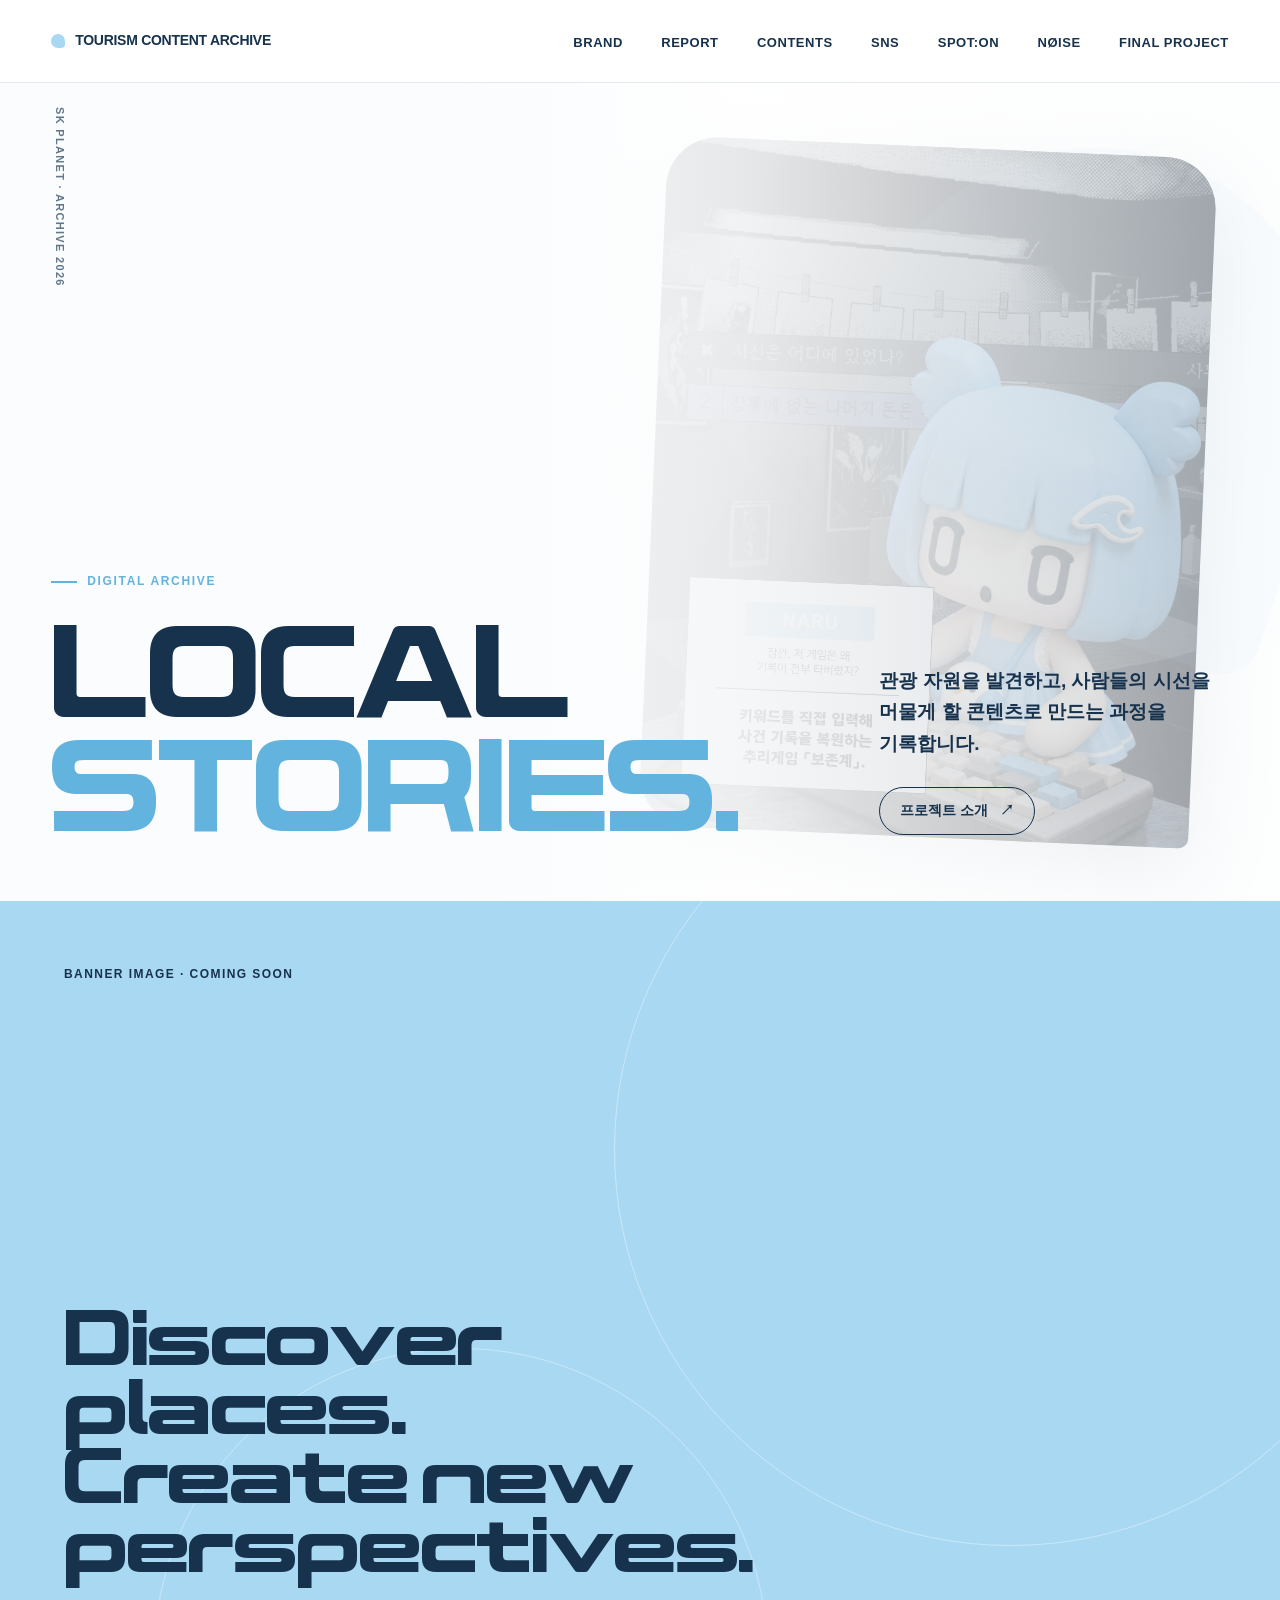
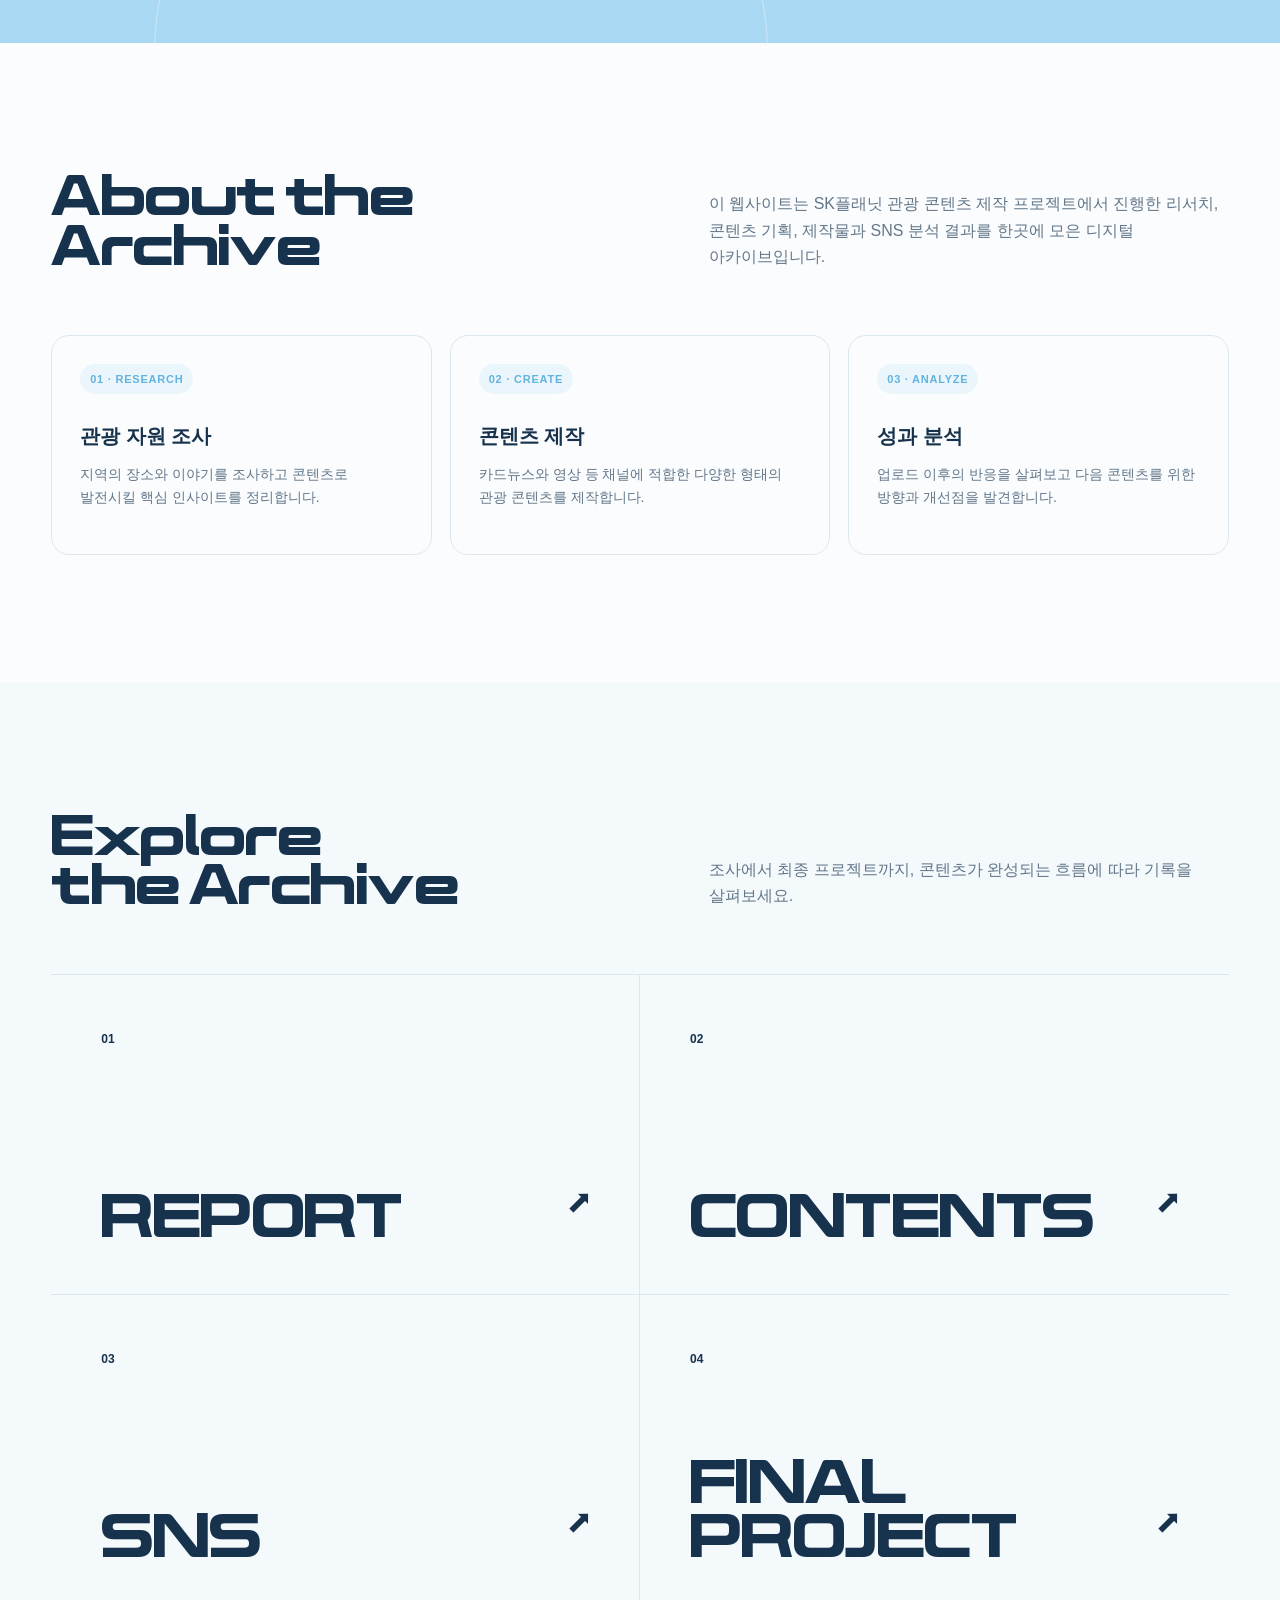
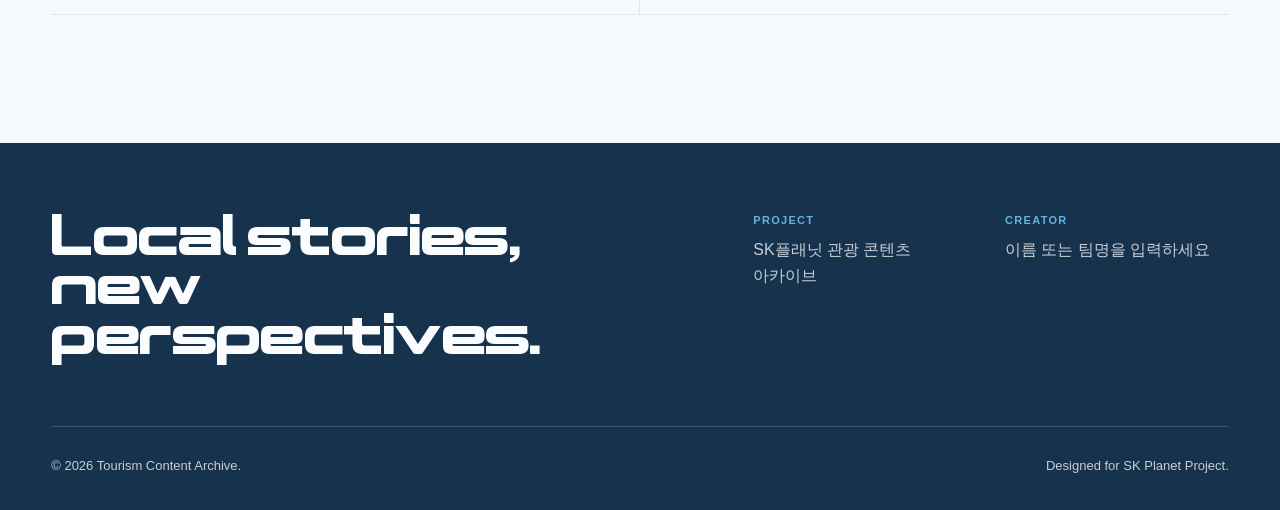
<file: index.html>
<!doctype html>
<html lang="ko">
<head>
  <meta charset="utf-8">
  <meta name="viewport" content="width=device-width, initial-scale=1">
  <meta name="description" content="SK플래닛 관광 콘텐츠 제작 과정과 결과물을 기록하는 디지털 아카이브입니다.">
  <meta name="theme-color" content="#a9d8f3">
  <title>Tourism Content Archive</title>
  <link rel="icon" href="assets/images/common/favicon.svg" type="image/svg+xml">
  <link rel="stylesheet" href="assets/css/reset.css">
  <link rel="stylesheet" href="assets/css/variables.css">
  <link rel="stylesheet" href="assets/css/common.css">
  <link rel="stylesheet" href="assets/css/pages.css">
  <link rel="stylesheet" href="assets/css/responsive.css">
  <script src="assets/js/main.js" defer></script>
</head>
<body>
  <a class="skip-link" href="#main-content">본문 바로가기</a>
  <header class="site-header">
    <div class="container header-inner">
      <a class="brand" href="index.html" aria-label="Tourism Content Archive 홈">
        <span class="brand-mark" aria-hidden="true"></span>
        <span class="brand-text">TOURISM CONTENT ARCHIVE</span>
      </a>
      <button class="menu-toggle" type="button" aria-expanded="false" aria-controls="site-navigation" aria-label="메뉴 열기">
        <span class="menu-toggle-lines" aria-hidden="true"></span>
      </button>
      <nav class="site-nav" id="site-navigation" aria-label="주요 메뉴">
        <ul>
          <li><a href="brand.html">BRAND</a></li>
          <li><a href="report.html">REPORT</a></li>
          <li><a href="contents.html">CONTENTS</a></li>
          <li><a href="sns.html">SNS</a></li>
          <li><a href="spoton.html">SPOT:ON</a></li>
          <li><a href="noise.html">NØISE</a></li>
          <li><a href="final.html">FINAL PROJECT</a></li>
        </ul>
      </nav>
    </div>
  </header>

  <main id="main-content">
    <section class="hero">
      <span class="hero-index" aria-hidden="true">SK PLANET · ARCHIVE 2026</span>
      <div class="hero-content-backdrop" data-hero-backdrop aria-hidden="true">
        <img class="hero-backdrop-image is-active" src="assets/images/contents/naru-cardnews-01.jpg" alt="">
        <img class="hero-backdrop-image" src="assets/images/contents/naru-cardnews-02.jpg" alt="">
        <img class="hero-backdrop-image" src="assets/images/contents/naru-cardnews-03.jpg" alt="">
      </div>
      <div class="container hero-grid">
        <div>
          <p class="eyebrow">Digital Archive</p>
          <h1 class="hero-title">LOCAL<span>STORIES.</span></h1>
        </div>
        <div class="hero-copy">
          <p>관광 자원을 발견하고, 사람들의 시선을 머물게 할 콘텐츠로 만드는 과정을 기록합니다.</p>
          <a class="button" href="#about">프로젝트 소개</a>
        </div>
      </div>
    </section>

    <section class="banner-placeholder" aria-label="메인 배너 이미지 예정 영역">
      <div class="banner-content">
        <span class="banner-label">BANNER IMAGE · COMING SOON</span>
        <p class="banner-copy">Discover places.<br>Create new perspectives.</p>
      </div>
    </section>

    <section class="section" id="about">
      <div class="container">
        <div class="section-head">
          <h2 class="section-title">About the<br>Archive</h2>
          <p class="section-description">이 웹사이트는 SK플래닛 관광 콘텐츠 제작 프로젝트에서 진행한 리서치, 콘텐츠 기획, 제작물과 SNS 분석 결과를 한곳에 모은 디지털 아카이브입니다.</p>
        </div>
        <div class="project-facts">
          <article class="fact-card">
            <span class="tag">01 · RESEARCH</span>
            <strong>관광 자원 조사</strong>
            <p>지역의 장소와 이야기를 조사하고 콘텐츠로 발전시킬 핵심 인사이트를 정리합니다.</p>
          </article>
          <article class="fact-card">
            <span class="tag">02 · CREATE</span>
            <strong>콘텐츠 제작</strong>
            <p>카드뉴스와 영상 등 채널에 적합한 다양한 형태의 관광 콘텐츠를 제작합니다.</p>
          </article>
          <article class="fact-card">
            <span class="tag">03 · ANALYZE</span>
            <strong>성과 분석</strong>
            <p>업로드 이후의 반응을 살펴보고 다음 콘텐츠를 위한 방향과 개선점을 발견합니다.</p>
          </article>
        </div>
      </div>
    </section>

    <section class="section section--soft" aria-labelledby="archive-heading">
      <div class="container">
        <div class="section-head">
          <h2 class="section-title" id="archive-heading">Explore<br>the Archive</h2>
          <p class="section-description">조사에서 최종 프로젝트까지, 콘텐츠가 완성되는 흐름에 따라 기록을 살펴보세요.</p>
        </div>
        <div class="archive-grid">
          <a class="archive-link" href="report.html"><span class="archive-number">01</span><span class="archive-name">REPORT</span></a>
          <a class="archive-link" href="contents.html"><span class="archive-number">02</span><span class="archive-name">CONTENTS</span></a>
          <a class="archive-link" href="sns.html"><span class="archive-number">03</span><span class="archive-name">SNS</span></a>
          <a class="archive-link" href="final.html"><span class="archive-number">04</span><span class="archive-name">FINAL PROJECT</span></a>
        </div>
      </div>
    </section>
  </main>

  <footer class="site-footer">
    <div class="container">
      <div class="footer-top">
        <p class="footer-title">Local stories,<br>new perspectives.</p>
        <div class="footer-meta">
          <div><span class="footer-label">PROJECT</span><p>SK플래닛 관광 콘텐츠 아카이브</p></div>
          <div><span class="footer-label">CREATOR</span><p>이름 또는 팀명을 입력하세요</p></div>
        </div>
      </div>
      <div class="footer-bottom">
        <p>© <span data-current-year>2026</span> Tourism Content Archive.</p>
        <p>Designed for SK Planet Project.</p>
      </div>
    </div>
  </footer>
</body>
</html>
</file>
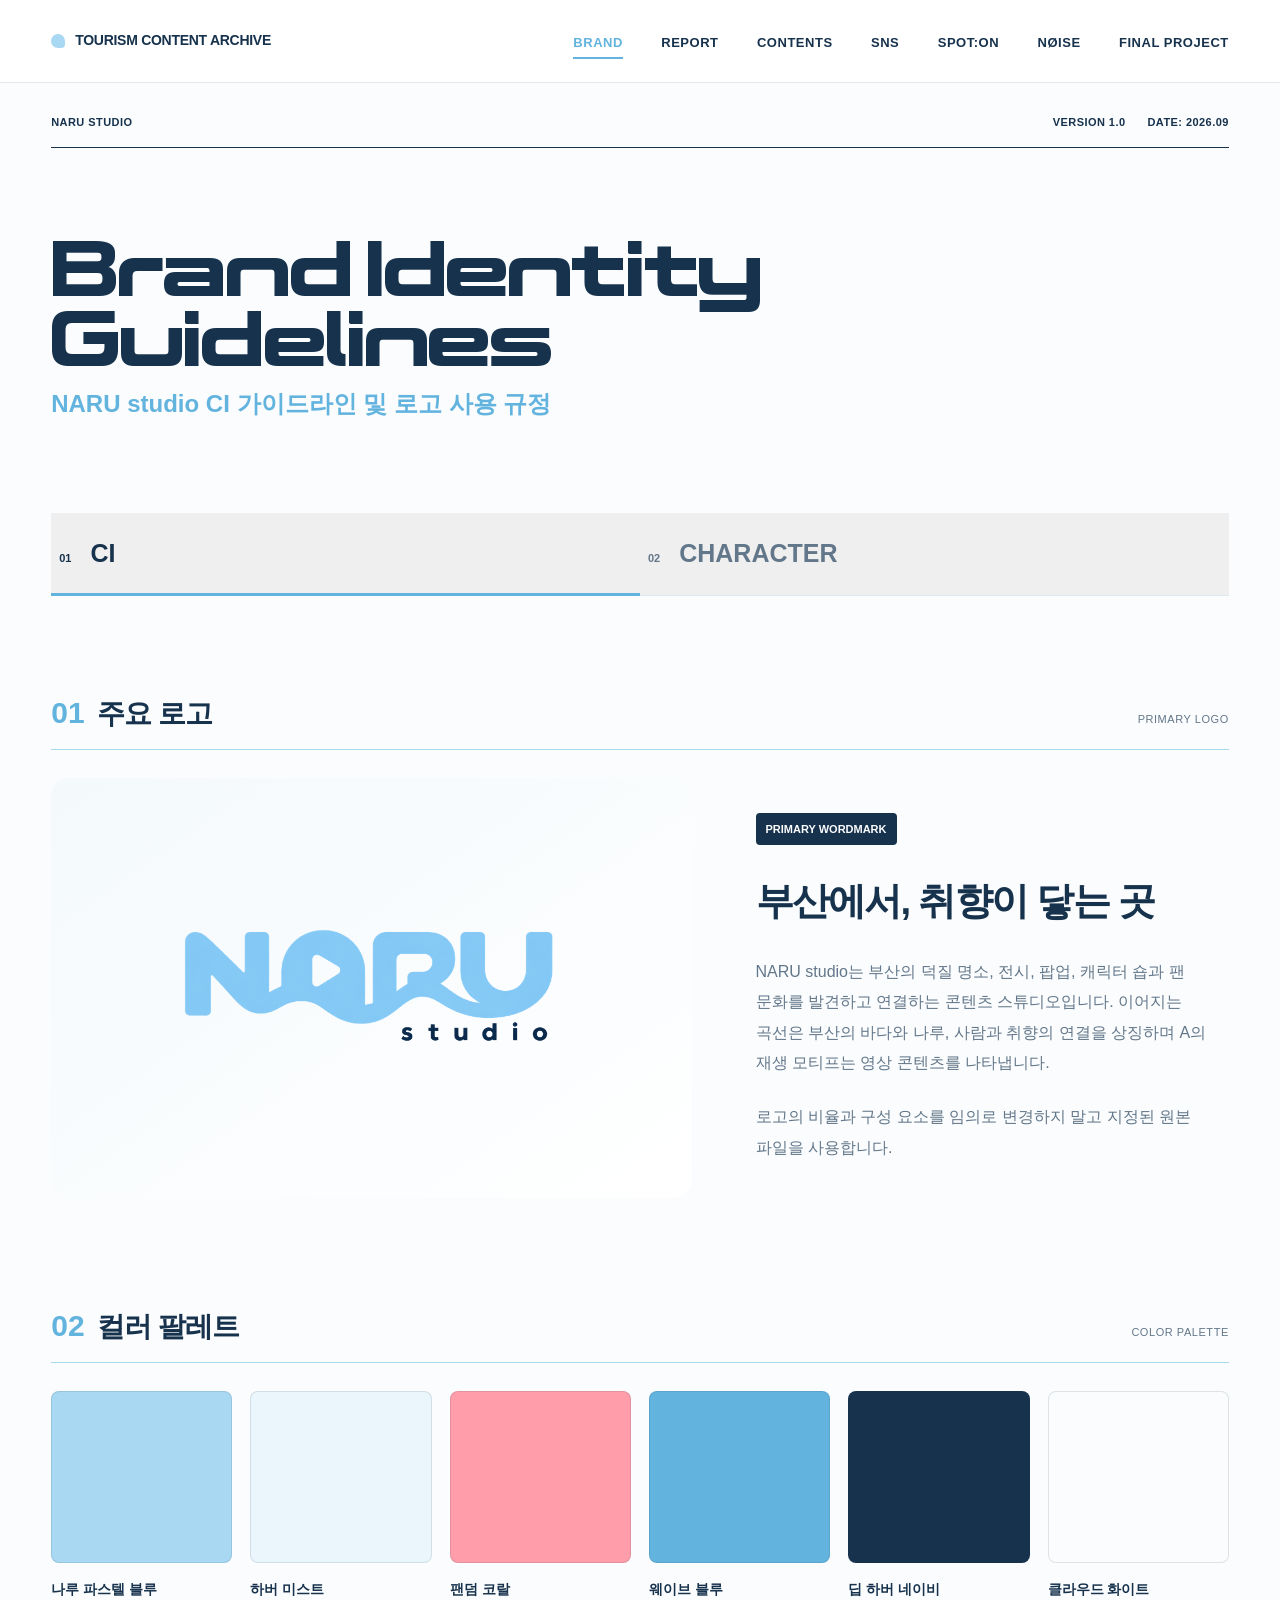
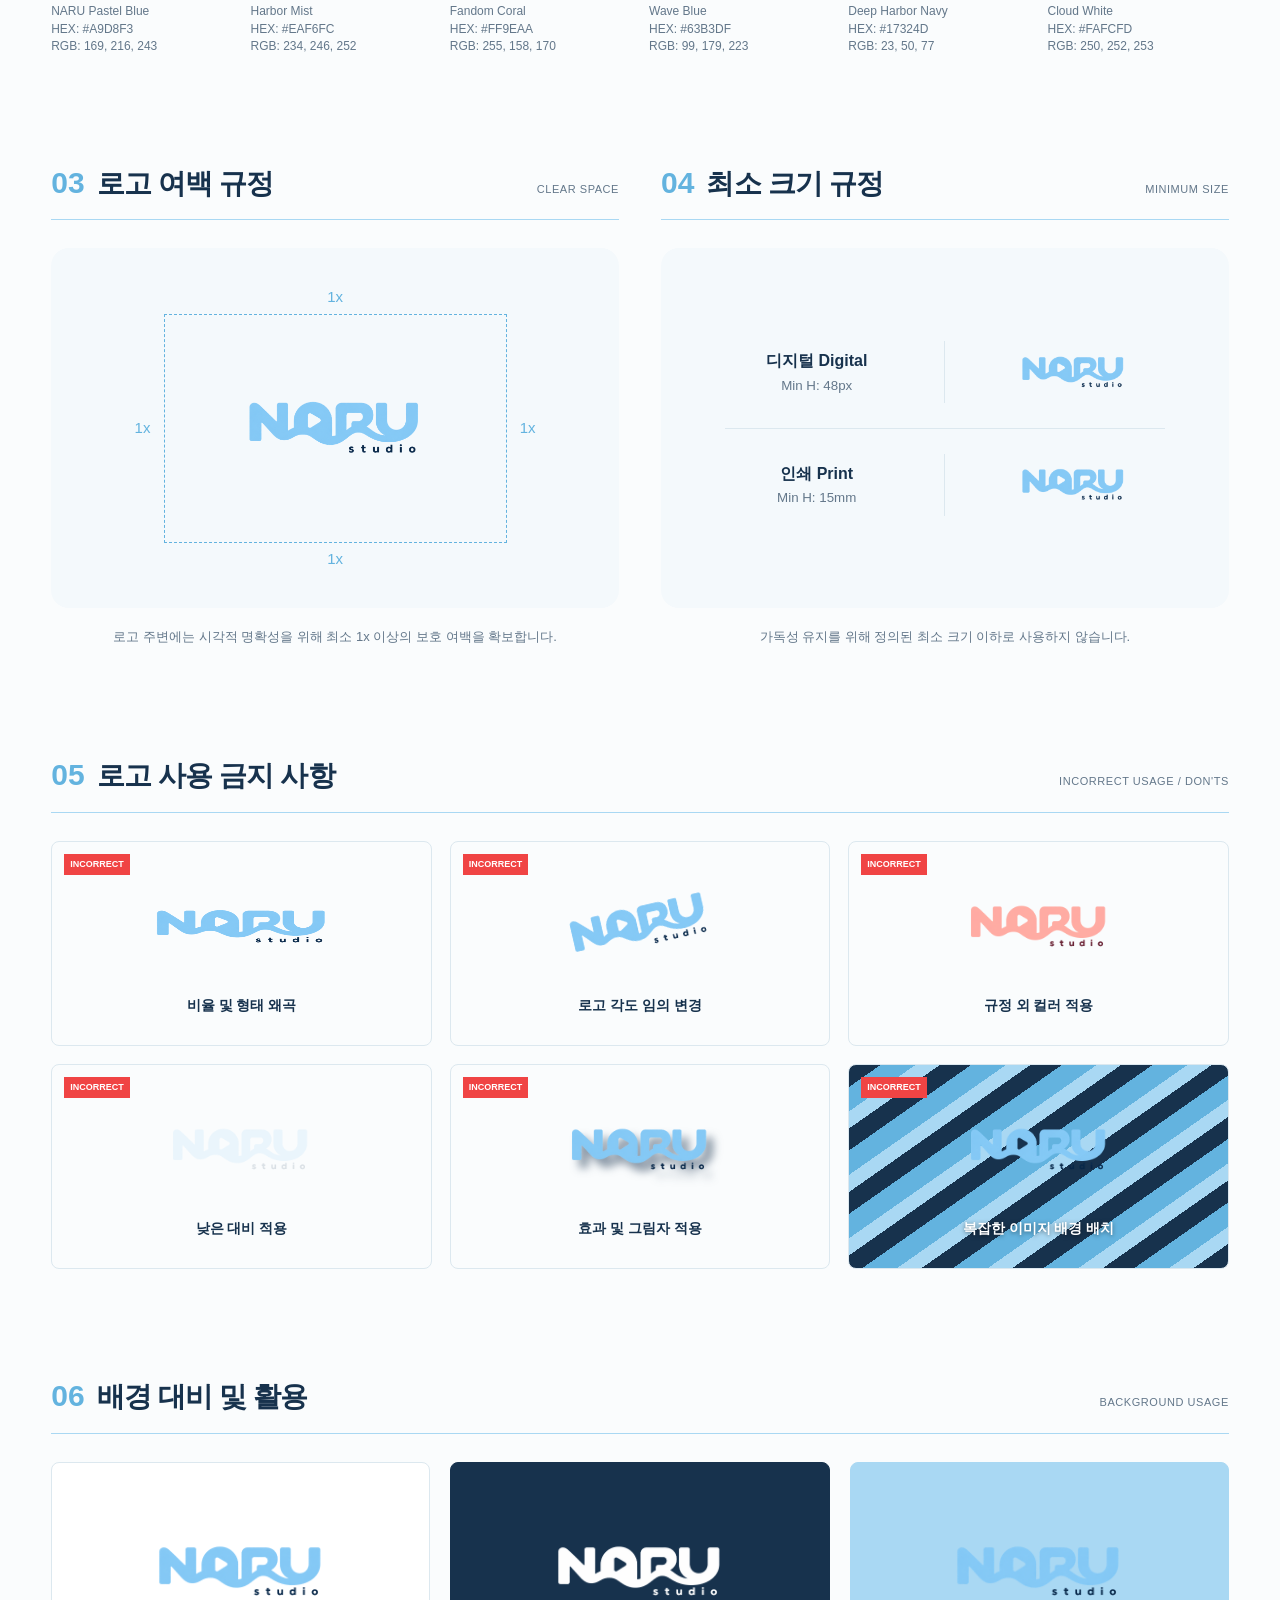
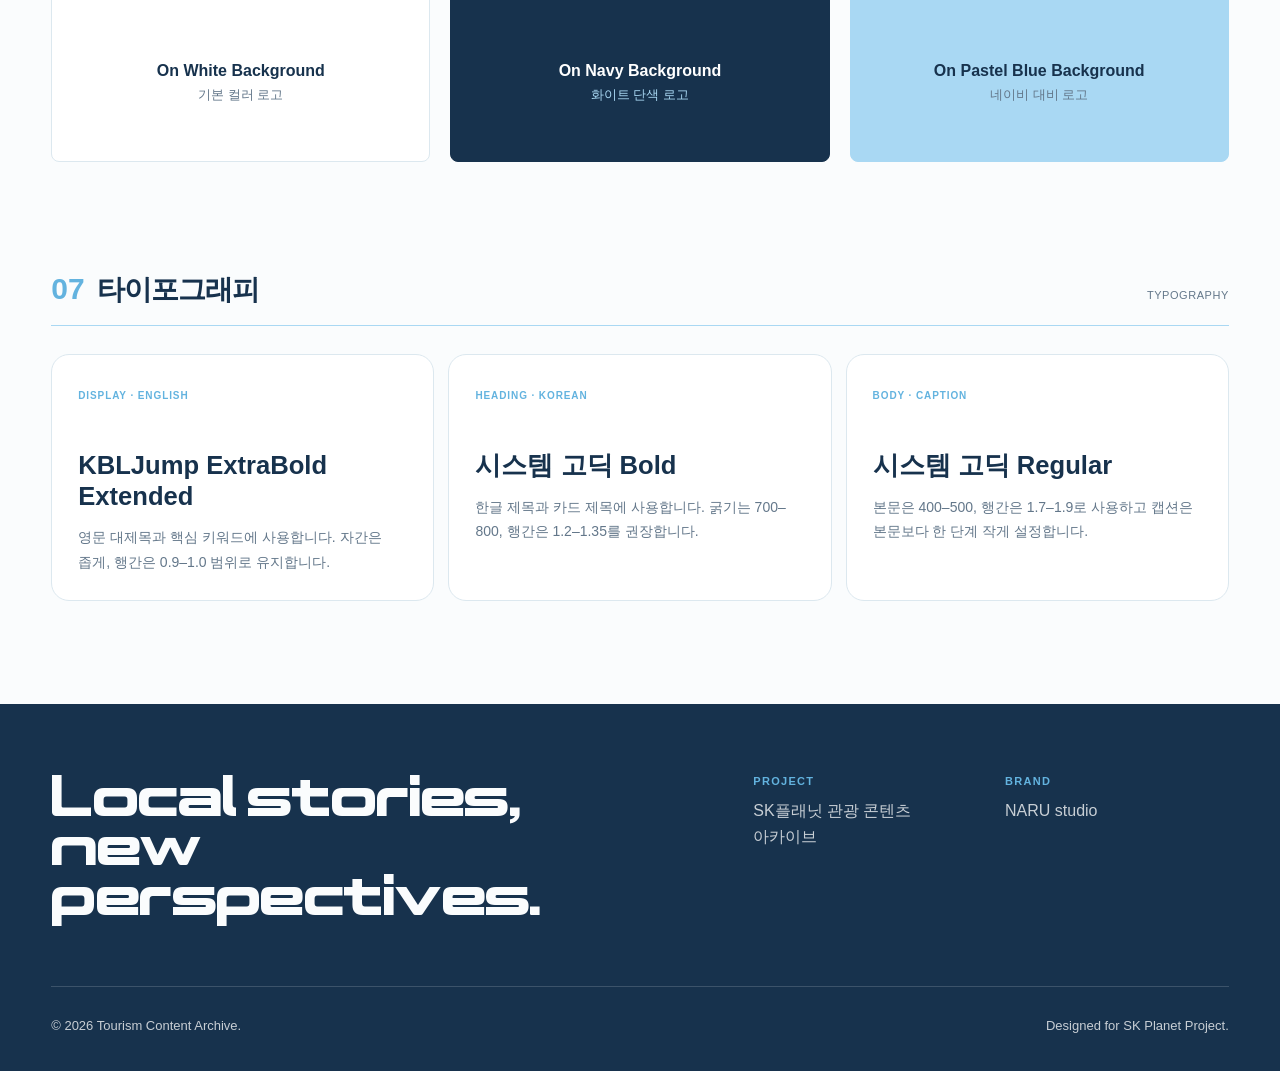
<file: brand.html>
<!doctype html>
<html lang="ko">
<head>
  <meta charset="utf-8">
  <meta name="viewport" content="width=device-width, initial-scale=1">
  <meta name="description" content="NARU studio의 브랜드 아이덴티티와 CI 로고 사용 가이드입니다.">
  <meta name="theme-color" content="#a9d8f3">
  <title>Brand · NARU Studio</title>
  <link rel="icon" href="assets/images/common/favicon.svg" type="image/svg+xml">
  <link rel="stylesheet" href="assets/css/reset.css">
  <link rel="stylesheet" href="assets/css/variables.css">
  <link rel="stylesheet" href="assets/css/common.css">
  <link rel="stylesheet" href="assets/css/pages.css">
  <link rel="stylesheet" href="assets/css/responsive.css">
  <script src="assets/js/main.js" defer></script>
</head>
<body>
  <a class="skip-link" href="#main-content">본문 바로가기</a>
  <header class="site-header">
    <div class="container header-inner">
      <a class="brand" href="index.html" aria-label="Tourism Content Archive 홈">
        <span class="brand-mark" aria-hidden="true"></span>
        <span class="brand-text">TOURISM CONTENT ARCHIVE</span>
      </a>
      <button class="menu-toggle" type="button" aria-expanded="false" aria-controls="site-navigation" aria-label="메뉴 열기">
        <span class="menu-toggle-lines" aria-hidden="true"></span>
      </button>
      <nav class="site-nav" id="site-navigation" aria-label="주요 메뉴">
        <ul>
          <li><a href="brand.html" aria-current="page">BRAND</a></li>
          <li><a href="report.html">REPORT</a></li>
          <li><a href="contents.html">CONTENTS</a></li>
          <li><a href="sns.html">SNS</a></li>
          <li><a href="spoton.html">SPOT:ON</a></li>
          <li><a href="noise.html">NØISE</a></li>
          <li><a href="final.html">FINAL PROJECT</a></li>
        </ul>
      </nav>
    </div>
  </header>

  <main class="brand-guide" id="main-content">
    <div class="container">
      <div class="brand-guide-meta">
        <strong>NARU STUDIO</strong>
        <div><span>VERSION 1.0</span><span>DATE: 2026.09</span></div>
      </div>

      <header class="brand-guide-title">
        <h1>Brand Identity Guidelines</h1>
        <p>NARU studio CI 가이드라인 및 로고 사용 규정</p>
      </header>

      <nav class="brand-tabs" role="tablist" aria-label="브랜드 가이드 분류">
        <button class="brand-tab is-active" id="brand-tab-ci" type="button" role="tab" aria-selected="true" aria-controls="brand-panel-ci" tabindex="0" data-brand-tab="ci">
          <span>01</span> CI
        </button>
        <button class="brand-tab" id="brand-tab-character" type="button" role="tab" aria-selected="false" aria-controls="brand-panel-character" tabindex="-1" data-brand-tab="character">
          <span>02</span> CHARACTER
        </button>
      </nav>

      <div class="brand-tab-panel" id="brand-panel-ci" role="tabpanel" aria-labelledby="brand-tab-ci" data-brand-panel="ci">

      <section class="guide-section" aria-labelledby="primary-logo-heading">
        <div class="guide-section-heading"><span class="guide-number">01</span><h2 id="primary-logo-heading">주요 로고</h2><span>PRIMARY LOGO</span></div>
        <div class="brand-intro-grid">
          <figure class="brand-logo-stage"><img src="assets/images/common/naru-logo.png" alt="물결 형태의 NARU studio 기본 로고"></figure>
          <div class="brand-story">
            <span class="brand-story-label">PRIMARY WORDMARK</span>
            <h3>부산에서, 취향이 닿는 곳</h3>
            <p>NARU studio는 부산의 덕질 명소, 전시, 팝업, 캐릭터 숍과 팬 문화를 발견하고 연결하는 콘텐츠 스튜디오입니다. 이어지는 곡선은 부산의 바다와 나루, 사람과 취향의 연결을 상징하며 A의 재생 모티프는 영상 콘텐츠를 나타냅니다.</p>
            <p>로고의 비율과 구성 요소를 임의로 변경하지 말고 지정된 원본 파일을 사용합니다.</p>
          </div>
        </div>
      </section>

      <section class="guide-section" aria-labelledby="palette-heading">
        <div class="guide-section-heading"><span class="guide-number">02</span><h2 id="palette-heading">컬러 팔레트</h2><span>COLOR PALETTE</span></div>
        <div class="palette-grid">
          <article class="palette-chip" style="--swatch:#a9d8f3"><div class="palette-swatch"></div><strong>나루 파스텔 블루</strong><span>NARU Pastel Blue</span><small>HEX: #A9D8F3</small><small>RGB: 169, 216, 243</small></article>
          <article class="palette-chip" style="--swatch:#eaf6fc"><div class="palette-swatch"></div><strong>하버 미스트</strong><span>Harbor Mist</span><small>HEX: #EAF6FC</small><small>RGB: 234, 246, 252</small></article>
          <article class="palette-chip" style="--swatch:#ff9eaa"><div class="palette-swatch"></div><strong>팬덤 코랄</strong><span>Fandom Coral</span><small>HEX: #FF9EAA</small><small>RGB: 255, 158, 170</small></article>
          <article class="palette-chip" style="--swatch:#63b3df"><div class="palette-swatch"></div><strong>웨이브 블루</strong><span>Wave Blue</span><small>HEX: #63B3DF</small><small>RGB: 99, 179, 223</small></article>
          <article class="palette-chip" style="--swatch:#17324d"><div class="palette-swatch"></div><strong>딥 하버 네이비</strong><span>Deep Harbor Navy</span><small>HEX: #17324D</small><small>RGB: 23, 50, 77</small></article>
          <article class="palette-chip" style="--swatch:#fafcfd"><div class="palette-swatch"></div><strong>클라우드 화이트</strong><span>Cloud White</span><small>HEX: #FAFCFD</small><small>RGB: 250, 252, 253</small></article>
        </div>
      </section>

      <div class="rules-grid">
        <section class="guide-section" aria-labelledby="clear-space-heading">
          <div class="guide-section-heading"><span class="guide-number">03</span><h2 id="clear-space-heading">로고 여백 규정</h2><span>CLEAR SPACE</span></div>
          <div class="rule-card"><div class="clear-space-box"><img src="assets/images/common/naru-logo.png" alt="보호 여백이 표시된 NARU studio 로고"><span>1x</span><span>1x</span><span>1x</span><span>1x</span></div></div>
          <p class="rule-caption">로고 주변에는 시각적 명확성을 위해 최소 1x 이상의 보호 여백을 확보합니다.</p>
        </section>

        <section class="guide-section" aria-labelledby="minimum-heading">
          <div class="guide-section-heading"><span class="guide-number">04</span><h2 id="minimum-heading">최소 크기 규정</h2><span>MINIMUM SIZE</span></div>
          <div class="rule-card"><div class="minimum-size-list">
            <div class="minimum-size-row"><div><strong>디지털 Digital</strong><small>Min H: 48px</small></div><i aria-hidden="true"></i><img src="assets/images/common/naru-logo.png" alt="디지털 최소 크기 로고 예시"></div>
            <div class="minimum-size-row"><div><strong>인쇄 Print</strong><small>Min H: 15mm</small></div><i aria-hidden="true"></i><img src="assets/images/common/naru-logo.png" alt="인쇄 최소 크기 로고 예시"></div>
          </div></div>
          <p class="rule-caption">가독성 유지를 위해 정의된 최소 크기 이하로 사용하지 않습니다.</p>
        </section>
      </div>

      <section class="guide-section" aria-labelledby="incorrect-heading">
        <div class="guide-section-heading"><span class="guide-number">05</span><h2 id="incorrect-heading">로고 사용 금지 사항</h2><span>INCORRECT USAGE / DON'TS</span></div>
        <div class="dont-grid">
          <article class="dont-card dont-card--stretch"><img src="assets/images/common/naru-logo.png" alt=""><p>비율 및 형태 왜곡</p></article>
          <article class="dont-card dont-card--rotate"><img src="assets/images/common/naru-logo.png" alt=""><p>로고 각도 임의 변경</p></article>
          <article class="dont-card dont-card--coral"><img src="assets/images/common/naru-logo.png" alt=""><p>규정 외 컬러 적용</p></article>
          <article class="dont-card dont-card--fade"><img src="assets/images/common/naru-logo.png" alt=""><p>낮은 대비 적용</p></article>
          <article class="dont-card dont-card--effect"><img src="assets/images/common/naru-logo.png" alt=""><p>효과 및 그림자 적용</p></article>
          <article class="dont-card dont-card--busy"><img src="assets/images/common/naru-logo.png" alt=""><p>복잡한 이미지 배경 배치</p></article>
        </div>
      </section>

      <section class="guide-section" aria-labelledby="background-heading">
        <div class="guide-section-heading"><span class="guide-number">06</span><h2 id="background-heading">배경 대비 및 활용</h2><span>BACKGROUND USAGE</span></div>
        <div class="background-grid">
          <article class="background-card"><img src="assets/images/common/naru-logo.png" alt="흰 배경 위 NARU studio 기본 로고"><strong>On White Background</strong><span>기본 컬러 로고</span></article>
          <article class="background-card background-card--navy"><img src="assets/images/common/naru-logo.png" alt="네이비 배경 위 NARU studio 화이트 로고"><strong>On Navy Background</strong><span>화이트 단색 로고</span></article>
          <article class="background-card background-card--pastel"><img src="assets/images/common/naru-logo.png" alt="파스텔 블루 배경 위 NARU studio 로고"><strong>On Pastel Blue Background</strong><span>네이비 대비 로고</span></article>
        </div>
      </section>

      <section class="guide-section" aria-labelledby="typography-heading">
        <div class="guide-section-heading"><span class="guide-number">07</span><h2 id="typography-heading">타이포그래피</h2><span>TYPOGRAPHY</span></div>
        <div class="typography-guide-grid">
          <article><span>DISPLAY · ENGLISH</span><strong>KBLJump ExtraBold Extended</strong><p>영문 대제목과 핵심 키워드에 사용합니다. 자간은 좁게, 행간은 0.9–1.0 범위로 유지합니다.</p></article>
          <article><span>HEADING · KOREAN</span><strong>시스템 고딕 Bold</strong><p>한글 제목과 카드 제목에 사용합니다. 굵기는 700–800, 행간은 1.2–1.35를 권장합니다.</p></article>
          <article><span>BODY · CAPTION</span><strong>시스템 고딕 Regular</strong><p>본문은 400–500, 행간은 1.7–1.9로 사용하고 캡션은 본문보다 한 단계 작게 설정합니다.</p></article>
        </div>
      </section>
      </div>

      <div class="brand-tab-panel" id="brand-panel-character" role="tabpanel" aria-labelledby="brand-tab-character" data-brand-panel="character" hidden>
        <nav class="character-selector" aria-label="캐릭터 선택">
          <a class="character-selector-button" href="#character-naru">
            <span>01</span><strong>NARU</strong><small>ORIGINAL CHARACTER</small>
          </a>
          <a class="character-selector-button" href="#character-bukangi">
            <span>02</span><strong>부크</strong><small>REIMAGINED CHARACTER</small>
          </a>
        </nav>

        <div class="character-entry" id="character-naru">
        <section class="character-hero" aria-labelledby="character-heading">
          <div class="character-portrait">
            <span class="character-portrait-label">NARU STUDIO · OFFICIAL CHARACTER</span>
            <img src="assets/images/brand/naru-introduction.png" alt="하늘색 머리와 원피스를 입고 손을 흔드는 NARU 캐릭터 전신">
          </div>
          <div class="character-copy">
            <span class="character-eyebrow">MEET OUR CHARACTER</span>
            <h2 id="character-heading">NARU</h2>
            <p>부산의 반짝이는 취향과 이야기를 찾아 나서는 호기심 많은 안내자.<br>파도처럼 가볍게 다가와 새로운 즐거움과 사람을 이어줍니다.</p>
            <dl class="character-profile">
              <div><dt>NAME</dt><dd>NARU</dd></div>
              <div><dt>KEY COLOR</dt><dd><i aria-hidden="true"></i> NARU BLUE</dd></div>
              <div><dt>PERSONALITY</dt><dd>CURIOUS · FRIENDLY</dd></div>
            </dl>
          </div>
        </section>

        <section class="guide-section character-motion" aria-labelledby="character-motion-heading">
          <div class="guide-section-heading"><span class="guide-number">01</span><h2 id="character-motion-heading">NARU 애니메이션</h2><span>NARU IN MOTION</span></div>
          <p class="character-motion-intro">표정과 움직임으로 만나는 NARU의 세 가지 순간입니다.</p>
          <div class="character-motion-grid">
            <article class="character-motion-card">
              <div class="character-motion-video">
                <video autoplay muted loop playsinline controls preload="metadata" aria-label="호기심을 표현하는 NARU 애니메이션">
                  <source src="assets/videos/brand/naru-curiosity.mp4" type="video/mp4">
                  브라우저가 동영상 재생을 지원하지 않습니다.
                </video>
                <span aria-hidden="true">01</span>
              </div>
              <div class="character-motion-caption"><h3>호기심</h3><small>CURIOSITY</small></div>
            </article>
            <article class="character-motion-card">
              <div class="character-motion-video">
                <video autoplay muted loop playsinline controls preload="metadata" aria-label="인사하는 NARU 애니메이션">
                  <source src="assets/videos/brand/naru-greeting.mp4" type="video/mp4">
                  브라우저가 동영상 재생을 지원하지 않습니다.
                </video>
                <span aria-hidden="true">02</span>
              </div>
              <div class="character-motion-caption"><h3>인사</h3><small>GREETING</small></div>
            </article>
            <article class="character-motion-card">
              <div class="character-motion-video">
                <video autoplay muted loop playsinline controls preload="metadata" aria-label="새로운 친구를 소개하는 NARU 애니메이션">
                  <source src="assets/videos/brand/naru-new-friend.mp4" type="video/mp4">
                  브라우저가 동영상 재생을 지원하지 않습니다.
                </video>
                <span aria-hidden="true">03</span>
              </div>
              <div class="character-motion-caption"><h3>새로운 친구 소개</h3><small>MEET A NEW FRIEND</small></div>
            </article>
          </div>
        </section>

        <section class="guide-section character-turnaround" aria-labelledby="turnaround-heading">
          <div class="guide-section-heading"><span class="guide-number">02</span><h2 id="turnaround-heading">캐릭터 삼면도</h2><span>CHARACTER TURNAROUND</span></div>
          <figure class="turnaround-image">
            <img src="assets/images/brand/naru-turnaround.png" alt="NARU 캐릭터의 정면, 측면, 후면 삼면도">
          </figure>
        </section>
        </div>

        <div class="character-entry character-entry--bukangi" id="character-bukangi">
          <section class="character-hero character-hero--bukangi" aria-labelledby="bukangi-heading">
            <div class="character-portrait character-portrait--bukangi">
              <span class="character-portrait-label">NARU STUDIO · REIMAGINED CHARACTER</span>
              <img src="assets/images/brand/bukangi-naru-profile.png" alt="하늘색 후드와 헤드폰을 착용한 상어 캐릭터 부크">
            </div>
            <div class="character-copy">
              <span class="character-eyebrow">MEET OUR CHARACTER</span>
              <h2 id="bukangi-heading">부크</h2>
              <p>부산에 찾아온 상어를<br>NARU studio의 방식으로 재해석했습니다.</p>
              <dl class="character-profile">
                <div><dt>NAME</dt><dd>부크</dd></div>
                <div><dt>KEY COLOR</dt><dd><i aria-hidden="true"></i> NARU BLUE</dd></div>
                <div><dt>ORIGIN</dt><dd>BUSAN</dd></div>
              </dl>
            </div>
          </section>

          <section class="guide-section character-turnaround" aria-labelledby="bukangi-turnaround-heading">
            <div class="guide-section-heading"><span class="guide-number">01</span><h2 id="bukangi-turnaround-heading">캐릭터 삼면도</h2><span>CHARACTER TURNAROUND</span></div>
            <figure class="turnaround-image turnaround-image--bukangi">
              <img src="assets/images/brand/bukangi-naru-turnaround.png" alt="부크의 정면, 좌우 측면, 후면 디자인">
            </figure>
          </section>
        </div>

        <section class="guide-section character-usage" aria-labelledby="character-usage-heading">
          <div class="guide-section-heading"><span class="guide-number">03</span><h2 id="character-usage-heading">캐릭터 활용 규정</h2><span>CHARACTER USAGE</span></div>
          <div class="character-usage-grid">
            <article><span>01 · MINIMUM SIZE</span><strong>디지털 최소 높이 120px</strong><p>표정과 실루엣이 식별되는 크기 이상으로 사용합니다.</p></article>
            <article><span>02 · BACKGROUND</span><strong>단색·저채도 배경 권장</strong><p>캐릭터의 외곽선과 주요 색상이 분명히 보이는 배경을 선택합니다.</p></article>
            <article><span>03 · PROPORTION</span><strong>원본 비율 유지</strong><p>가로·세로 비율, 얼굴과 신체의 형태를 임의로 변경하지 않습니다.</p></article>
            <article><span>04 · EFFECTS</span><strong>임의 변형 금지</strong><p>색상 변경, 좌우 반전, 과도한 그림자와 필터 적용을 금지합니다.</p></article>
          </div>
        </section>
      </div>
    </div>
  </main>

  <footer class="site-footer">
    <div class="container">
      <div class="footer-top"><p class="footer-title">Local stories,<br>new perspectives.</p><div class="footer-meta"><div><span class="footer-label">PROJECT</span><p>SK플래닛 관광 콘텐츠 아카이브</p></div><div><span class="footer-label">BRAND</span><p>NARU studio</p></div></div></div>
      <div class="footer-bottom"><p>© <span data-current-year>2026</span> Tourism Content Archive.</p><p>Designed for SK Planet Project.</p></div>
    </div>
  </footer>
</body>
</html>
</file>
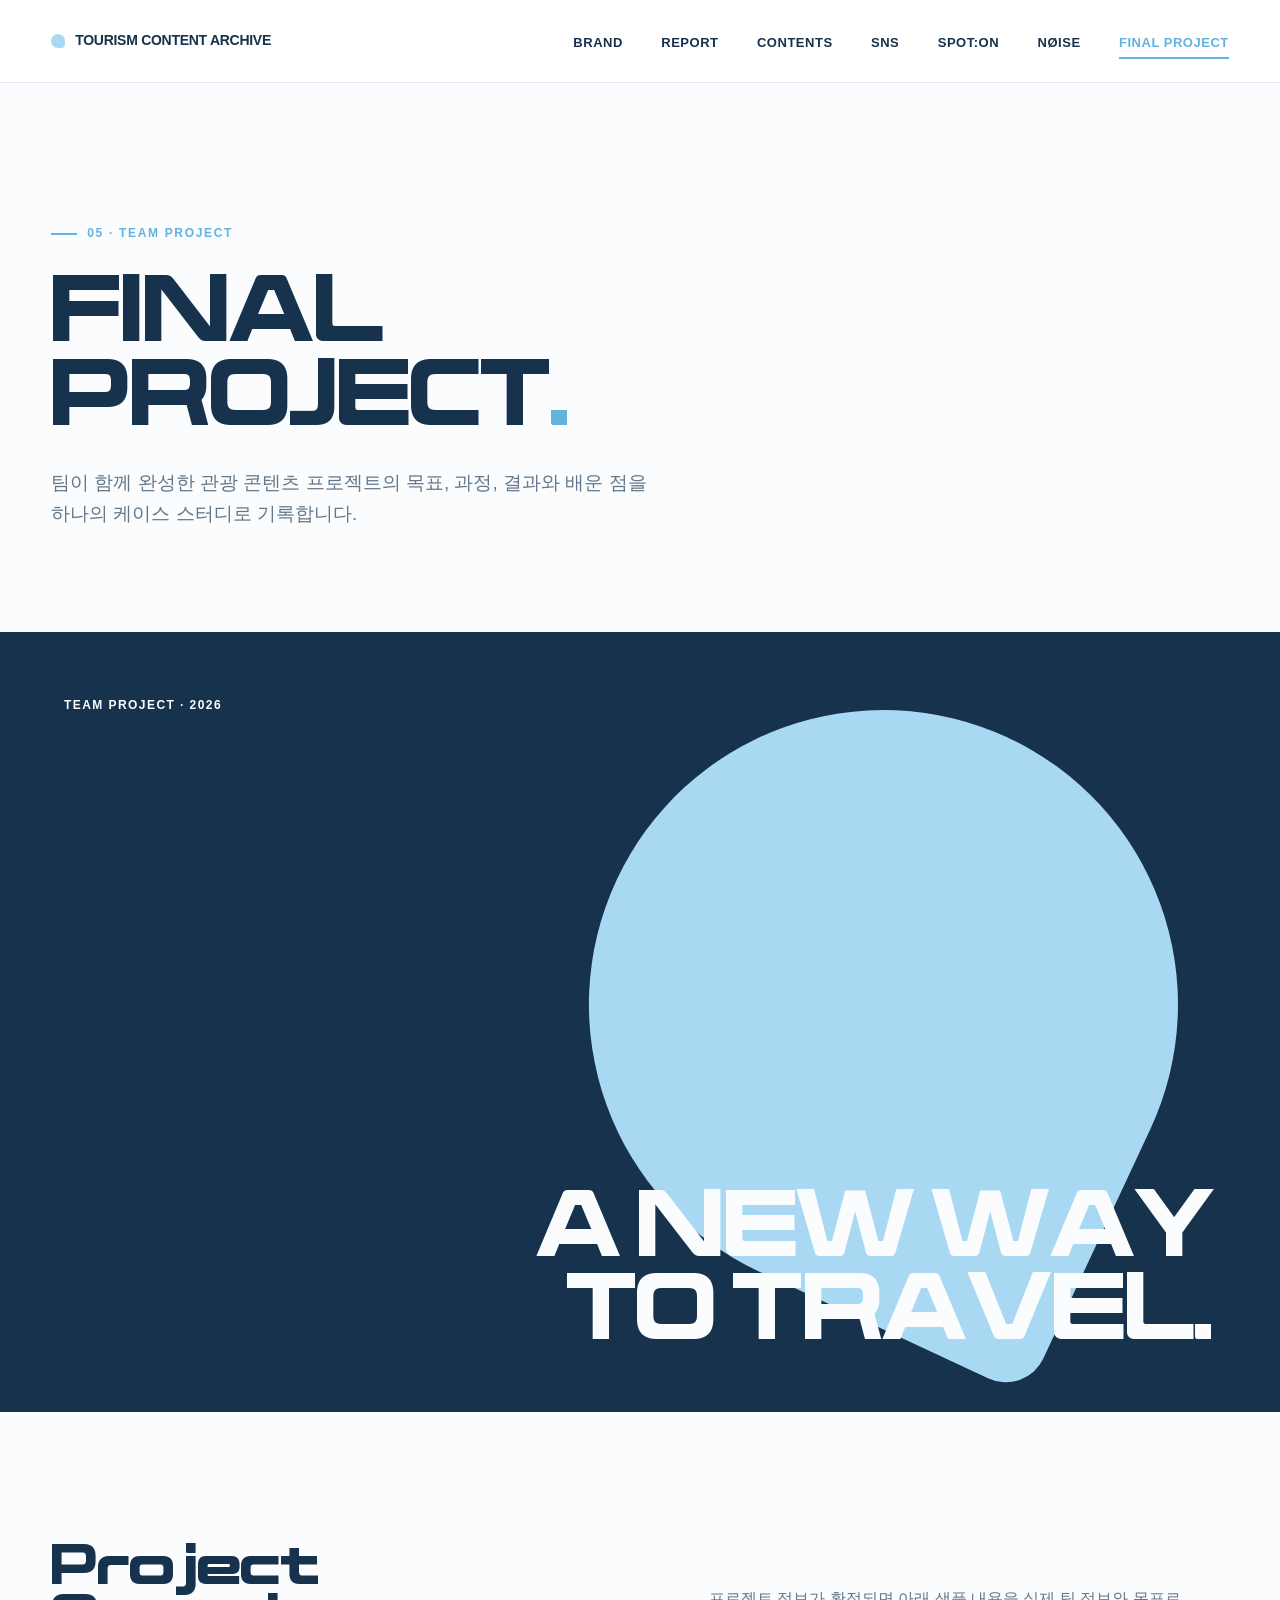
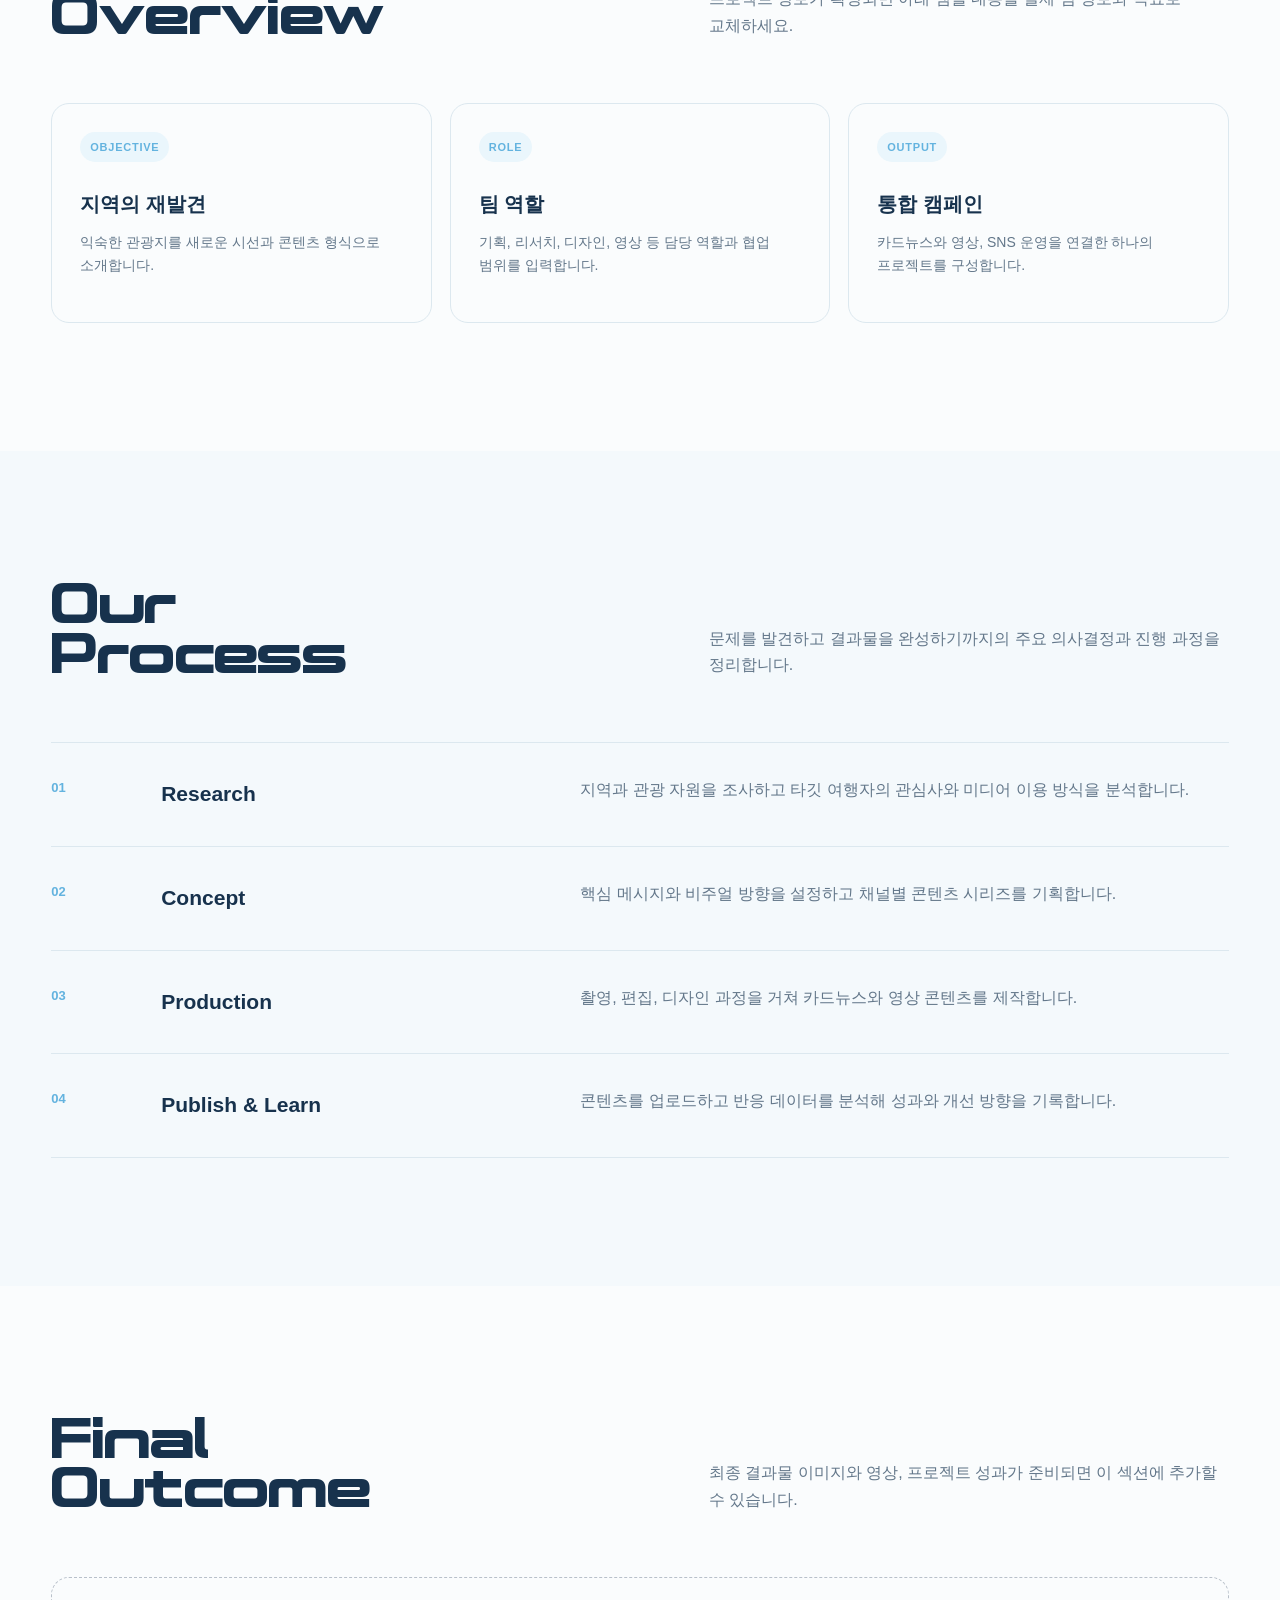
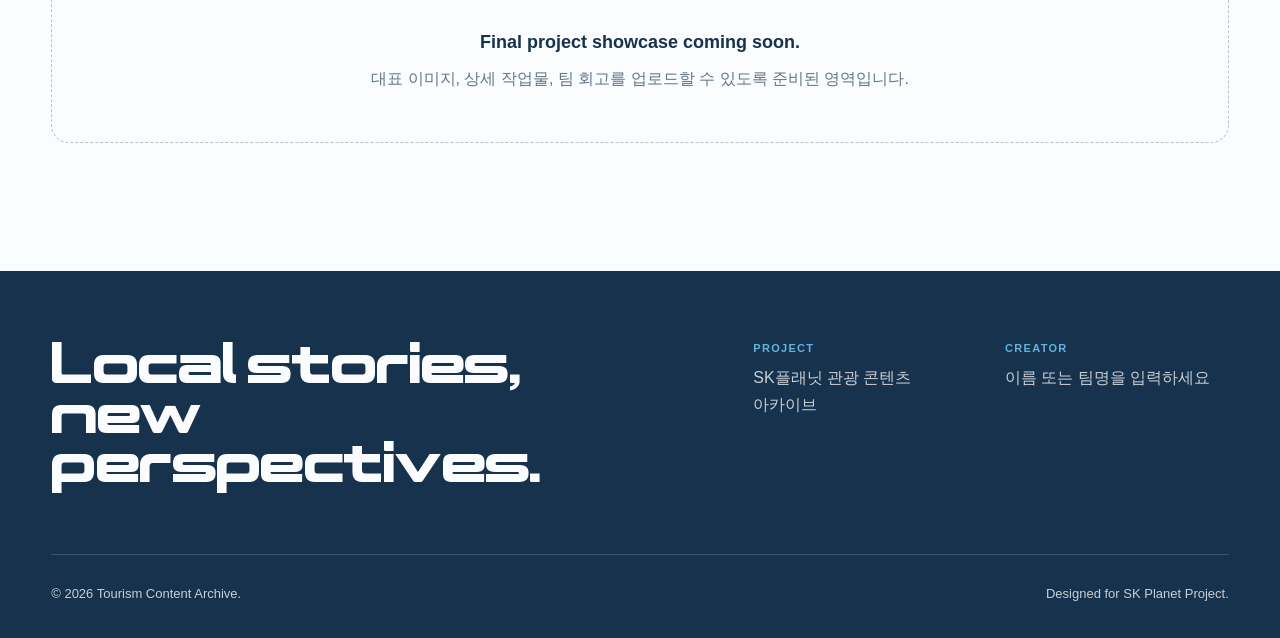
<file: final.html>
<!doctype html>
<html lang="ko">
<head>
  <meta charset="utf-8"><meta name="viewport" content="width=device-width, initial-scale=1"><meta name="description" content="관광 콘텐츠 팀 프로젝트의 과정과 결과를 기록한 페이지입니다."><meta name="theme-color" content="#a9d8f3">
  <title>Final Project · Tourism Content Archive</title>
  <link rel="icon" href="assets/images/common/favicon.svg" type="image/svg+xml">
  <link rel="stylesheet" href="assets/css/reset.css"><link rel="stylesheet" href="assets/css/variables.css"><link rel="stylesheet" href="assets/css/common.css"><link rel="stylesheet" href="assets/css/pages.css"><link rel="stylesheet" href="assets/css/responsive.css"><script src="assets/js/main.js" defer></script>
</head>
<body>
  <a class="skip-link" href="#main-content">본문 바로가기</a>
  <header class="site-header"><div class="container header-inner"><a class="brand" href="index.html" aria-label="Tourism Content Archive 홈"><span class="brand-mark" aria-hidden="true"></span><span class="brand-text">TOURISM CONTENT ARCHIVE</span></a><button class="menu-toggle" type="button" aria-expanded="false" aria-controls="site-navigation" aria-label="메뉴 열기"><span class="menu-toggle-lines" aria-hidden="true"></span></button><nav class="site-nav" id="site-navigation" aria-label="주요 메뉴"><ul><li><a href="brand.html">BRAND</a></li><li><a href="report.html">REPORT</a></li><li><a href="contents.html">CONTENTS</a></li><li><a href="sns.html">SNS</a></li><li><a href="spoton.html">SPOT:ON</a></li><li><a href="noise.html">NØISE</a></li><li><a href="final.html" aria-current="page">FINAL PROJECT</a></li></ul></nav></div></header>

  <main id="main-content">
    <header class="page-header"><div class="container"><p class="eyebrow">05 · Team Project</p><h1 class="page-title">FINAL<br>PROJECT<span class="accent">.</span></h1><p class="page-intro">팀이 함께 완성한 관광 콘텐츠 프로젝트의 목표, 과정, 결과와 배운 점을 하나의 케이스 스터디로 기록합니다.</p></div></header>

    <section class="project-visual" aria-label="최종 프로젝트 대표 이미지 예정 영역"><div class="project-visual-content"><span class="banner-label">TEAM PROJECT · 2026</span><h2 class="project-visual-title">A NEW WAY<br>TO TRAVEL.</h2></div></section>

    <section class="section" aria-labelledby="overview-heading"><div class="container">
      <div class="section-head"><h2 class="section-title" id="overview-heading">Project<br>Overview</h2><p class="section-description">프로젝트 정보가 확정되면 아래 샘플 내용을 실제 팀 정보와 목표로 교체하세요.</p></div>
      <div class="project-facts"><article class="fact-card"><span class="tag">OBJECTIVE</span><strong>지역의 재발견</strong><p>익숙한 관광지를 새로운 시선과 콘텐츠 형식으로 소개합니다.</p></article><article class="fact-card"><span class="tag">ROLE</span><strong>팀 역할</strong><p>기획, 리서치, 디자인, 영상 등 담당 역할과 협업 범위를 입력합니다.</p></article><article class="fact-card"><span class="tag">OUTPUT</span><strong>통합 캠페인</strong><p>카드뉴스와 영상, SNS 운영을 연결한 하나의 프로젝트를 구성합니다.</p></article></div>
    </div></section>

    <section class="section section--soft" aria-labelledby="process-heading"><div class="container">
      <div class="section-head"><h2 class="section-title" id="process-heading">Our<br>Process</h2><p class="section-description">문제를 발견하고 결과물을 완성하기까지의 주요 의사결정과 진행 과정을 정리합니다.</p></div>
      <ol class="process-list"><li><h3>Research</h3><p>지역과 관광 자원을 조사하고 타깃 여행자의 관심사와 미디어 이용 방식을 분석합니다.</p></li><li><h3>Concept</h3><p>핵심 메시지와 비주얼 방향을 설정하고 채널별 콘텐츠 시리즈를 기획합니다.</p></li><li><h3>Production</h3><p>촬영, 편집, 디자인 과정을 거쳐 카드뉴스와 영상 콘텐츠를 제작합니다.</p></li><li><h3>Publish & Learn</h3><p>콘텐츠를 업로드하고 반응 데이터를 분석해 성과와 개선 방향을 기록합니다.</p></li></ol>
    </div></section>

    <section class="section"><div class="container"><div class="section-head"><h2 class="section-title">Final<br>Outcome</h2><p class="section-description">최종 결과물 이미지와 영상, 프로젝트 성과가 준비되면 이 섹션에 추가할 수 있습니다.</p></div><div class="empty-note"><strong>Final project showcase coming soon.</strong><p>대표 이미지, 상세 작업물, 팀 회고를 업로드할 수 있도록 준비된 영역입니다.</p></div></div></section>
  </main>

  <footer class="site-footer"><div class="container"><div class="footer-top"><p class="footer-title">Local stories,<br>new perspectives.</p><div class="footer-meta"><div><span class="footer-label">PROJECT</span><p>SK플래닛 관광 콘텐츠 아카이브</p></div><div><span class="footer-label">CREATOR</span><p>이름 또는 팀명을 입력하세요</p></div></div></div><div class="footer-bottom"><p>© <span data-current-year>2026</span> Tourism Content Archive.</p><p>Designed for SK Planet Project.</p></div></div></footer>
</body>
</html>
</file>
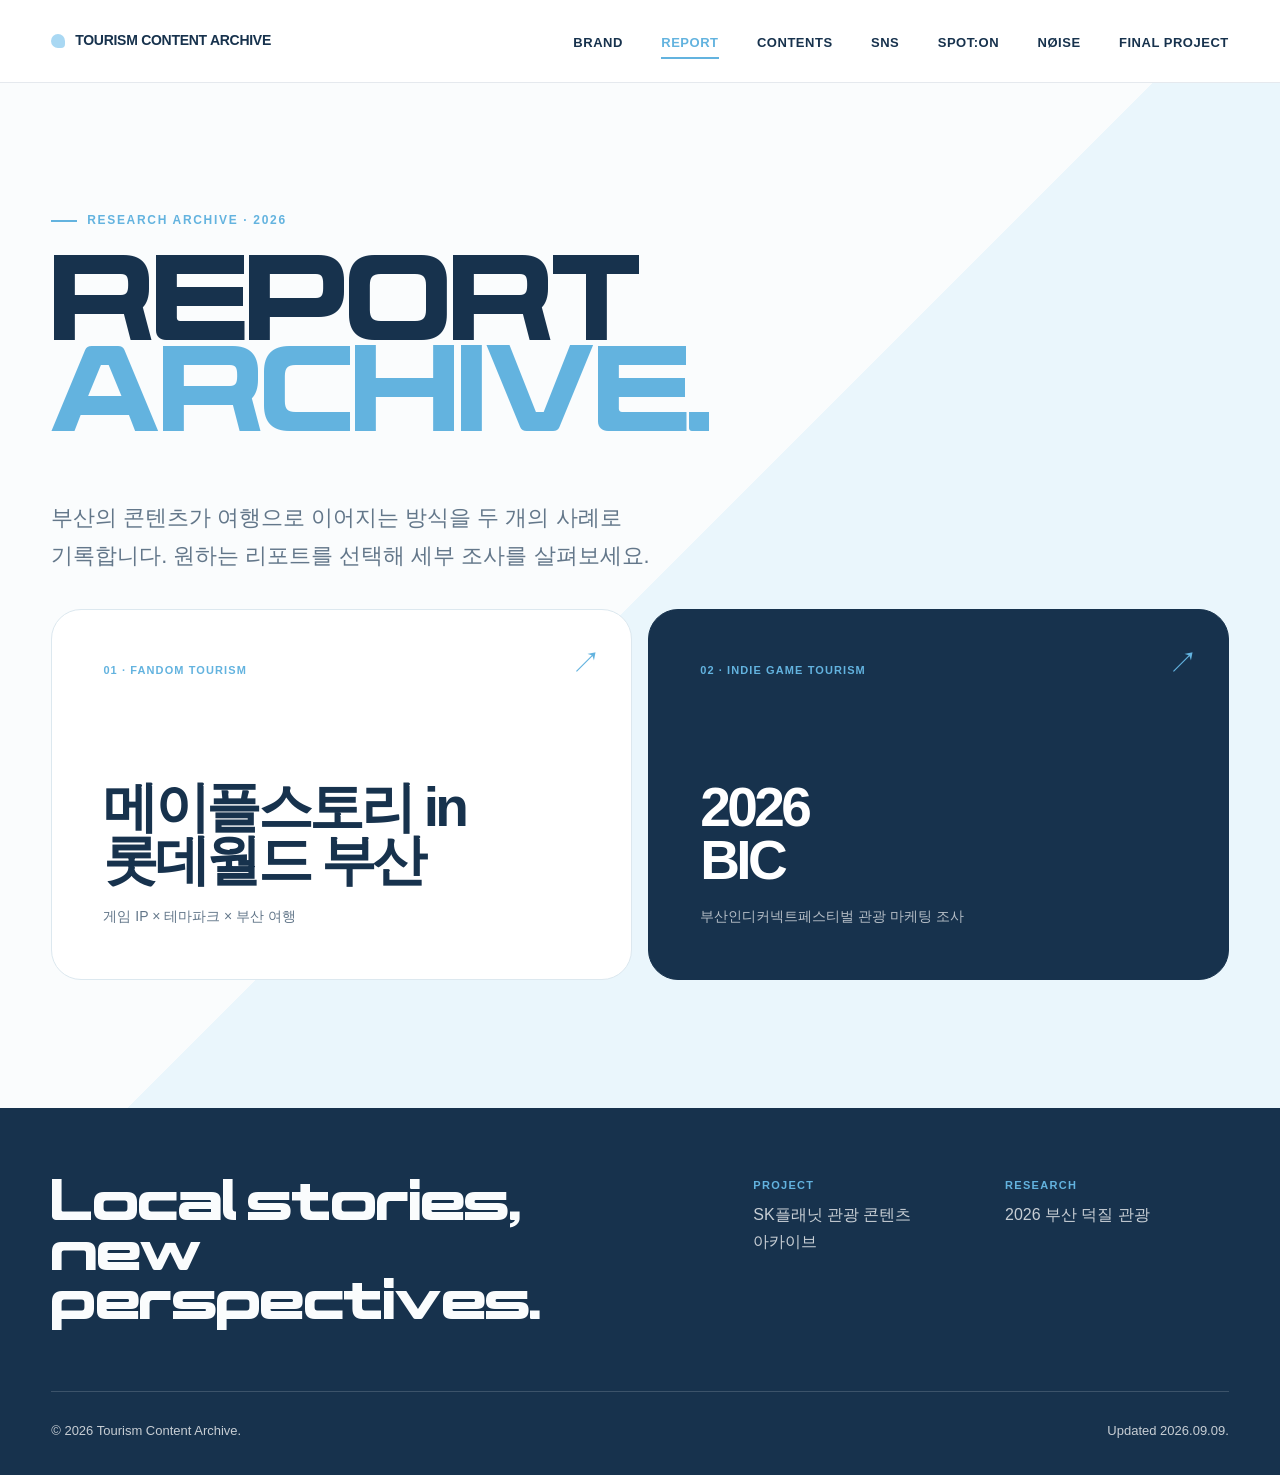
<file: report.html>
<!doctype html>
<html lang="ko">
<head>
  <meta charset="utf-8"><meta name="viewport" content="width=device-width, initial-scale=1">
  <meta name="description" content="부산 덕질 관광의 문제를 분석하고 메이플스토리 in 롯데월드 부산을 중심으로 숏폼 콘텐츠 방향을 제안한 리포트입니다.">
  <meta name="theme-color" content="#a9d8f3"><title>Report · Tourism Content Archive</title>
  <link rel="icon" href="assets/images/common/favicon.svg" type="image/svg+xml">
  <link rel="stylesheet" href="assets/css/reset.css"><link rel="stylesheet" href="assets/css/variables.css"><link rel="stylesheet" href="assets/css/common.css"><link rel="stylesheet" href="assets/css/pages.css"><link rel="stylesheet" href="assets/css/responsive.css"><script src="assets/js/main.js" defer></script>
</head>
<body>
  <a class="skip-link" href="#main-content">본문 바로가기</a>
  <header class="site-header"><div class="container header-inner"><a class="brand" href="index.html" aria-label="Tourism Content Archive 홈"><span class="brand-mark" aria-hidden="true"></span><span class="brand-text">TOURISM CONTENT ARCHIVE</span></a><button class="menu-toggle" type="button" aria-expanded="false" aria-controls="site-navigation" aria-label="메뉴 열기"><span class="menu-toggle-lines" aria-hidden="true"></span></button><nav class="site-nav" id="site-navigation" aria-label="주요 메뉴"><ul><li><a href="brand.html">BRAND</a></li><li><a href="report.html" aria-current="page">REPORT</a></li><li><a href="contents.html">CONTENTS</a></li><li><a href="sns.html">SNS</a></li><li><a href="spoton.html">SPOT:ON</a></li><li><a href="noise.html">NØISE</a></li><li><a href="final.html">FINAL PROJECT</a></li></ul></nav></div></header>

  <main id="main-content" class="research-report">
    <section class="report-hub" data-report-hub aria-labelledby="report-hub-title">
      <div class="container">
        <p class="eyebrow">Research archive · 2026</p>
        <h1 id="report-hub-title">REPORT<br><span>ARCHIVE.</span></h1>
        <p class="report-hub-intro">부산의 콘텐츠가 여행으로 이어지는 방식을 두 개의 사례로 기록합니다. 원하는 리포트를 선택해 세부 조사를 살펴보세요.</p>
        <div class="report-chooser" role="list">
          <button class="report-choice report-choice--maple" type="button" data-report-open="maple" role="listitem">
            <span class="report-choice-index">01 · FANDOM TOURISM</span><strong>메이플스토리 in<br>롯데월드 부산</strong><small>게임 IP × 테마파크 × 부산 여행</small><i aria-hidden="true">↗</i>
          </button>
          <button class="report-choice report-choice--bic" type="button" data-report-open="bic" role="listitem">
            <span class="report-choice-index">02 · INDIE GAME TOURISM</span><strong>2026<br>BIC</strong><small>부산인디커넥트페스티벌 관광 마케팅 조사</small><i aria-hidden="true">↗</i>
          </button>
        </div>
      </div>
    </section>

    <div class="report-workspace" data-report-workspace="maple" hidden>
      <div class="report-switcher"><div class="container"><button type="button" data-report-back>← REPORT 선택</button><span>현재 리포트</span><strong>01 · 메이플스토리 in 롯데월드 부산</strong><button type="button" data-report-open="bic">2026 BIC 보기 →</button></div></div>
    <header class="report-cover"><div class="container report-cover-grid"><div><p class="eyebrow">01 · Research & Short-form Planning</p><h1>FANDOM<br>MEETS<br><span>BUSAN.</span></h1></div><div class="report-cover-copy"><p class="report-kicker">2026 부산 덕질 관광 리서치</p><p>팬이 좋아하는 세계관은 어떻게 부산을 여행할 이유가 되는가. 도시형 팬덤 관광의 문제를 짚고, <strong>메이플스토리 in 롯데월드 부산</strong>을 숏폼 콘텐츠로 전환할 가능성을 탐색했습니다.</p><dl><div><dt>REGION</dt><dd>BUSAN</dd></div><div><dt>FOCUS</dt><dd>MAPLESTORY</dd></div><div><dt>METHOD</dt><dd>공식 발표·현장 기사·공개 SNS 반응 분석</dd></div><div><dt>PERIOD</dt><dd>2026.08–09</dd></div><div><dt>UPDATED</dt><dd>2026.09.09</dd></div></dl></div></div></header>

    <nav class="report-local-nav" aria-label="리포트 섹션"><div class="container"><a href="#question">문제 정의</a><a href="#insight">조사 인사이트</a><a href="#case-study">메인 사례</a><a href="#route">관광 동선</a></div></nav>

    <section class="section" id="question"><div class="container"><div class="section-head"><h2 class="section-title">Why<br>Now?</h2><p class="section-description">부산에는 대형 행사와 매력적인 팬덤 거점이 있지만, 개별 이벤트를 ‘도시를 여행하는 경험’으로 연결하는 정보와 서사가 부족합니다.</p></div>
      <div class="report-thesis"><p>“행사는 끝나도,<br><span>여행의 동기</span>는 남아야 한다.”</p><div><strong>Research Question</strong><p>팬의 관심을 행사장 방문에 그치지 않고 부산 체류와 지역 이동으로 확장하려면 어떤 콘텐츠가 필요한가?</p></div></div>
      <div class="problem-grid"><article><span>01</span><h3>정보의 파편화</h3><p>행사 일정, 굿즈, 교통, 주변 관광지가 서로 다른 채널에 흩어져 한 번에 계획하기 어렵습니다.</p></article><article><span>02</span><h3>행사장 중심 소비</h3><p>팬의 이동이 행사장과 굿즈숍에 집중되어 주변 상권과 관광지로 충분히 확장되지 못합니다.</p></article><article><span>03</span><h3>짧은 행사 수명</h3><p>기간 한정 행사는 종료 후 검색 가치가 급격히 낮아지고 기록이 다음 관광으로 이어지지 않습니다.</p></article><article><span>04</span><h3>방문 전 불확실성</h3><p>대기, 품절, 혼잡, 이동시간 정보가 부족해 타지역 방문객의 계획 비용이 커집니다.</p></article></div>
    </div></section>

    <section class="section section--soft" id="insight"><div class="container"><div class="section-head"><h2 class="section-title">Research<br>Insights</h2><p class="section-description">게임·애니메이션·웹툰·K-Pop 행사 사례를 종합하면 팬덤 관광의 성패는 규모보다 ‘도시와 IP를 연결하는 방식’에 달려 있습니다.</p></div>
      <div class="insight-matrix"><article><span>01 · MOVE</span><h3>도시 전체가 무대</h3><p>도시철도·해변·전시장·상권을 미션으로 연결하면 한 장소에 몰린 소비가 여러 권역으로 확장됩니다.</p></article><article><span>02 · ROLE</span><h3>팬에게 역할 부여</h3><p>방문객을 용사·트레이너·독자로 설정하고 기록과 보상을 제공하면 관광이 세계관 체험이 됩니다.</p></article><article><span>03 · STAY</span><h3>체류시간의 설계</h3><p>팝업, 야간경관, 숙박, 교통을 묶으면 한 번의 관람이 반나절에서 1박 2일 여행으로 늘어납니다.</p></article><article><span>04 · SHARE</span><h3>공유 가능한 장면</h3><p>숏폼은 장소 설명보다 ‘캐릭터를 만나는 순간, 미션을 완수하는 순간’을 먼저 보여줘야 합니다.</p></article></div>
      <aside class="evidence-note"><div><span class="evidence-grade">B−</span><strong>조사 기준</strong></div><p>공식 발표, 방문객 수, 매진·품절, 현장 기사와 공개 SNS 반응을 우선 활용했습니다. 로그인 제한 플랫폼의 전체 댓글 감성이나 부산 행사 총방문객 수는 추정하지 않았습니다.</p></aside>
    </div></section>

    <section class="section maple-case" id="case-study"><div class="container"><div class="case-label"><span>MAIN CASE STUDY</span><span>2026.08.29—11.22</span></div><div class="maple-title"><div><p>게임 IP × 테마파크 × 부산 여행</p><h2>메이플스토리 in<br>롯데월드 부산</h2></div><span class="case-grade">B−</span></div>
      <div class="maple-summary"><p>메이플스토리의 캐릭터와 마을을 테마파크 전체에 확장해, 팬에게는 게임 세계로 들어온 경험을, 가족 관광객에게는 퍼레이드와 체험형 나들이를 제공한 장기 IP 시즌입니다.</p><div class="case-facts"><div><small>LOCATION</small><strong>기장 · 오시리아</strong></div><div><small>FORMAT</small><strong>장기 테마파크형</strong></div><div><small>TARGET</small><strong>게임 팬 · 가족</strong></div></div></div>
      <div class="experience-grid"><article><span>01</span><h3>세계관 공간</h3><p>메이플스토리 마을과 캐릭터 공간, 좀비버섯과 토벤머리 용사 포토존.</p></article><article><span>02</span><h3>부산 한정 퍼레이드</h3><p>부산점에서만 만나는 신규 퍼레이드와 핑크빈 등 캐릭터 포토타임.</p></article><article><span>03</span><h3>참여형 미션</h3><p>모바일 스탬프 랠리와 캐릭터 제작 체험으로 관람객을 플레이어로 전환.</p></article><article><span>04</span><h3>야간 확장</h3><p>‘좀비월드’를 함께 운영해 낮 방문을 야간 체류까지 이어지게 설계.</p></article></div>
      <div class="signal-risk"><div><p class="mini-label">POSITIVE SIGNAL</p><h3>“캐릭터가 귀엽고<br>볼거리가 많다”</h3><p>공개 현장 콘텐츠에서 캐릭터, 퍼레이드, 포토존에 대한 긍정 평가가 확인됐고 넥슨·롯데의 오프라인 캠페인은 2026 올해의 브랜드 대상 캠페인 부문을 수상했습니다.</p><div class="keyword-row"><span>#핑크빈</span><span>#퍼레이드</span><span>#포토존</span><span>#메이플팬</span></div></div><div><p class="mini-label">DATA LIMIT</p><h3>성과를 읽을 때<br>주의할 점</h3><ul><li>일부 현장 SNS 콘텐츠는 광고 콘텐츠</li><li>부산 행사 자체의 총방문객 수 확인 불가</li><li>비광고 댓글의 전체 감성 비율 확인 불가</li><li>혼잡·대기·품절 정보의 실시간 안내 필요</li></ul></div></div>
      <p class="source-line">SOURCE <a href="https://news.tf.co.kr/read/releasecopy/2354418.htm" target="_blank" rel="noopener">더팩트 — 행사 구성 ↗</a><a href="https://businessnews.chosun.com/site/data/html_dir/2026/09/07/2026090780070.html" target="_blank" rel="noopener">디지틀조선TV — 캠페인 수상 ↗</a></p>
    </div></section>

    <section class="section section--navy" id="route"><div class="container"><div class="section-head"><h2 class="section-title">1 Night<br>2 Days</h2><p class="section-description">테마파크 방문을 오시리아 해안 관광과 연결해 ‘하루 행사’를 ‘부산 여행’으로 확장합니다.</p></div><ol class="route-timeline"><li><span>DAY 1 · 11:00</span><div><h3>오시리아 도착</h3><p>부산역에서 동해선 이동 · 짐 보관 · 캐릭터 미션 시작</p></div></li><li><span>DAY 1 · 13:00</span><div><h3>롯데월드 부산</h3><p>마을 탐색 → 캐릭터 체험 → 퍼레이드 → 스탬프 랠리</p></div></li><li><span>DAY 1 · 19:00</span><div><h3>야간 콘텐츠</h3><p>좀비월드와 야간 포토존 후 오시리아·아난티 숙박</p></div></li><li><span>DAY 2 · 10:00</span><div><h3>부산의 실제 풍경</h3><p>해동용궁사 → 송정해수욕장 → 해안 카페 → 귀가</p></div></li></ol></div></section>

    <div class="container report-conclusion-wrap"><div class="report-conclusion"><span>CONCLUSION</span><p><strong>발견한 문제</strong>는 행사 정보의 파편화와 행사장 중심 이동입니다. <strong>핵심 인사이트</strong>는 팬에게 역할과 공유 가능한 장면을 제공할 때 체류가 확장된다는 점이며, <strong>제안</strong>은 테마파크와 부산 동부권을 하나의 여행 동선으로 연결하는 것입니다.</p><a href="contents.html#poster-title">관련 포스터 보기 →</a></div></div>
    </div>

    <div class="report-workspace bic-report" data-report-workspace="bic" hidden>
      <div class="report-switcher"><div class="container"><button type="button" data-report-back>← REPORT 선택</button><span>현재 리포트</span><strong>02 · 2026 BIC</strong><button type="button" data-report-open="maple">메이플스토리 보기 →</button></div></div>
      <header class="report-cover bic-cover"><div class="container report-cover-grid"><div><p class="eyebrow">02 · Indie Game Tourism</p><h1>PLAY<br><span>BUSAN.</span></h1></div><div class="report-cover-copy"><p class="report-kicker">2026 부산인디커넥트페스티벌 관광 마케팅 전문 조사</p><p>인디게임을 보는 이틀을 부산에 머무는 여행으로 바꾸기 위한 근거와 실행안을 정리했습니다.</p><dl><div><dt>EVENT</dt><dd>BIC 2026</dd></div><div><dt>PLACE</dt><dd>BEXCO</dd></div><div><dt>UPDATED</dt><dd>2026.09.28</dd></div></dl></div></div></header>
      <nav class="report-local-nav" aria-label="BIC 리포트 세부 탭"><div class="container"><a href="#bic-facts">행사 현황</a><a href="#bic-value">관광 가치</a><a href="#bic-strategy">마케팅 전략</a><a href="#bic-preservation">보존계 사례</a><a href="#bic-measure">측정·실행</a></div></nav>
      <section class="section" id="bic-facts"><div class="container"><div class="section-head"><h2 class="section-title">A growing<br>destination.</h2><p class="section-description">BIC 2026은 42,249명의 오프라인 관람객을 기록한 고성장 콘텐츠 이벤트입니다. 다음 목표는 집객 확대만이 아니라 외지인의 체류와 지역 소비를 설계하는 일입니다.</p></div><div class="bic-metric-grid"><article><strong>42,249</strong><span>OFFLINE VISITORS</span><p>역대 최다 오프라인 관람객</p></article><article><strong>+10.4%</strong><span>YEAR ON YEAR</span><p>2025년 38,273명 대비 성장</p></article><article><strong>42 / 332</strong><span>COUNTRIES / GAMES</span><p>42개국 332개 전시작</p></article><article><strong>22 DAYS</strong><span>ONLINE EXHIBITION</span><p>8월 7–28일 온라인 접점</p></article></div><div class="bic-facts-strip"><p><strong>일반 관람은 8월 15–16일, 이틀.</strong> 8월 14일 비즈니스 데이와 BEXCO·해운대 MICE 권역을 체류 연장 장치로 연결할 필요가 있습니다.</p><a href="https://bicfest.org/boards/rpb/ids/11670" target="_blank" rel="noopener">BIC 공식 발표 ↗</a></div></div></section>
      <section class="section section--soft" id="bic-value"><div class="container"><div class="section-head"><h2 class="section-title">Value &amp;<br>limits.</h2><p class="section-description">국제 콘텐츠 밀도와 탐험형 전시 경험은 강점입니다. 다만 관광 성과를 증명할 데이터와 권리·혼잡 관리가 함께 필요합니다.</p></div><div class="bic-split-grid"><article><span>STRENGTHS</span><h3>도시로 확장할 수 있는 자산</h3><ul><li>42개국 332개 전시가 만드는 글로벌 팬·개발자 접점</li><li>데모·베타·출시작 탐색을 수집·성장 서사로 바꿀 수 있는 전시 구조</li><li>비즈니스 데이·컨퍼런스·B2C 전시를 분리한 이원형 체류 설계</li><li>방문 전 탐색과 방문 후 재접속을 잇는 22일 온라인 전시</li></ul></article><article><span>LIMITS TO SOLVE</span><h3>여행 경험을 해치지 않을 설계</h3><ul><li>일반 관람 이틀로 인한 당일치기 집중 가능성</li><li>거주지·숙박·소비 등 관람객 속성 공개 자료 부재</li><li>해운대 권역에 소비가 머무를 위험</li><li>게임 IP 사용은 권리자 사전 라이선스가 필수</li></ul></article></div></div></section>
      <section class="section bic-strategy" id="bic-strategy"><div class="container"><div class="section-head"><h2 class="section-title">BIC as a<br>play field.</h2><p class="section-description">‘BIC를 목적지로, 부산을 플레이 필드로’ 전환하는 네 가지 체류형 제안입니다. 제휴·혜택·운영 조건은 협의 후 확정해야 합니다.</p></div><div class="bic-strategy-grid"><article><span>01 · MASS</span><h3>BIC Indie<br>Passport</h3><p>2일권, 이동 안내, 제휴 F&amp;B, 디지털 스탬프와 굿즈를 ‘전시 5개 → 지역 2곳 → 야간 콘텐츠’ 완주 구조로 묶습니다.</p></article><article><span>02 · STAY</span><h3>BIC After<br>Hours</h3><p>토요일 전시 뒤 개발자 토크, 인디 OST/DJ, 로컬 푸드와 게임잼 쇼케이스를 더해 숙박할 이유를 만듭니다.</p></article><article><span>03 · PRO</span><h3>BIC Pro<br>Stay</h3><p>비즈니스 데이, 숙박, 비즈매칭·컨퍼런스와 부산 창작·영상·게임 공간을 연결한 산업 방문형 코스입니다.</p></article><article><span>04 · FUNNEL</span><h3>Online to<br>Offline</h3><p>관심작 찜 → 취향별 루트 발송 → QR 체크인 → 7·30일 재접속의 동의 기반 전환 퍼널을 구성합니다.</p></article></div></div></section>
      <section class="section section--navy" id="bic-preservation"><div class="container"><div class="section-head"><h2 class="section-title">Case:<br>보존계</h2><p class="section-description">반지하게임즈의 출시 예정 텍스트 추리 게임. 공식 수상 성과와 ‘기록 복원’ 구조는 확인됐지만, 협업·홍보는 권리자 승인 전제의 제안 단계입니다.</p></div><div class="bic-award-grid"><article><span>BIC × GOOGLE PLAY INDIEFEST</span><strong>1ST</strong><p>2026.08.15 · 상금 3,000만 원<br>전문 심사 50% + 현장 관객 투표 50%</p></article><article><span>BIC AWARDS</span><strong>EXPERIMENTAL</strong><p>실험성 부문 수상<br>BIGEM 5기 12개작 선정</p></article><article><span>STEAM STATUS</span><strong>2027 Q1</strong><p>출시 예정 · 사용자 평가 없음<br>개발·배급: BANJIHAGAMES</p></article></div><div class="bic-case-note"><div><p class="mini-label">TOURISM CONCEPT</p><h3>BIC Mystery Archive</h3><p>훼손된 가상의 BIC 기록에서 8개 단서를 복원하는 다국어 미션. BEXCO → 해운대 제휴 공간 → 야간 피날레를 종이 패스포트와 QR로 연결합니다.</p></div><div><p class="mini-label">USE WITH CARE</p><h3>사용 가능 범위</h3><p>계약 전에는 보존계의 고유 캐릭터·세계관·대사·아트를 사용하지 않습니다. ‘기록 복원’이라는 일반 추리 형식만 활용하며, 직접 언급과 이미지 사용은 서면 승인 후에만 진행합니다.</p></div></div></div></section>
      <section class="section" id="bic-measure"><div class="container"><div class="section-head"><h2 class="section-title">Measure the<br>journey.</h2><p class="section-description">관람객 수에서 외지인 체류·지역 소비·재방문으로 측정 기준을 옮깁니다. 개인정보는 최소 수집·명시적 동의·익명 집계를 원칙으로 합니다.</p></div><div class="bic-measure-list"><div><span>01 · INFLOW</span><strong>거주 시·도/국가, 유입 콘텐츠, 동반 인원</strong><p>예매 단계 선택형 문항과 UTM</p></div><div><span>02 · STAY</span><strong>숙박 여부·박수, 숙소 권역, 교통수단</strong><p>행사 후 인센티브 설문과 제휴 익명 집계</p></div><div><span>03 · ON SITE</span><strong>체험 수, 미션 완주, 대기 시간</strong><p>QR/NFC 스탬프와 대기 시스템</p></div><div><span>04 · RETURN</span><strong>7·30일 재접속, 차년도 관심 등록</strong><p>CRM 동의자 기준으로 분리 기록</p></div></div><aside class="bic-disclaimer"><strong>조사 방법·범위</strong><p>2026년 8–9월 공개된 BIC 공식 발표, 행사 개요, 수상 기록과 Steam 공개 정보를 교차 확인했습니다. 공개되지 않은 관람객 속성과 소비 데이터는 분석에서 제외했습니다.</p></aside><p class="source-line">SOURCE <a href="https://bicfest.org/overview" target="_blank" rel="noopener">BIC 행사 개요 ↗</a><a href="https://www.bicfest.org/boards/rpb/ids/11668" target="_blank" rel="noopener">인디페스트 어워즈 공식 발표 ↗</a><a href="https://store.steampowered.com/app/4942330?l=koreana" target="_blank" rel="noopener">Steam · 보존계 ↗</a></p><div class="report-conclusion"><span>CONCLUSION</span><p><strong>발견한 문제</strong>는 짧은 일반 관람 기간과 관광 성과 데이터의 부재입니다. <strong>핵심 인사이트</strong>는 전시 전후의 이동과 재접속을 함께 설계해야 한다는 점이며, <strong>제안</strong>은 BIC 패스포트와 체류·재방문 측정 체계를 연결하는 것입니다.</p><a href="contents.html#cardnews-title">관련 카드뉴스 보기 →</a></div></div></section>
    </div>
  </main>
  <footer class="site-footer"><div class="container"><div class="footer-top"><p class="footer-title">Local stories,<br>new perspectives.</p><div class="footer-meta"><div><span class="footer-label">PROJECT</span><p>SK플래닛 관광 콘텐츠 아카이브</p></div><div><span class="footer-label">RESEARCH</span><p>2026 부산 덕질 관광</p></div></div></div><div class="footer-bottom"><p>© <span data-current-year>2026</span> Tourism Content Archive.</p><p>Updated 2026.09.09.</p></div></div></footer>
</body></html>
</file>
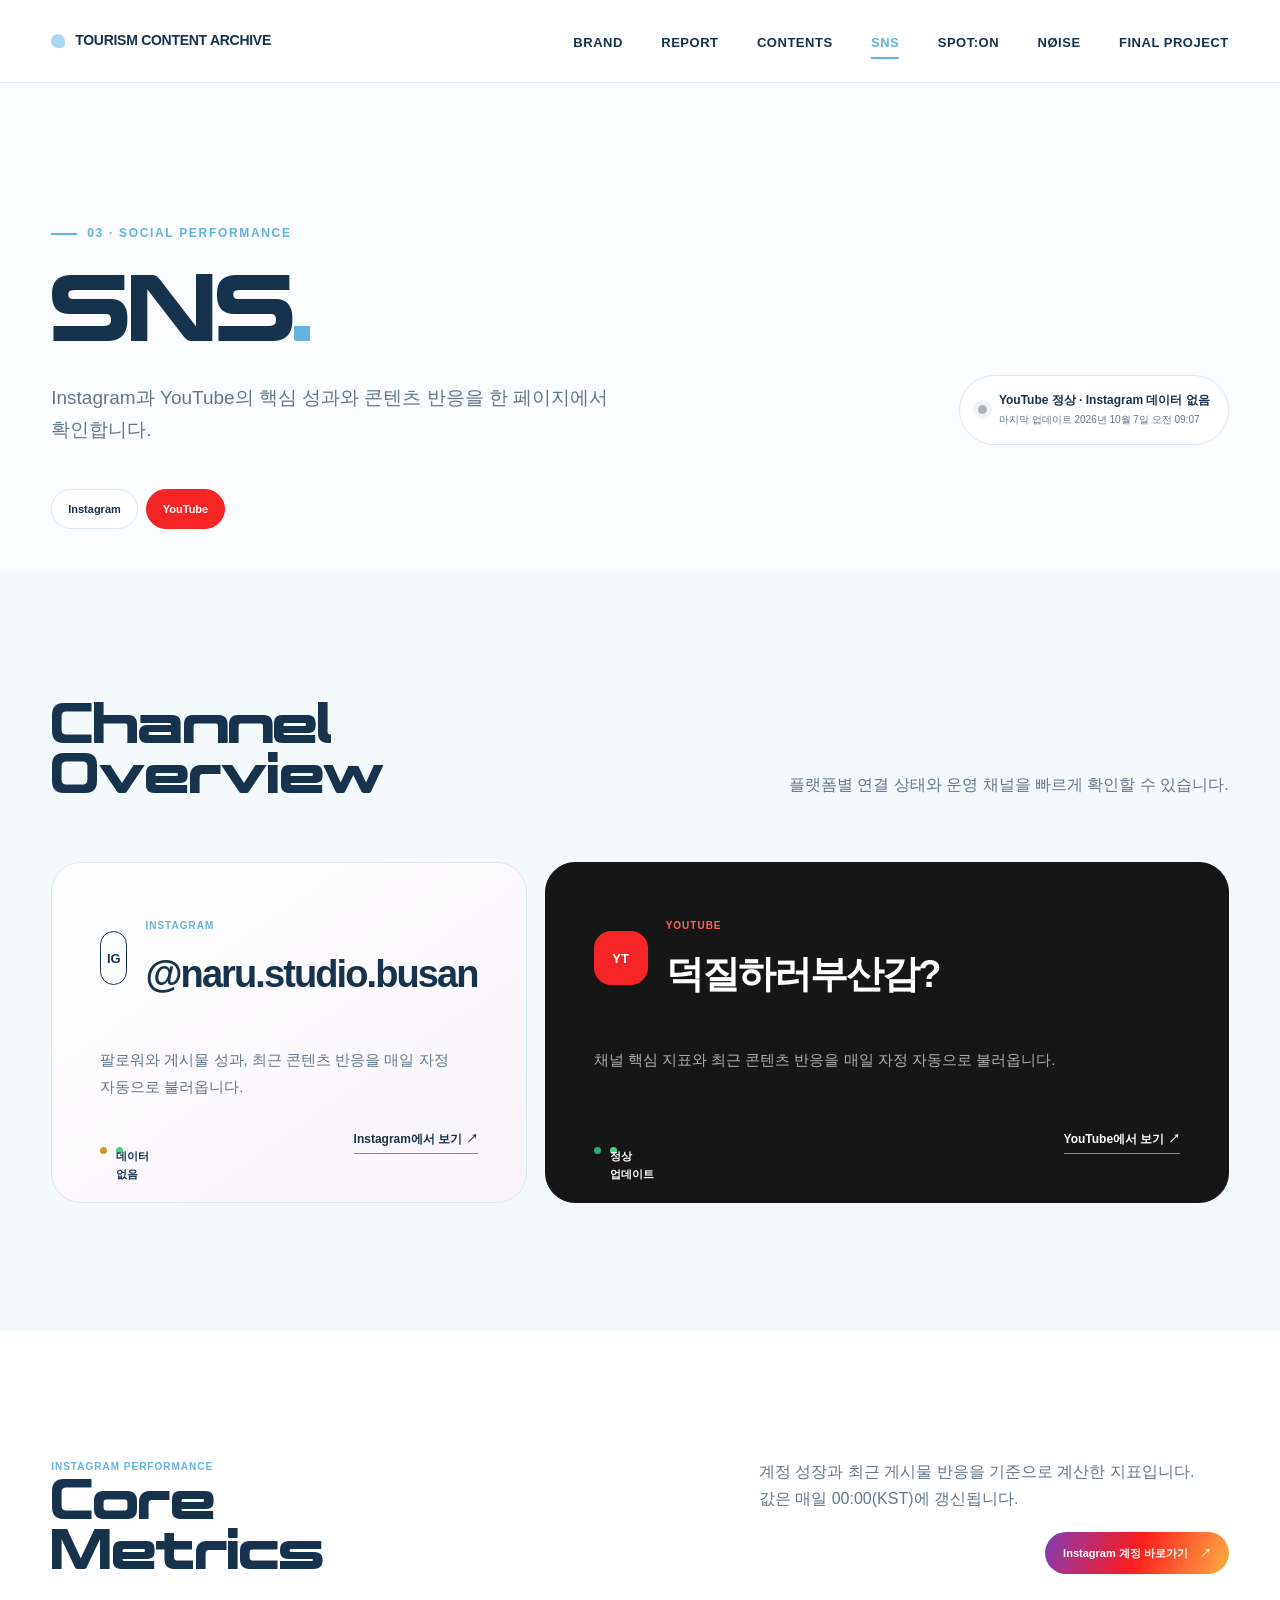
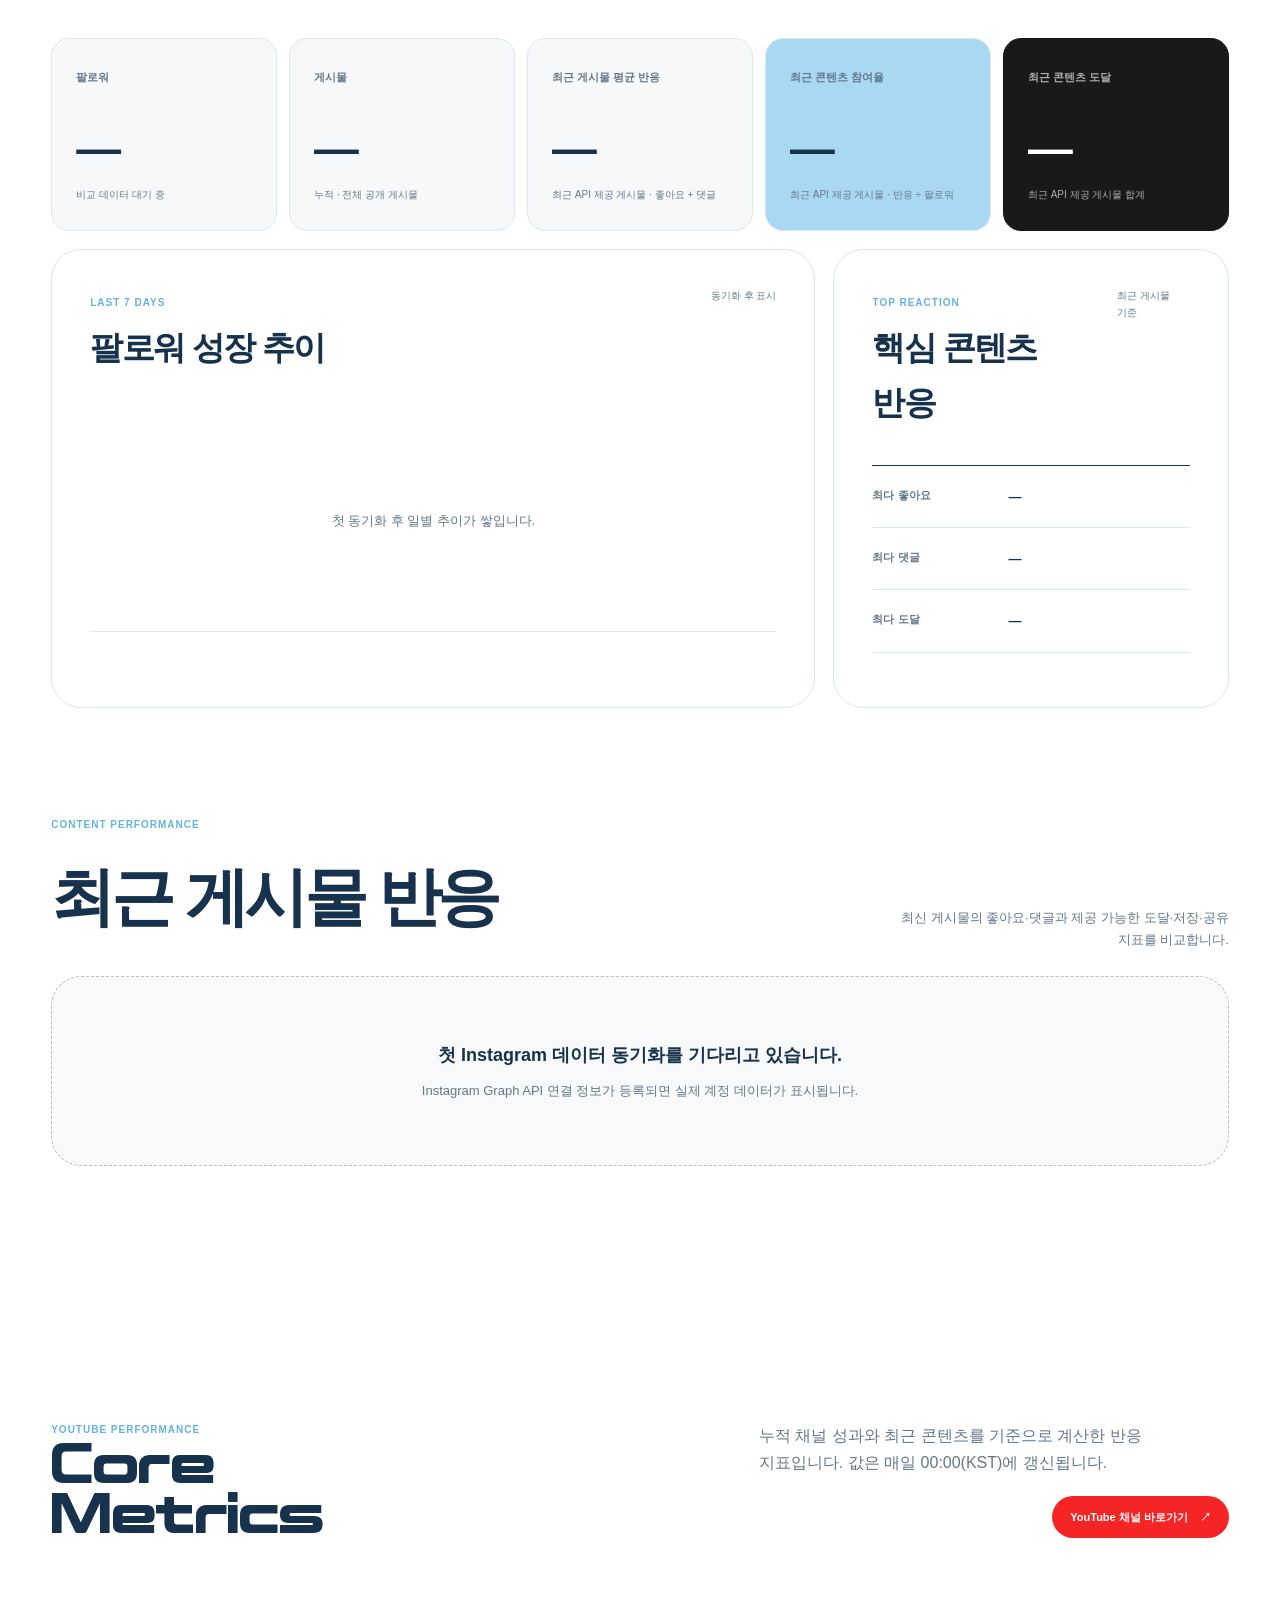
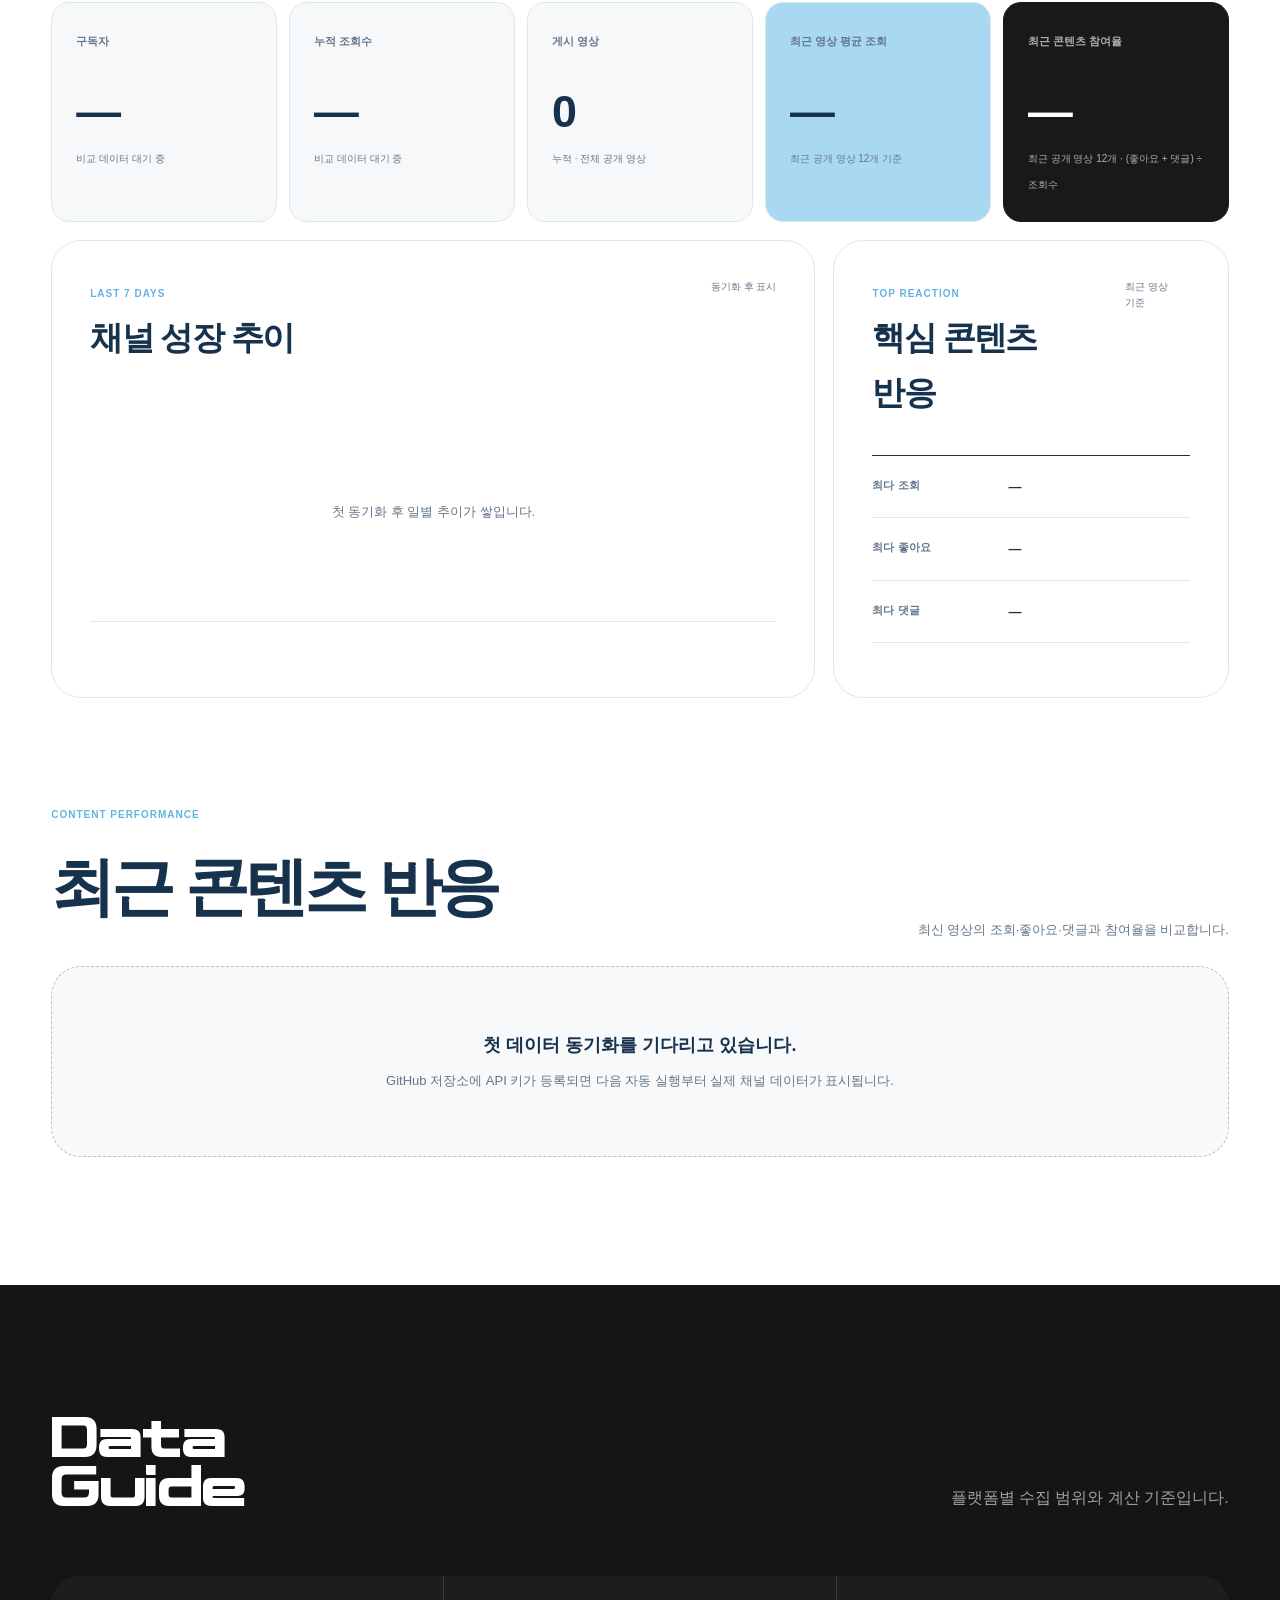
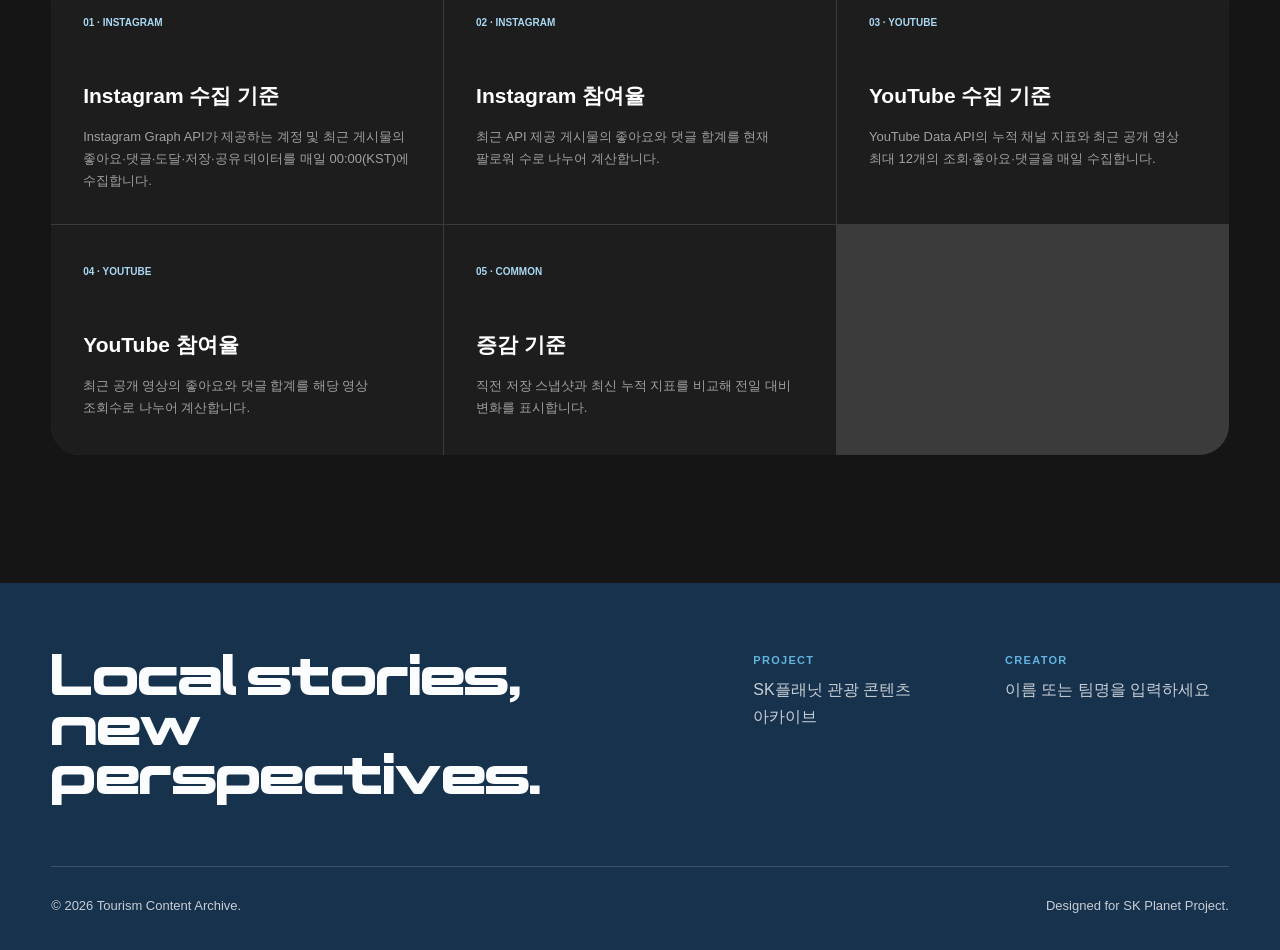
<file: sns.html>
<!doctype html>
<html lang="ko">
<head>
  <meta charset="utf-8">
  <meta name="viewport" content="width=device-width, initial-scale=1">
  <meta name="description" content="관광 콘텐츠의 Instagram과 YouTube 성과를 한눈에 확인하는 SNS 대시보드입니다.">
  <meta name="theme-color" content="#a9d8f3">
  <title>SNS · Tourism Content Archive</title>
  <link rel="icon" href="assets/images/common/favicon.svg" type="image/svg+xml">
  <link rel="stylesheet" href="assets/css/reset.css">
  <link rel="stylesheet" href="assets/css/variables.css">
  <link rel="stylesheet" href="assets/css/common.css">
  <link rel="stylesheet" href="assets/css/pages.css">
  <link rel="stylesheet" href="assets/css/responsive.css">
  <script src="assets/js/main.js" defer></script>
  <script src="assets/js/sns.js" defer></script>
</head>
<body>
  <a class="skip-link" href="#main-content">본문 바로가기</a>
  <header class="site-header"><div class="container header-inner"><a class="brand" href="index.html" aria-label="Tourism Content Archive 홈"><span class="brand-mark" aria-hidden="true"></span><span class="brand-text">TOURISM CONTENT ARCHIVE</span></a><button class="menu-toggle" type="button" aria-expanded="false" aria-controls="site-navigation" aria-label="메뉴 열기"><span class="menu-toggle-lines" aria-hidden="true"></span></button><nav class="site-nav" id="site-navigation" aria-label="주요 메뉴"><ul><li><a href="brand.html">BRAND</a></li><li><a href="report.html">REPORT</a></li><li><a href="contents.html">CONTENTS</a></li><li><a href="sns.html" aria-current="page">SNS</a></li><li><a href="spoton.html">SPOT:ON</a></li><li><a href="noise.html">NØISE</a></li><li><a href="final.html">FINAL PROJECT</a></li></ul></nav></div></header>

  <main id="main-content" class="sns-dashboard" data-sns-dashboard>
    <header class="page-header sns-page-header"><div class="container">
      <p class="eyebrow">03 · Social Performance</p>
      <div class="sns-title-row"><div><h1 class="page-title">SNS<span class="accent">.</span></h1><p class="page-intro">Instagram과 YouTube의 핵심 성과와 콘텐츠 반응을 한 페이지에서 확인합니다.</p></div><div class="sns-sync-state" role="status" aria-live="polite"><span class="sync-dot" aria-hidden="true"></span><div><strong data-sync-label>데이터 연결 확인 중</strong><time data-last-updated>마지막 업데이트 확인 중</time></div></div></div>
      <nav class="sns-jump-nav" aria-label="SNS 플랫폼 바로가기"><a href="#instagram">Instagram</a><a href="#youtube">YouTube</a></nav>
    </div></header>

    <section class="section section--soft sns-platform-overview" aria-labelledby="channel-overview-heading"><div class="container">
      <div class="section-head"><h2 class="section-title" id="channel-overview-heading">Channel<br>Overview</h2><p class="section-description">플랫폼별 연결 상태와 운영 채널을 빠르게 확인할 수 있습니다.</p></div>
      <div class="sns-channel-grid">
          <article class="sns-channel-card sns-channel-card--instagram" id="instagram"><div class="platform-heading"><span class="platform-icon" aria-hidden="true">IG</span><div><span class="platform-kicker">INSTAGRAM</span><h3 data-instagram-title>@naru.studio.busan</h3></div></div><p>팔로워와 게시물 성과, 최근 콘텐츠 반응을 매일 자정 자동으로 불러옵니다.</p><div class="channel-card-footer"><div class="connection-badge" data-platform-state="instagram"><span aria-hidden="true"></span><span>연결 확인 중</span></div><a class="channel-link channel-link--dark" data-instagram-link href="https://www.instagram.com/naru.studio.busan/" target="_blank" rel="noopener noreferrer">Instagram에서 보기 <span aria-hidden="true">↗</span></a></div></article>
        <article class="sns-channel-card sns-channel-card--youtube"><div class="platform-heading"><span class="platform-icon" aria-hidden="true">YT</span><div><span class="platform-kicker">YOUTUBE</span><h3 data-channel-title>연결된 YouTube 채널</h3></div></div><p>채널 핵심 지표와 최근 콘텐츠 반응을 매일 자정 자동으로 불러옵니다.</p><div class="channel-card-footer"><div class="connection-badge" data-platform-state="youtube"><span aria-hidden="true"></span><span>연결 확인 중</span></div><a class="channel-link" data-channel-link href="https://www.youtube.com/channel/UC4Co3TmVcyKtfOuZgTMJvpw" target="_blank" rel="noopener noreferrer">YouTube에서 보기 <span aria-hidden="true">↗</span></a></div></article>
      </div>
    </div></section>

    <section class="section instagram-section" aria-labelledby="instagram-heading"><div class="container">
      <div class="section-head youtube-section-head"><div><p class="platform-kicker">INSTAGRAM PERFORMANCE</p><h2 class="section-title" id="instagram-heading">Core<br>Metrics</h2></div><div class="platform-section-aside"><p class="section-description">계정 성장과 최근 게시물 반응을 기준으로 계산한 지표입니다. 값은 매일 00:00(KST)에 갱신됩니다.</p><a class="platform-action platform-action--instagram" href="https://www.instagram.com/naru.studio.busan/" target="_blank" rel="noopener noreferrer">Instagram 계정 바로가기 <span aria-hidden="true">↗</span></a></div></div>
      <div class="sns-metric-grid sns-metric-grid--instagram" aria-label="Instagram 핵심 지표"><article class="sns-metric-card"><span>팔로워</span><strong data-ig-metric="followers">—</strong><small data-ig-delta="followers">전일 대비 · 데이터 대기 중</small></article><article class="sns-metric-card"><span>게시물</span><strong data-ig-metric="mediaCount">—</strong><small>누적 · 전체 공개 게시물</small></article><article class="sns-metric-card"><span>최근 게시물 평균 반응</span><strong data-ig-metric="averageEngagements">—</strong><small>최근 API 제공 게시물 · 좋아요 + 댓글</small></article><article class="sns-metric-card sns-metric-card--accent"><span>최근 콘텐츠 참여율</span><strong data-ig-metric="engagementRate">—</strong><small>최근 API 제공 게시물 · 반응 ÷ 팔로워</small></article><article class="sns-metric-card sns-metric-card--dark"><span>최근 콘텐츠 도달</span><strong data-ig-metric="recentReach">—</strong><small>최근 API 제공 게시물 합계</small></article></div>
      <div class="sns-analysis-grid"><article class="sns-panel"><div class="sns-panel-head"><div><span class="panel-kicker">LAST 7 DAYS</span><h3>팔로워 성장 추이</h3></div><span data-ig-history-caption>동기화 후 표시</span></div><div class="sns-history-chart" data-ig-history-chart><div class="chart-empty">첫 동기화 후 일별 추이가 쌓입니다.</div></div></article><article class="sns-panel"><div class="sns-panel-head"><div><span class="panel-kicker">TOP REACTION</span><h3>핵심 콘텐츠 반응</h3></div><span>최근 게시물 기준</span></div><dl class="reaction-summary"><div><dt>최다 좋아요</dt><dd data-ig-highlight="mostLiked">—</dd></div><div><dt>최다 댓글</dt><dd data-ig-highlight="mostCommented">—</dd></div><div><dt>최다 도달</dt><dd data-ig-highlight="mostReached">—</dd></div></dl></article></div>
      <div class="content-performance-head"><div><span class="platform-kicker">CONTENT PERFORMANCE</span><h2>최근 게시물 반응</h2></div><p>최신 게시물의 좋아요·댓글과 제공 가능한 도달·저장·공유 지표를 비교합니다.</p></div>
      <div class="instagram-content-grid" data-instagram-list><div class="sns-data-empty"><strong>첫 Instagram 데이터 동기화를 기다리고 있습니다.</strong><p>Instagram Graph API 연결 정보가 등록되면 실제 계정 데이터가 표시됩니다.</p></div></div>
    </div></section>

    <section class="section youtube-section section--soft" id="youtube" aria-labelledby="youtube-heading"><div class="container">
      <div class="section-head youtube-section-head"><div><p class="platform-kicker">YOUTUBE PERFORMANCE</p><h2 class="section-title" id="youtube-heading">Core<br>Metrics</h2></div><div class="platform-section-aside"><p class="section-description">누적 채널 성과와 최근 콘텐츠를 기준으로 계산한 반응 지표입니다. 값은 매일 00:00(KST)에 갱신됩니다.</p><a class="platform-action platform-action--youtube" href="https://www.youtube.com/channel/UC4Co3TmVcyKtfOuZgTMJvpw" target="_blank" rel="noopener noreferrer">YouTube 채널 바로가기 <span aria-hidden="true">↗</span></a></div></div>
      <div class="sns-metric-grid" aria-label="YouTube 핵심 지표"><article class="sns-metric-card"><span>구독자</span><strong data-metric="subscribers">—</strong><small data-delta="subscribers">전일 대비 · 데이터 대기 중</small></article><article class="sns-metric-card"><span>누적 조회수</span><strong data-metric="totalViews">—</strong><small data-delta="totalViews">전일 대비 · 데이터 대기 중</small></article><article class="sns-metric-card"><span>게시 영상</span><strong data-metric="videoCount">—</strong><small>누적 · 전체 공개 영상</small></article><article class="sns-metric-card sns-metric-card--accent"><span>최근 영상 평균 조회</span><strong data-metric="averageRecentViews">—</strong><small>최근 공개 영상 12개 기준</small></article><article class="sns-metric-card sns-metric-card--dark"><span>최근 콘텐츠 참여율</span><strong data-metric="engagementRate">—</strong><small>최근 공개 영상 12개 · (좋아요 + 댓글) ÷ 조회수</small></article></div>
      <div class="sns-analysis-grid"><article class="sns-panel"><div class="sns-panel-head"><div><span class="panel-kicker">LAST 7 DAYS</span><h3>채널 성장 추이</h3></div><span data-history-caption>동기화 후 표시</span></div><div class="sns-history-chart" data-history-chart><div class="chart-empty">첫 동기화 후 일별 추이가 쌓입니다.</div></div></article><article class="sns-panel"><div class="sns-panel-head"><div><span class="panel-kicker">TOP REACTION</span><h3>핵심 콘텐츠 반응</h3></div><span>최근 영상 기준</span></div><dl class="reaction-summary"><div><dt>최다 조회</dt><dd data-highlight="mostViewed">—</dd></div><div><dt>최다 좋아요</dt><dd data-highlight="mostLiked">—</dd></div><div><dt>최다 댓글</dt><dd data-highlight="mostCommented">—</dd></div></dl></article></div>
      <div class="content-performance-head"><div><span class="platform-kicker">CONTENT PERFORMANCE</span><h2>최근 콘텐츠 반응</h2></div><p>최신 영상의 조회·좋아요·댓글과 참여율을 비교합니다.</p></div>
      <div class="youtube-content-grid" data-video-list><div class="sns-data-empty"><strong>첫 데이터 동기화를 기다리고 있습니다.</strong><p>GitHub 저장소에 API 키가 등록되면 다음 자동 실행부터 실제 채널 데이터가 표시됩니다.</p></div></div>
    </div></section>
    <section class="section sns-method-section" aria-labelledby="method-heading"><div class="container"><div class="section-head"><h2 class="section-title" id="method-heading">Data<br>Guide</h2><p class="section-description">플랫폼별 수집 범위와 계산 기준입니다.</p></div><div class="sns-guide-grid"><article><span>01 · INSTAGRAM</span><strong>Instagram 수집 기준</strong><p>Instagram Graph API가 제공하는 계정 및 최근 게시물의 좋아요·댓글·도달·저장·공유 데이터를 매일 00:00(KST)에 수집합니다.</p></article><article><span>02 · INSTAGRAM</span><strong>Instagram 참여율</strong><p>최근 API 제공 게시물의 좋아요와 댓글 합계를 현재 팔로워 수로 나누어 계산합니다.</p></article><article><span>03 · YOUTUBE</span><strong>YouTube 수집 기준</strong><p>YouTube Data API의 누적 채널 지표와 최근 공개 영상 최대 12개의 조회·좋아요·댓글을 매일 수집합니다.</p></article><article><span>04 · YOUTUBE</span><strong>YouTube 참여율</strong><p>최근 공개 영상의 좋아요와 댓글 합계를 해당 영상 조회수로 나누어 계산합니다.</p></article><article><span>05 · COMMON</span><strong>증감 기준</strong><p>직전 저장 스냅샷과 최신 누적 지표를 비교해 전일 대비 변화를 표시합니다.</p></article></div></div></section>
  </main>
  <footer class="site-footer"><div class="container"><div class="footer-top"><p class="footer-title">Local stories,<br>new perspectives.</p><div class="footer-meta"><div><span class="footer-label">PROJECT</span><p>SK플래닛 관광 콘텐츠 아카이브</p></div><div><span class="footer-label">CREATOR</span><p>이름 또는 팀명을 입력하세요</p></div></div></div><div class="footer-bottom"><p>© <span data-current-year>2026</span> Tourism Content Archive.</p><p>Designed for SK Planet Project.</p></div></div></footer>
</body>
</html>
</file>
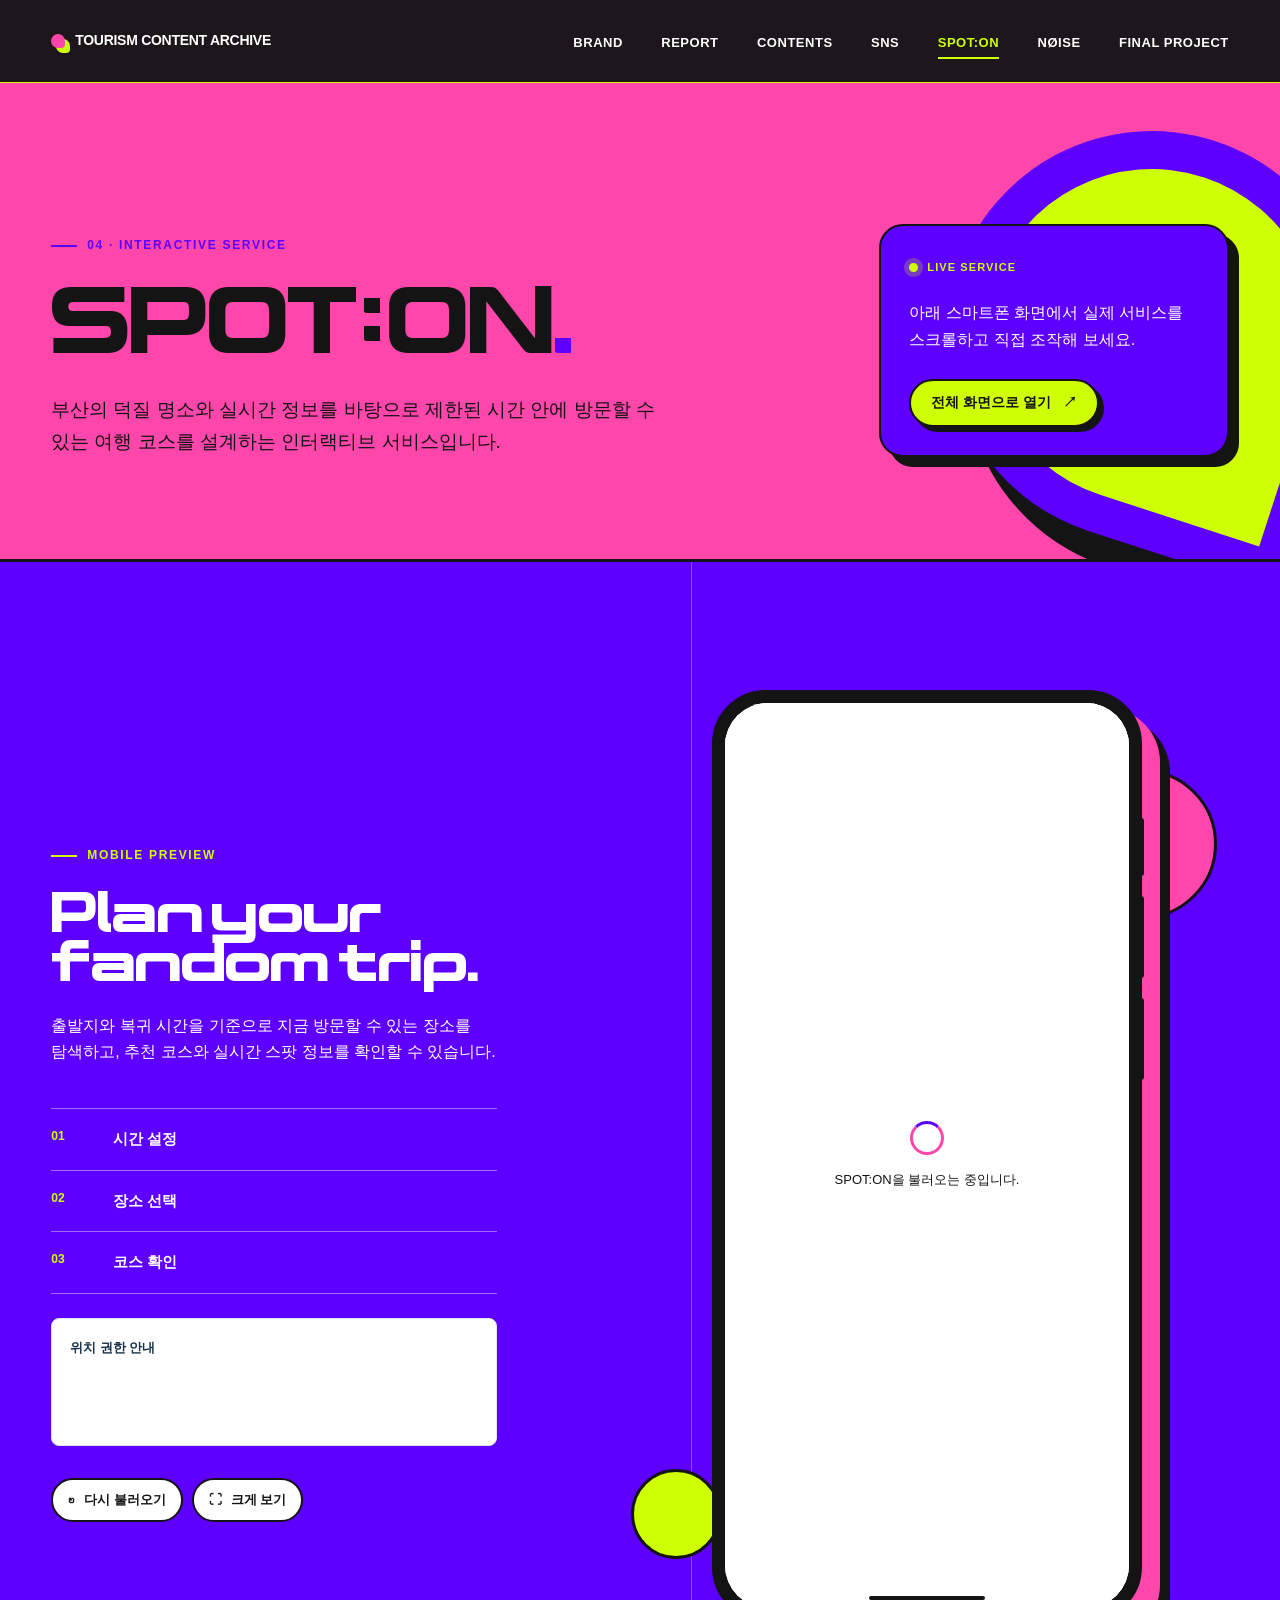
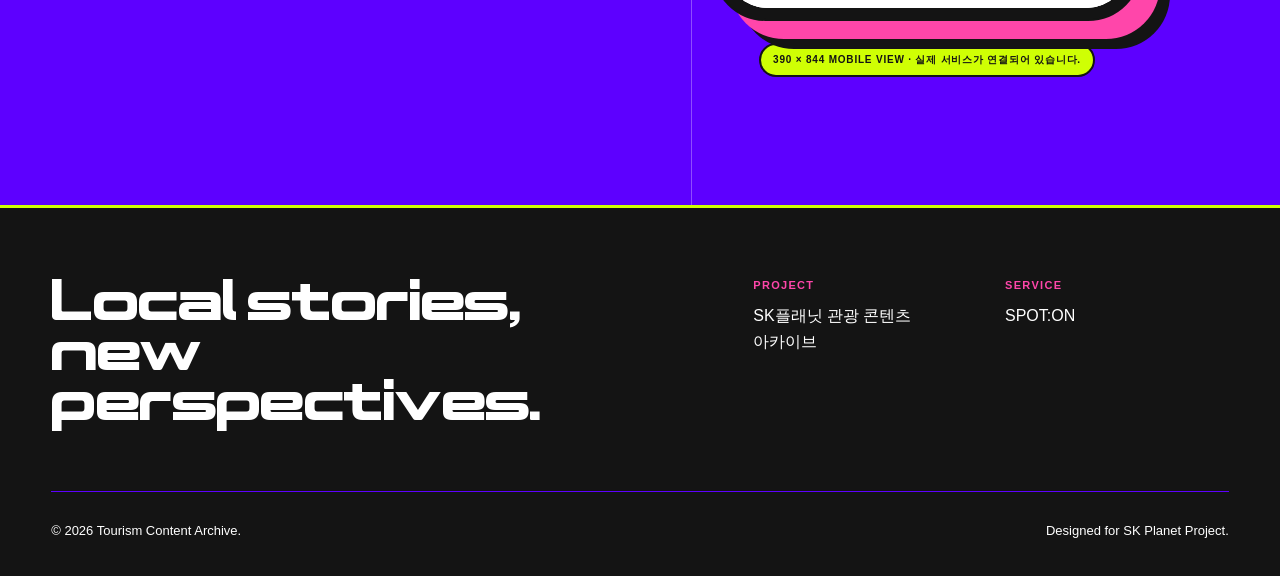
<file: spoton.html>
<!doctype html>
<html lang="ko">
<head>
  <meta charset="utf-8">
  <meta name="viewport" content="width=device-width, initial-scale=1">
  <meta name="description" content="부산 덕질 여행 코스를 설계하는 SPOT:ON 서비스를 스마트폰 화면에서 체험합니다.">
  <meta name="theme-color" content="#141414">
  <title>SPOT:ON · Tourism Content Archive</title>
  <link rel="icon" href="assets/images/common/favicon.svg" type="image/svg+xml">
  <link rel="stylesheet" href="assets/css/reset.css">
  <link rel="stylesheet" href="assets/css/variables.css">
  <link rel="stylesheet" href="assets/css/common.css">
  <link rel="stylesheet" href="assets/css/pages.css">
  <link rel="stylesheet" href="assets/css/responsive.css">
  <script src="assets/js/main.js" defer></script>
</head>
<body class="spoton-theme">
  <a class="skip-link" href="#main-content">본문 바로가기</a>
  <header class="site-header">
    <div class="container header-inner">
      <a class="brand" href="index.html" aria-label="Tourism Content Archive 홈"><span class="brand-mark" aria-hidden="true"></span><span class="brand-text">TOURISM CONTENT ARCHIVE</span></a>
      <button class="menu-toggle" type="button" aria-expanded="false" aria-controls="site-navigation" aria-label="메뉴 열기"><span class="menu-toggle-lines" aria-hidden="true"></span></button>
      <nav class="site-nav" id="site-navigation" aria-label="주요 메뉴">
        <ul>
          <li><a href="brand.html">BRAND</a></li>
          <li><a href="report.html">REPORT</a></li>
          <li><a href="contents.html">CONTENTS</a></li>
          <li><a href="sns.html">SNS</a></li>
          <li><a href="spoton.html" aria-current="page">SPOT:ON</a></li>
          <li><a href="noise.html">NØISE</a></li>
          <li><a href="final.html">FINAL PROJECT</a></li>
        </ul>
      </nav>
    </div>
  </header>

  <main id="main-content" class="spoton-page">
    <header class="page-header spoton-page-header">
      <div class="container spoton-intro-grid">
        <div>
          <p class="eyebrow">04 · Interactive Service</p>
          <h1 class="page-title">SPOT:ON<span class="accent">.</span></h1>
          <p class="page-intro">부산의 덕질 명소와 실시간 정보를 바탕으로 제한된 시간 안에 방문할 수 있는 여행 코스를 설계하는 인터랙티브 서비스입니다.</p>
        </div>
        <div class="spoton-intro-aside">
          <span class="spoton-live"><i aria-hidden="true"></i> LIVE SERVICE</span>
          <p>아래 스마트폰 화면에서 실제 서비스를 스크롤하고 직접 조작해 보세요.</p>
          <a class="button" href="https://appservice-test2-3a5n.vercel.app/" target="_blank" rel="noopener noreferrer">전체 화면으로 열기</a>
        </div>
      </div>
    </header>

    <section class="spoton-demo" aria-labelledby="spoton-preview-heading">
      <div class="container spoton-demo-grid">
        <div class="spoton-demo-copy">
          <p class="eyebrow">Mobile Preview</p>
          <h2 class="section-title" id="spoton-preview-heading">Plan your<br>fandom trip.</h2>
          <p>출발지와 복귀 시간을 기준으로 지금 방문할 수 있는 장소를 탐색하고, 추천 코스와 실시간 스팟 정보를 확인할 수 있습니다.</p>
          <ol class="spoton-feature-list" aria-label="SPOT:ON 이용 순서">
            <li><span>01</span><strong>시간 설정</strong></li>
            <li><span>02</span><strong>장소 선택</strong></li>
            <li><span>03</span><strong>코스 확인</strong></li>
          </ol>
          <p class="spoton-permission-note"><strong>위치 권한 안내</strong> 현재 위치를 출발지로 사용할 경우 브라우저의 위치 정보 권한이 필요합니다. 권한을 허용하지 않아도 출발지를 직접 입력할 수 있습니다.</p>
          <div class="spoton-controls" aria-label="미리보기 제어">
            <button type="button" class="preview-control" data-preview-reload><span aria-hidden="true">↻</span> 다시 불러오기</button>
            <button type="button" class="preview-control" data-preview-fullscreen><span aria-hidden="true">⛶</span> 크게 보기</button>
          </div>
        </div>

        <div class="phone-stage">
          <div class="phone-shell" data-phone-preview>
            <span class="phone-side-button phone-side-button--top" aria-hidden="true"></span>
            <span class="phone-side-button phone-side-button--middle" aria-hidden="true"></span>
            <span class="phone-side-button phone-side-button--bottom" aria-hidden="true"></span>
            <div class="phone-screen">
              <div class="preview-loading" data-preview-loading role="status"><span></span><p>SPOT:ON을 불러오는 중입니다.</p></div>
              <div class="preview-error" data-preview-error role="alert" hidden><strong>서비스를 불러오지 못했습니다.</strong><p>네트워크 상태를 확인하거나 전체 화면에서 다시 열어주세요.</p><a href="https://appservice-test2-3a5n.vercel.app/" target="_blank" rel="noopener noreferrer">전체 화면으로 열기 ↗</a></div>
              <iframe id="spoton-preview" src="https://appservice-test2-3a5n.vercel.app/" title="SPOT:ON 덕질 여행 코스 플래너 실제 서비스" loading="eager" allow="geolocation; fullscreen" referrerpolicy="strict-origin-when-cross-origin"></iframe>
              <div class="phone-home-indicator" aria-hidden="true"></div>
            </div>
          </div>
          <p class="phone-caption">390 × 844 MOBILE VIEW · 실제 서비스가 연결되어 있습니다.</p>
        </div>
      </div>
    </section>
  </main>

  <footer class="site-footer">
    <div class="container">
      <div class="footer-top"><p class="footer-title">Local stories,<br>new perspectives.</p><div class="footer-meta"><div><span class="footer-label">PROJECT</span><p>SK플래닛 관광 콘텐츠 아카이브</p></div><div><span class="footer-label">SERVICE</span><p>SPOT:ON</p></div></div></div>
      <div class="footer-bottom"><p>© <span data-current-year>2026</span> Tourism Content Archive.</p><p>Designed for SK Planet Project.</p></div>
    </div>
  </footer>
</body>
</html>
</file>
<file: assets/css/variables.css>
@font-face {
  font-family: "KBL Jump Extended";
  src: url("../fonts/KBLJump-ExtraBoldExtended.ttf") format("truetype");
  font-style: normal;
  font-weight: 800;
  font-display: swap;
}

:root {
  --color-brand-main: #a9d8f3;
  --color-brand-sub: #eaf6fc;
  --color-accent: #ff9eaa;
  --color-support: #63b3df;
  --color-primary: var(--color-support);
  --color-primary-dark: #17324d;
  --color-primary-soft: var(--color-brand-sub);
  --color-ink: #17324d;
  --color-muted: #63778a;
  --color-line: #dce8ef;
  --color-surface: #f4f9fc;
  --color-white: #fafcfd;
  --font-sans: "Pretendard", "Noto Sans KR", "Apple SD Gothic Neo", Arial, sans-serif;
  --font-display: Inter, "Helvetica Neue", var(--font-sans);
  --font-impact: "KBL Jump Extended", var(--font-display);
  --type-hero: clamp(56px, 8vw, 126px);
  --type-feature: clamp(48px, 6.4vw, 96px);
  --type-page: clamp(42px, 5.8vw, 86px);
  --type-section: clamp(28px, 3.4vw, 46px);
  --type-card: clamp(24px, 2.8vw, 38px);
  --container: 1240px;
  --gutter: clamp(20px, 4vw, 56px);
  --section-space: clamp(76px, 10vw, 144px);
  --radius-sm: 8px;
  --radius-md: 18px;
  --radius-lg: 30px;
  --shadow-soft: 0 18px 50px rgba(18, 22, 29, 0.08);
  --ease: 180ms ease;
}
</file>
<file: assets/css/common.css>
body {
  color: var(--color-ink);
  background: var(--color-white);
  font-family: var(--font-sans);
  font-size: 16px;
  line-height: 1.65;
  word-break: keep-all;
}

body.menu-open {
  overflow: hidden;
}

.skip-link {
  position: fixed;
  top: 8px;
  left: 8px;
  z-index: 200;
  padding: 10px 14px;
  color: var(--color-white);
  background: var(--color-primary);
  border-radius: var(--radius-sm);
  transform: translateY(-150%);
}

.skip-link:focus {
  transform: translateY(0);
}

.container {
  width: min(100% - (var(--gutter) * 2), var(--container));
  margin-inline: auto;
}

.site-header {
  position: sticky;
  top: 0;
  z-index: 100;
  background: rgba(255, 255, 255, 0.94);
  border-bottom: 1px solid rgba(223, 228, 234, 0.8);
  backdrop-filter: blur(14px);
}

.header-inner {
  display: flex;
  min-height: 82px;
  align-items: center;
  justify-content: space-between;
  gap: 32px;
}

.brand {
  display: inline-flex;
  align-items: center;
  gap: 10px;
  font-family: var(--font-display);
  font-size: 14px;
  font-weight: 800;
  letter-spacing: -0.02em;
}

.brand-mark {
  width: 14px;
  height: 14px;
  background: var(--color-brand-main);
  border-radius: 50% 50% 4px 50%;
}

.site-nav ul {
  display: flex;
  align-items: center;
  gap: clamp(22px, 3vw, 46px);
}

.site-nav a {
  position: relative;
  display: block;
  padding: 28px 0 24px;
  font-family: var(--font-display);
  font-size: 13px;
  font-weight: 700;
  letter-spacing: 0.04em;
}

.site-nav a::after {
  position: absolute;
  right: 0;
  bottom: 19px;
  left: 0;
  height: 2px;
  content: "";
  background: var(--color-primary);
  transform: scaleX(0);
  transform-origin: right;
  transition: transform var(--ease);
}

.site-nav a:hover::after,
.site-nav a:focus-visible::after,
.site-nav a[aria-current="page"]::after {
  transform: scaleX(1);
  transform-origin: left;
}

.site-nav a[aria-current="page"] {
  color: var(--color-primary);
}

.menu-toggle {
  display: none;
  width: 44px;
  height: 44px;
  align-items: center;
  justify-content: center;
  color: var(--color-ink);
  background: transparent;
  border: 1px solid var(--color-line);
  border-radius: 50%;
  cursor: pointer;
}

.menu-toggle-lines,
.menu-toggle-lines::before,
.menu-toggle-lines::after {
  width: 17px;
  height: 1.5px;
  background: currentColor;
  transition: transform var(--ease), opacity var(--ease);
}

.menu-toggle-lines {
  position: relative;
}

.menu-toggle-lines::before,
.menu-toggle-lines::after {
  position: absolute;
  left: 0;
  content: "";
}

.menu-toggle-lines::before {
  top: -5px;
}

.menu-toggle-lines::after {
  top: 5px;
}

.menu-toggle[aria-expanded="true"] .menu-toggle-lines {
  background: transparent;
}

.menu-toggle[aria-expanded="true"] .menu-toggle-lines::before {
  top: 0;
  transform: rotate(45deg);
}

.menu-toggle[aria-expanded="true"] .menu-toggle-lines::after {
  top: 0;
  transform: rotate(-45deg);
}

.page-header {
  padding: clamp(82px, 11vw, 150px) 0 clamp(64px, 8vw, 110px);
}

.eyebrow {
  display: flex;
  align-items: center;
  gap: 10px;
  margin-bottom: 22px;
  color: var(--color-primary);
  font-family: var(--font-display);
  font-size: 12px;
  font-weight: 800;
  letter-spacing: 0.14em;
  text-transform: uppercase;
}

.eyebrow::before {
  width: 26px;
  height: 2px;
  content: "";
  background: currentColor;
}

.page-title {
  max-width: 880px;
  font-family: var(--font-impact);
  font-size: var(--type-page);
  font-weight: 700;
  letter-spacing: -0.065em;
  line-height: 0.94;
  overflow-wrap: break-word;
}

.page-title .accent {
  color: var(--color-primary);
}

.page-intro {
  max-width: 620px;
  margin-top: 32px;
  color: var(--color-muted);
  font-size: clamp(16px, 1.5vw, 19px);
}

.section {
  padding-block: var(--section-space);
}

.section--soft {
  background: var(--color-surface);
}

.section-head {
  display: flex;
  align-items: end;
  justify-content: space-between;
  gap: 32px;
  margin-bottom: clamp(34px, 5vw, 64px);
}

.section-title {
  font-family: var(--font-impact);
  font-size: var(--type-section);
  font-weight: 700;
  letter-spacing: -0.05em;
  line-height: 1.05;
  overflow-wrap: break-word;
}

.hero-grid > *,
.section-head > *,
.footer-top > *,
.footer-meta > *,
.header-inner > * {
  min-width: 0;
}

.section-description {
  max-width: 520px;
  color: var(--color-muted);
}

.button {
  display: inline-flex;
  min-height: 48px;
  align-items: center;
  justify-content: center;
  gap: 12px;
  padding: 0 20px;
  font-size: 14px;
  font-weight: 700;
  border: 1px solid var(--color-ink);
  border-radius: 999px;
  transition: color var(--ease), background var(--ease), border-color var(--ease), transform var(--ease);
}

.button::after {
  content: "↗";
}

.button:hover,
.button:focus-visible {
  color: var(--color-ink);
  background: var(--color-accent);
  border-color: var(--color-accent);
  transform: translateY(-2px);
}

.tag {
  display: inline-flex;
  padding: 6px 10px;
  color: var(--color-primary);
  background: var(--color-primary-soft);
  font-family: var(--font-display);
  font-size: 11px;
  font-weight: 800;
  letter-spacing: 0.07em;
  border-radius: 999px;
}

.filter-list {
  display: flex;
  flex-wrap: wrap;
  gap: 9px;
  margin-bottom: 36px;
}

.filter-button {
  padding: 10px 16px;
  color: var(--color-muted);
  background: var(--color-white);
  border: 1px solid var(--color-line);
  border-radius: 999px;
  cursor: pointer;
  transition: color var(--ease), background var(--ease), border-color var(--ease);
}

.filter-button:hover,
.filter-button:focus-visible,
.filter-button.is-active {
  color: var(--color-white);
  background: var(--color-primary);
  border-color: var(--color-primary);
}

:focus-visible {
  outline: 3px solid rgba(0, 117, 235, 0.28);
  outline-offset: 3px;
}

.site-footer {
  padding: 68px 0 34px;
  color: rgba(255, 255, 255, 0.76);
  background: var(--color-ink);
}

.footer-top {
  display: grid;
  grid-template-columns: 1.35fr 1fr;
  gap: 60px;
  padding-bottom: 66px;
}

.footer-title {
  max-width: 620px;
  color: var(--color-white);
  font-family: var(--font-impact);
  font-size: var(--type-section);
  font-weight: 700;
  letter-spacing: -0.05em;
  line-height: 1.08;
}

.footer-meta {
  display: grid;
  grid-template-columns: repeat(2, 1fr);
  gap: 28px;
}

.footer-label {
  display: block;
  margin-bottom: 8px;
  color: var(--color-primary);
  font-family: var(--font-display);
  font-size: 11px;
  font-weight: 800;
  letter-spacing: 0.12em;
}

.footer-bottom {
  display: flex;
  justify-content: space-between;
  gap: 24px;
  padding-top: 28px;
  font-size: 13px;
  border-top: 1px solid rgba(255, 255, 255, 0.16);
}

/* KBL Jump has wide glyphs and tall visual bounds; Inter's tight tracking causes collisions. */
.page-title,
.section-title,
.footer-title {
  letter-spacing: 0.01em;
  line-height: 1.14;
  font-kerning: none;
  font-variant-ligatures: none;
  font-feature-settings: "kern" 0, "liga" 0, "clig" 0;
}
</file>
<file: assets/css/pages.css>
.hero {
  position: relative;
  display: grid;
  min-height: calc(100vh - 82px);
  align-items: end;
  overflow: hidden;
  padding: clamp(70px, 9vw, 124px) 0 58px;
}

.hero::before {
  position: absolute;
  top: 8%;
  right: -4vw;
  z-index: 1;
  width: clamp(240px, 37vw, 590px);
  aspect-ratio: 1;
  content: "";
  background: var(--color-primary);
  border-radius: 50% 50% 8% 50%;
  opacity: 0.08;
  transform: rotate(18deg);
}

.hero::after {
  position: absolute;
  inset: 0;
  z-index: 1;
  content: "";
  background: linear-gradient(90deg, var(--color-white) 0%, var(--color-white) 34%, rgba(255, 255, 255, 0.9) 58%, rgba(255, 255, 255, 0.56) 100%);
  pointer-events: none;
}

.hero-content-backdrop {
  position: absolute;
  top: clamp(28px, 5vw, 72px);
  right: clamp(20px, 6vw, 100px);
  bottom: clamp(28px, 5vw, 72px);
  z-index: 0;
  width: min(43vw, 590px);
  overflow: hidden;
  background: var(--color-ink);
  border-radius: clamp(26px, 4vw, 58px) clamp(26px, 4vw, 58px) 10px clamp(26px, 4vw, 58px);
  box-shadow: 0 28px 80px rgba(23, 50, 77, 0.18);
  transform: rotate(2.5deg);
}

.hero-backdrop-image {
  position: absolute;
  inset: 0;
  width: 100%;
  height: 100%;
  object-fit: cover;
  object-position: center;
  opacity: 0;
  transform: scale(1.06);
  transition: opacity 900ms ease, transform 6s ease;
}

.hero-backdrop-image.is-active {
  opacity: 0.58;
  transform: scale(1);
}

.hero-grid {
  position: relative;
  z-index: 2;
  display: grid;
  grid-template-columns: 1.35fr 0.65fr;
  align-items: end;
  gap: clamp(40px, 8vw, 110px);
}

.hero-title {
  position: relative;
  font-family: var(--font-impact);
  font-size: var(--type-hero);
  font-weight: 700;
  letter-spacing: -0.075em;
  line-height: 0.82;
}

.hero-title span {
  display: block;
  color: var(--color-primary);
}

.hero-copy {
  padding-bottom: 8px;
}

.hero-copy p {
  margin-bottom: 28px;
  color: var(--color-ink);
  font-size: clamp(16px, 1.5vw, 19px);
  font-weight: 600;
}

.hero-index {
  position: absolute;
  top: 24px;
  left: var(--gutter);
  z-index: 3;
  color: var(--color-muted);
  font-family: var(--font-display);
  font-size: 11px;
  font-weight: 700;
  letter-spacing: 0.12em;
  writing-mode: vertical-rl;
}

.banner-placeholder {
  position: relative;
  min-height: clamp(380px, 58vw, 760px);
  overflow: hidden;
  color: var(--color-white);
  background: var(--color-brand-main);
}

.banner-placeholder::before,
.banner-placeholder::after {
  position: absolute;
  content: "";
  border: 1px solid rgba(255, 255, 255, 0.38);
  border-radius: 50%;
}

.banner-placeholder::before {
  top: -20%;
  right: -10%;
  width: 62vw;
  height: 62vw;
}

.banner-placeholder::after {
  bottom: -43%;
  left: 12%;
  width: 48vw;
  height: 48vw;
}

.banner-content {
  position: absolute;
  inset: 0;
  z-index: 1;
  display: flex;
  flex-direction: column;
  justify-content: space-between;
  padding: clamp(28px, 5vw, 70px);
  color: var(--color-ink);
}

.banner-label {
  font-family: var(--font-display);
  font-size: 12px;
  font-weight: 800;
  letter-spacing: 0.12em;
}

.banner-copy {
  max-width: 760px;
  font-family: var(--font-impact);
  font-size: clamp(36px, 4.8vw, 68px);
  font-weight: 600;
  letter-spacing: -0.055em;
  line-height: 1;
}

.archive-grid {
  display: grid;
  grid-template-columns: repeat(2, 1fr);
  border-top: 1px solid var(--color-line);
}

.archive-link {
  position: relative;
  min-height: 320px;
  overflow: hidden;
  padding: clamp(26px, 4vw, 50px);
  border-right: 1px solid var(--color-line);
  border-bottom: 1px solid var(--color-line);
  transition: color var(--ease), background var(--ease);
}

.archive-link:nth-child(2n) {
  border-right: 0;
}

.archive-link:hover,
.archive-link:focus-visible {
  color: var(--color-white);
  background: var(--color-primary);
}

.archive-number {
  font-family: var(--font-display);
  font-size: 12px;
  font-weight: 700;
}

.archive-name {
  position: absolute;
  right: clamp(26px, 4vw, 50px);
  bottom: clamp(26px, 4vw, 50px);
  left: clamp(26px, 4vw, 50px);
  font-family: var(--font-impact);
  font-size: clamp(32px, 3.8vw, 54px);
  font-weight: 700;
  letter-spacing: -0.055em;
  line-height: 1;
}

.archive-name::after {
  float: right;
  content: "↗";
  font-size: 0.55em;
}

.table-shell {
  overflow-x: auto;
  background: var(--color-white);
  border: 1px solid var(--color-line);
  border-radius: var(--radius-md);
}

.resource-table {
  width: 100%;
  min-width: 900px;
  text-align: left;
}

.resource-table th,
.resource-table td {
  padding: 20px 22px;
  border-bottom: 1px solid var(--color-line);
  vertical-align: top;
}

.resource-table th {
  color: var(--color-muted);
  background: var(--color-surface);
  font-family: var(--font-display);
  font-size: 11px;
  letter-spacing: 0.09em;
}

.resource-table td:first-child {
  color: var(--color-primary);
  font-family: var(--font-display);
  font-size: 13px;
  font-weight: 800;
}

.resource-table tbody tr:last-child td {
  border-bottom: 0;
}

.resource-table tbody tr:hover {
  background: #fbfdff;
}

.insight-grid,
.project-facts {
  display: grid;
  grid-template-columns: repeat(3, 1fr);
  gap: 18px;
}

.insight-card,
.fact-card {
  min-height: 220px;
  padding: 28px;
  background: var(--color-white);
  border: 1px solid var(--color-line);
  border-radius: var(--radius-md);
}

.insight-card strong,
.fact-card strong {
  display: block;
  margin: 26px 0 10px;
  font-size: 20px;
}

.insight-card p,
.fact-card p {
  color: var(--color-muted);
  font-size: 14px;
}

.content-grid {
  display: grid;
  grid-template-columns: repeat(3, 1fr);
  gap: 42px 20px;
}

.filterable-content[hidden] {
  display: none;
}

.content-stack {
  display: grid;
  gap: clamp(70px, 9vw, 112px);
}

.tourism-poster {
  display: grid;
  grid-template-columns: minmax(260px, 360px) minmax(0, 1fr);
  align-items: start;
  gap: clamp(32px, 5vw, 72px);
  padding: clamp(26px, 4vw, 54px);
  color: var(--color-white);
  background: var(--color-ink);
  border-radius: var(--radius-lg);
}

.tourism-poster-visual {
  align-self: start;
  min-width: 0;
  margin: 0;
  background: #087bc5;
  border-radius: var(--radius-sm);
  box-shadow: 0 16px 34px rgba(0, 0, 0, 0.22);
}

.tourism-poster-visual img,
.tourism-poster-visual video {
  display: block;
  width: 100%;
  height: auto;
  max-height: 540px;
  object-fit: contain;
}

.tourism-poster-copy {
  display: flex;
  flex-direction: column;
  justify-content: space-between;
  gap: clamp(28px, 4vw, 48px);
  padding: 4px 0;
}

.tourism-poster-heading .tag {
  margin-bottom: 18px;
}

.poster-period {
  margin-bottom: 12px;
  color: var(--color-brand-main);
  font-family: var(--font-display);
  font-size: 12px;
  font-weight: 800;
  letter-spacing: 0.12em;
}

.tourism-poster-heading h3 {
  max-width: 740px;
  font-family: var(--font-impact);
  font-size: clamp(30px, 3.1vw, 48px);
  letter-spacing: 0.01em;
  line-height: 1.04;
}

.poster-title-primary,
.poster-title-secondary {
  display: block;
}

.poster-title-secondary {
  margin-top: 0.15em;
  font-size: clamp(15px, 2vw, 30px);
  letter-spacing: 0.015em;
  line-height: 1.15;
  white-space: nowrap;
}

.poster-summary {
  max-width: 680px;
  margin-top: 20px;
  color: rgba(250, 252, 253, 0.7);
  font-size: 14px;
  line-height: 1.75;
}

.poster-summary strong {
  color: var(--color-white);
}

.poster-brief {
  border-top: 1px solid rgba(250, 252, 253, 0.18);
}

.poster-brief > div {
  display: block;
  padding: 18px 0;
  border-bottom: 1px solid rgba(250, 252, 253, 0.12);
}

.poster-brief dt {
  color: var(--color-white);
  font-size: 14px;
  font-weight: 800;
  letter-spacing: -0.01em;
  line-height: 1.45;
}

.poster-brief dd {
  margin: 7px 0 0;
  color: rgba(250, 252, 253, 0.78);
  font-size: 13px;
  line-height: 1.8;
}

.poster-brief .poster-message {
  padding-top: 20px;
}

.poster-message dd {
  margin-top: 10px;
  color: var(--color-white);
  font-family: var(--font-impact);
  font-size: clamp(22px, 2.4vw, 34px);
  line-height: 1.35;
}

.cardnews-gallery {
  overflow: hidden;
  padding: clamp(24px, 4vw, 52px);
  color: var(--color-white);
  background: var(--color-ink);
  border-radius: var(--radius-lg);
}

.cardnews-gallery-head {
  display: flex;
  align-items: end;
  justify-content: space-between;
  gap: 30px;
  margin-bottom: clamp(28px, 4vw, 46px);
}

.cardnews-gallery-head .tag {
  margin-bottom: 13px;
}

.cardnews-gallery-head h3 {
  margin-bottom: 6px;
  font-family: var(--font-impact);
  font-size: var(--type-card);
  letter-spacing: -0.05em;
}

.cardnews-gallery-head p:not(.cardnews-counter) {
  color: rgba(250, 252, 253, 0.68);
}

.cardnews-counter {
  display: flex;
  align-items: baseline;
  gap: 8px;
  font-family: var(--font-display);
}

.cardnews-counter strong {
  color: var(--color-brand-main);
  font-size: clamp(42px, 5vw, 70px);
  line-height: 0.9;
}

.cardnews-counter span {
  color: rgba(250, 252, 253, 0.54);
}

.cardnews-gallery-body {
  display: grid;
  grid-template-columns: minmax(0, 1fr) 132px;
  gap: 18px;
}

.cardnews-viewer {
  position: relative;
  min-width: 0;
  overflow: hidden;
  background: #080b0e;
  border-radius: var(--radius-md);
}

.cardnews-viewer:focus-visible {
  outline-color: var(--color-brand-main);
}

.cardnews-slides {
  display: grid;
  place-items: center;
}

.cardnews-slide {
  grid-area: 1 / 1;
  width: 100%;
  margin: 0;
}

.cardnews-slide[hidden] {
  display: none;
}

.cardnews-slide img {
  width: 100%;
  max-height: 850px;
  object-fit: contain;
}

.carousel-button {
  position: absolute;
  top: 50%;
  z-index: 2;
  display: grid;
  width: 52px;
  height: 52px;
  place-items: center;
  color: var(--color-ink);
  background: rgba(250, 252, 253, 0.92);
  border-radius: 50%;
  box-shadow: 0 8px 24px rgba(0, 0, 0, 0.22);
  cursor: pointer;
  transform: translateY(-50%);
  transition: background var(--ease), transform var(--ease), opacity var(--ease);
}

.carousel-button:hover,
.carousel-button:focus-visible {
  background: var(--color-brand-main);
  transform: translateY(-50%) scale(1.05);
}

.carousel-button:disabled {
  cursor: default;
  opacity: 0.22;
  transform: translateY(-50%);
}

.carousel-button--prev { left: 18px; }
.carousel-button--next { right: 18px; }

.cardnews-thumbnails {
  display: grid;
  align-content: start;
  gap: 11px;
}

.cardnews-thumbnail {
  position: relative;
  overflow: hidden;
  padding: 0;
  background: #080b0e;
  border: 2px solid transparent;
  border-radius: var(--radius-sm);
  cursor: pointer;
  opacity: 0.48;
  transition: border-color var(--ease), opacity var(--ease), transform var(--ease);
}

.cardnews-thumbnail:hover,
.cardnews-thumbnail:focus-visible,
.cardnews-thumbnail.is-active {
  border-color: var(--color-brand-main);
  opacity: 1;
  transform: translateX(-3px);
}

.cardnews-thumbnail img {
  width: 100%;
  aspect-ratio: 4 / 5;
  object-fit: cover;
}

.content-subhead {
  display: flex;
  align-items: end;
  justify-content: space-between;
  gap: 30px;
  padding-bottom: 18px;
  margin-bottom: 32px;
  border-bottom: 1px solid var(--color-line);
}

.content-subhead h3 {
  font-family: var(--font-display);
  font-size: clamp(24px, 2.5vw, 34px);
  letter-spacing: -0.04em;
}

.content-subhead p {
  color: var(--color-muted);
  font-size: 14px;
}

.content-card[hidden] {
  display: none;
}

.content-thumb {
  position: relative;
  aspect-ratio: 4 / 5;
  overflow: hidden;
  margin-bottom: 18px;
  background: var(--color-surface);
  border-radius: var(--radius-md);
}

.shortform-video-grid {
  display: grid;
  grid-template-columns: repeat(3, minmax(0, 1fr));
  gap: clamp(24px, 4vw, 44px);
}

.content-thumb--video {
  aspect-ratio: 1080 / 1934;
  background: #0a0d12;
}

.content-thumb--video::before {
  display: none;
}

.content-thumb--video video {
  width: 100%;
  height: 100%;
  object-fit: contain;
}

.content-thumb::before {
  position: absolute;
  inset: 12%;
  content: "";
  border: 1px solid rgba(0, 117, 235, 0.24);
  border-radius: 50%;
  transition: transform 300ms ease;
}

.content-card:nth-child(2n) .content-thumb {
  background: var(--color-primary-soft);
}

.content-card:nth-child(3n) .content-thumb {
  color: var(--color-white);
  background: var(--color-primary);
}

.content-card:hover .content-thumb::before {
  transform: scale(1.12);
}

.thumb-label {
  position: absolute;
  top: 22px;
  left: 22px;
  font-family: var(--font-display);
  font-size: 11px;
  font-weight: 800;
  letter-spacing: 0.1em;
}

.thumb-number {
  position: absolute;
  right: 22px;
  bottom: 16px;
  color: var(--color-primary);
  font-family: var(--font-display);
  font-size: clamp(70px, 9vw, 130px);
  font-weight: 700;
  letter-spacing: -0.08em;
  line-height: 1;
  opacity: 0.2;
}

.content-card h3 {
  margin: 10px 0 5px;
  font-size: 19px;
}

.content-card p {
  color: var(--color-muted);
  font-size: 14px;
}

.metric-grid {
  display: grid;
  grid-template-columns: repeat(4, 1fr);
  gap: 16px;
}

.metric-card {
  padding: 26px;
  background: var(--color-white);
  border: 1px solid var(--color-line);
  border-radius: var(--radius-md);
}

.metric-label {
  color: var(--color-muted);
  font-size: 13px;
}

.metric-value {
  display: block;
  margin: 18px 0 8px;
  font-family: var(--font-display);
  font-size: clamp(30px, 3.4vw, 46px);
  font-weight: 700;
  letter-spacing: -0.055em;
  line-height: 1;
}

.metric-change {
  color: var(--color-primary);
  font-size: 12px;
  font-weight: 700;
}

.dashboard-grid {
  display: grid;
  grid-template-columns: 1.55fr 0.85fr;
  gap: 20px;
  margin-top: 20px;
}

.dashboard-panel {
  padding: clamp(24px, 3vw, 38px);
  background: var(--color-white);
  border: 1px solid var(--color-line);
  border-radius: var(--radius-md);
}

.panel-head {
  display: flex;
  justify-content: space-between;
  gap: 20px;
  margin-bottom: 34px;
}

.panel-head h2 {
  font-size: 19px;
}

.panel-head span {
  color: var(--color-muted);
  font-size: 12px;
}

.chart {
  display: flex;
  height: 270px;
  align-items: end;
  justify-content: space-between;
  gap: 13px;
  padding-top: 20px;
  border-bottom: 1px solid var(--color-line);
}

.chart-bar {
  position: relative;
  flex: 1;
  height: var(--value);
  min-width: 18px;
  background: var(--color-primary);
  border-radius: 6px 6px 0 0;
  opacity: 0.25;
  transition: opacity var(--ease);
}

.chart-bar:hover {
  opacity: 1;
}

.chart-bar span {
  position: absolute;
  bottom: -27px;
  left: 50%;
  color: var(--color-muted);
  font-size: 11px;
  transform: translateX(-50%);
}

.ranking-list li {
  display: grid;
  grid-template-columns: 28px 1fr auto;
  align-items: center;
  gap: 14px;
  padding: 18px 0;
  border-bottom: 1px solid var(--color-line);
}

.ranking-list li:last-child {
  border-bottom: 0;
}

.rank {
  color: var(--color-primary);
  font-family: var(--font-display);
  font-weight: 800;
}

.rank-name strong,
.rank-name small {
  display: block;
}

.rank-name small {
  color: var(--color-muted);
}

.project-visual {
  position: relative;
  min-height: clamp(430px, 62vw, 780px);
  overflow: hidden;
  color: var(--color-white);
  background: var(--color-ink);
}

.project-visual::before {
  position: absolute;
  top: 10%;
  right: 8%;
  width: 46%;
  aspect-ratio: 1;
  content: "";
  background: var(--color-brand-main);
  border-radius: 50% 50% 7% 50%;
  transform: rotate(25deg);
}

.project-visual-content {
  position: absolute;
  inset: 0;
  z-index: 1;
  display: flex;
  flex-direction: column;
  justify-content: space-between;
  padding: clamp(28px, 5vw, 66px);
}

.project-visual-title {
  align-self: end;
  max-width: 700px;
  font-family: var(--font-impact);
  font-size: var(--type-page);
  font-weight: 700;
  letter-spacing: -0.07em;
  line-height: 0.9;
  text-align: right;
}

.process-list {
  counter-reset: process;
  border-top: 1px solid var(--color-line);
}

.process-list li {
  display: grid;
  grid-template-columns: 80px 0.6fr 1fr;
  gap: 30px;
  padding: 34px 0;
  border-bottom: 1px solid var(--color-line);
  counter-increment: process;
}

.process-list li::before {
  color: var(--color-primary);
  content: "0" counter(process);
  font-family: var(--font-display);
  font-size: 13px;
  font-weight: 800;
}

.process-list h3 {
  font-size: 21px;
}

.process-list p {
  color: var(--color-muted);
}

.empty-note {
  padding: 50px;
  text-align: center;
  border: 1px dashed #b8c0ca;
  border-radius: var(--radius-md);
}

.empty-note strong {
  display: block;
  margin-bottom: 8px;
  font-size: 18px;
}

.empty-note p {
  color: var(--color-muted);
}

/* SNS live dashboard */
.sns-page-header{padding-bottom:42px}.sns-title-row{display:grid;grid-template-columns:minmax(0,1fr) auto;align-items:end;gap:32px}.sns-sync-state{display:flex;align-items:center;gap:12px;padding:15px 18px;background:#fff;border:1px solid var(--color-line);border-radius:999px}.sns-sync-state .sync-dot{width:9px;height:9px;background:#aab2bc;border-radius:50%;box-shadow:0 0 0 5px rgba(170,178,188,.15)}.sns-sync-state.is-ready .sync-dot{background:#31a86b;box-shadow:0 0 0 5px rgba(49,168,107,.14)}.sns-sync-state strong,.sns-sync-state time{display:block}.sns-sync-state strong{font-size:12px}.sns-sync-state time{margin-top:2px;color:var(--color-muted);font-size:10px}.sns-jump-nav{display:flex;gap:8px;margin-top:44px}.sns-jump-nav a{padding:10px 16px;background:#fff;border:1px solid var(--color-line);border-radius:999px;font-size:11px;font-weight:800}.sns-jump-nav a:last-child{color:#fff;background:#f52525;border-color:#f52525}
.sns-channel-grid{display:grid;grid-template-columns:minmax(0,.82fr) minmax(0,1.18fr);gap:18px}.sns-channel-card{display:flex;min-height:310px;padding:clamp(26px,4vw,48px);border:1px solid var(--color-line);border-radius:var(--radius-lg);flex-direction:column}.sns-channel-card--instagram{background:linear-gradient(145deg,#fff 0%,#f8f4f8 100%)}.sns-channel-card--youtube{color:#fff;background:#161616;border-color:#161616}.platform-heading{display:flex;align-items:center;gap:18px}.platform-icon{display:grid;width:54px;height:54px;border:1px solid currentColor;border-radius:17px;place-items:center;font-family:var(--font-display);font-size:13px;font-weight:800}.sns-channel-card--youtube .platform-icon{color:#fff;background:#f52525;border-color:#f52525}.platform-kicker,.panel-kicker{color:var(--color-support);font-family:var(--font-display);font-size:10px;font-weight:800;letter-spacing:.1em}.sns-channel-card--youtube .platform-kicker{color:#ff6464}.platform-heading h3{margin-top:5px;font-size:clamp(24px,3vw,38px);letter-spacing:-.05em}.sns-channel-card>p{max-width:590px;margin:42px 0 30px;color:var(--color-muted);font-size:15px;line-height:1.75}.sns-channel-card--youtube>p{color:rgba(255,255,255,.66)}.connection-badge{display:flex;align-items:center;gap:9px;margin-top:auto;font-size:11px;font-weight:800}.connection-badge span{width:7px;height:7px;background:#42d582;border-radius:50%}.connection-badge.is-empty span{background:#aab2bc}.channel-card-footer{display:flex;align-items:center;justify-content:space-between;gap:20px;margin-top:auto}.channel-link{padding-bottom:3px;border-bottom:1px solid rgba(255,255,255,.5);font-size:12px;font-weight:800}
.youtube-section{background:#fff}.youtube-section-head{align-items:end}.sns-metric-grid{display:grid;grid-template-columns:repeat(5,minmax(0,1fr));gap:12px}.sns-metric-card{min-height:190px;padding:24px;background:#f6f8fa;border:1px solid var(--color-line);border-radius:var(--radius-md)}.sns-metric-card>span{color:var(--color-muted);font-size:11px;font-weight:800}.sns-metric-card strong{display:block;margin:38px 0 12px;font-family:var(--font-display);font-size:clamp(30px,3.5vw,52px);letter-spacing:-.07em;line-height:.9}.sns-metric-card small{color:var(--color-muted);font-size:10px;line-height:1.45}.sns-metric-card--accent{background:var(--color-brand-main)}.sns-metric-card--dark{color:#fff;background:#191919;border-color:#191919}.sns-metric-card--dark>span,.sns-metric-card--dark small{color:rgba(255,255,255,.65)}
.sns-analysis-grid{display:grid;grid-template-columns:minmax(0,1.45fr) minmax(300px,.75fr);gap:18px;margin-top:18px}.sns-panel{min-height:370px;padding:clamp(24px,3vw,38px);border:1px solid var(--color-line);border-radius:var(--radius-lg)}.sns-panel-head{display:flex;align-items:flex-start;justify-content:space-between;gap:20px}.sns-panel-head h3{margin-top:6px;font-size:clamp(24px,2.6vw,34px);letter-spacing:-.05em}.sns-panel-head>span{color:var(--color-muted);font-size:10px}.sns-history-chart{display:flex;height:220px;align-items:flex-end;justify-content:center;gap:10px;margin-top:36px;border-bottom:1px solid var(--color-line)}.history-bar-wrap{display:flex;height:100%;min-width:0;flex:1;align-items:center;justify-content:flex-end;flex-direction:column}.history-bar-wrap strong{margin-bottom:8px;font-size:10px}.history-bar{width:min(42px,70%);height:var(--bar-height);min-height:8px;background:var(--color-support);border-radius:7px 7px 0 0}.history-bar-wrap span{position:relative;margin-bottom:-25px;color:var(--color-muted);font-size:9px}.chart-empty{margin:auto;color:var(--color-muted);font-size:13px;text-align:center}.reaction-summary{margin-top:34px;border-top:1px solid var(--color-ink)}.reaction-summary>div{display:grid;grid-template-columns:80px minmax(0,1fr);gap:16px;padding:20px 0;border-bottom:1px solid var(--color-line)}.reaction-summary dt{color:var(--color-muted);font-size:11px;font-weight:700}.reaction-summary dd{overflow:hidden;font-size:13px;font-weight:800;text-overflow:ellipsis;white-space:nowrap}
.content-performance-head{display:flex;align-items:end;justify-content:space-between;gap:24px;margin:clamp(70px,8vw,110px) 0 26px}.content-performance-head h2{margin-top:8px;font-size:clamp(34px,5vw,64px);letter-spacing:-.065em}.content-performance-head>p{max-width:340px;color:var(--color-muted);font-size:13px;text-align:right}.youtube-content-grid{display:grid;grid-template-columns:repeat(3,minmax(0,1fr));gap:18px}.youtube-video-card{overflow:hidden;border:1px solid var(--color-line);border-radius:var(--radius-md)}.video-thumbnail{position:relative;display:block;aspect-ratio:16/9;overflow:hidden;background:#e7ebee}.video-thumbnail img{width:100%;height:100%;object-fit:cover;transition:transform var(--ease)}.video-thumbnail:hover img{transform:scale(1.035)}.video-thumbnail span{position:absolute;right:10px;bottom:10px;padding:5px 7px;color:#fff;background:rgba(0,0,0,.78);border-radius:4px;font-size:9px;font-weight:800}.video-card-body{padding:22px}.video-card-body time{color:var(--color-muted);font-size:9px}.video-card-body h3{display:-webkit-box;min-height:50px;margin:10px 0 24px;overflow:hidden;font-size:17px;letter-spacing:-.035em;line-height:1.45;-webkit-box-orient:vertical;-webkit-line-clamp:2}.video-card-body dl{display:grid;grid-template-columns:repeat(4,1fr);gap:8px;padding-top:16px;border-top:1px solid var(--color-line)}.video-card-body dt{color:var(--color-muted);font-size:8px}.video-card-body dd{margin-top:3px;font-size:11px;font-weight:800}.sns-data-empty{grid-column:1/-1;padding:64px 24px;background:#f7f9fa;border:1px dashed #b7c0c8;border-radius:var(--radius-lg);text-align:center}.sns-data-empty strong{font-size:18px}.sns-data-empty p{margin-top:9px;color:var(--color-muted);font-size:13px}
.channel-link--dark{border-color:rgba(0,0,0,.45)}.platform-section-aside{display:flex;max-width:470px;align-items:flex-end;flex-direction:column}.platform-action{display:inline-flex;align-items:center;gap:12px;margin-top:20px;padding:12px 18px;border-radius:999px;font-size:11px;font-weight:800}.platform-action--instagram{color:#fff;background:linear-gradient(110deg,#833ab4,#fd1d1d,#fcb045)}.platform-action--youtube{color:#fff;background:#f52525}.instagram-section{background:#fff}.history-bar--instagram{background:linear-gradient(180deg,#833ab4,#f77737)}.instagram-content-grid{display:grid;grid-template-columns:repeat(3,minmax(0,1fr));gap:18px}.youtube-video-card{background:#fff}.instagram-post-card .video-thumbnail{aspect-ratio:1/1}
.sns-method-section{background:#151515}.sns-method-section .section-title{color:#fff}.sns-method-section .section-description{color:rgba(255,255,255,.6)}.sns-guide-grid{display:grid;grid-template-columns:repeat(3,1fr);gap:1px;overflow:hidden;background:rgba(255,255,255,.16);border-radius:var(--radius-lg)}.sns-guide-grid article{min-height:230px;padding:32px;background:#1d1d1d}.sns-guide-grid span{color:var(--color-brand-main);font-family:var(--font-display);font-size:10px;font-weight:800}.sns-guide-grid strong{display:block;margin:45px 0 12px;color:#fff;font-size:21px}.sns-guide-grid p{color:rgba(255,255,255,.58);font-size:13px;line-height:1.7}

/* SPOT:ON interactive preview */
.spoton-page {
  color: #141414;
  background: #ff46aa;
  overflow: hidden;
}

.spoton-page-header {
  position: relative;
  isolation: isolate;
  background: #ff46aa;
}

.spoton-page-header::after {
  position: absolute;
  top: 10%;
  right: -6%;
  z-index: -1;
  width: clamp(220px, 32vw, 520px);
  aspect-ratio: 1;
  content: "";
  background: #cfff04;
  border: clamp(18px, 3vw, 44px) solid #5d00ff;
  border-radius: 50% 50% 8% 50%;
  box-shadow: 28px 28px 0 #141414;
  transform: rotate(18deg);
}

.spoton-intro-grid {
  display: grid;
  grid-template-columns: 1.35fr 0.65fr;
  align-items: end;
  gap: clamp(42px, 8vw, 120px);
}

.spoton-intro-aside {
  max-width: 390px;
  padding: 28px;
  color: #ffffff;
  background: #5d00ff;
  border: 2px solid #141414;
  border-radius: 24px;
  box-shadow: 10px 10px 0 #141414;
}

.spoton-intro-aside p {
  margin: 20px 0 26px;
  color: #ffffff;
}

.spoton-live {
  display: inline-flex;
  align-items: center;
  gap: 9px;
  color: #cfff04;
  font-family: var(--font-display);
  font-size: 11px;
  font-weight: 800;
  letter-spacing: 0.1em;
}

.spoton-live i {
  width: 9px;
  height: 9px;
  background: #cfff04;
  border-radius: 50%;
  box-shadow: 0 0 0 5px rgba(207, 255, 4, 0.24);
}

.spoton-demo {
  position: relative;
  padding: var(--section-space) 0;
  color: #ffffff;
  background: #5d00ff;
  border-top: 3px solid #141414;
}

.spoton-demo::before {
  position: absolute;
  top: 0;
  bottom: 0;
  left: 54%;
  width: 1px;
  content: "";
  background: rgba(255, 255, 255, 0.3);
}

.spoton-demo-grid {
  display: grid;
  grid-template-columns: 0.85fr 1.15fr;
  align-items: center;
  gap: clamp(60px, 10vw, 150px);
}

.spoton-demo-copy > p:not(.eyebrow) {
  max-width: 470px;
  margin-top: 26px;
  color: #ffffff;
}

.spoton-feature-list {
  margin-top: 42px;
  border-top: 1px solid rgba(255, 255, 255, 0.42);
}

.spoton-feature-list li {
  display: grid;
  grid-template-columns: 44px 1fr;
  gap: 18px;
  padding: 18px 0;
  border-bottom: 1px solid rgba(255, 255, 255, 0.42);
}

.spoton-feature-list span {
  color: #cfff04;
  font-family: var(--font-display);
  font-size: 12px;
  font-weight: 800;
}

.spoton-feature-list strong {
  font-size: 15px;
}

.spoton-controls {
  display: flex;
  flex-wrap: wrap;
  gap: 9px;
  margin-top: 32px;
}

.preview-control {
  display: inline-flex;
  min-height: 44px;
  align-items: center;
  gap: 9px;
  padding: 0 15px;
  color: #141414;
  background: #ffffff;
  border: 2px solid #141414;
  border-radius: 999px;
  font-size: 13px;
  font-weight: 700;
  cursor: pointer;
  transition: background var(--ease), border-color var(--ease), transform var(--ease);
}

.preview-control:hover,
.preview-control:focus-visible {
  background: #cfff04;
  border-color: #141414;
  box-shadow: 4px 4px 0 #141414;
  transform: translate(-2px, -2px);
}

.phone-stage {
  position: relative;
  display: grid;
  justify-items: center;
}

.phone-stage::before,
.phone-stage::after {
  position: absolute;
  content: "";
  border-radius: 50%;
}

.phone-stage::before {
  top: 8%;
  right: 2%;
  width: 150px;
  height: 150px;
  background: #ff46aa;
  border: 3px solid #141414;
}

.phone-stage::after {
  bottom: 12%;
  left: 1%;
  width: 90px;
  height: 90px;
  background: #cfff04;
  border: 3px solid #141414;
}

.phone-shell {
  position: relative;
  z-index: 2;
  width: min(100%, 430px);
  aspect-ratio: 390 / 844;
  padding: 11px;
  background: #141414;
  border: 2px solid #141414;
  border-radius: 54px;
  box-shadow: 18px 18px 0 #ff46aa, 28px 28px 0 #141414;
}

.phone-screen {
  position: relative;
  width: 100%;
  height: 100%;
  overflow: hidden;
  background: #ffffff;
  border-radius: 43px;
}

.phone-screen iframe {
  display: block;
  width: calc(100% + 18px);
  height: 100%;
  background: #ffffff;
  border: 0;
}

.phone-home-indicator {
  position: absolute;
  bottom: 8px;
  left: 50%;
  z-index: 4;
  width: 116px;
  height: 4px;
  background: #141414;
  border-radius: 999px;
  transform: translateX(-50%);
  pointer-events: none;
}

.phone-side-button {
  position: absolute;
  right: -4px;
  width: 4px;
  background: #141414;
  border-radius: 0 3px 3px 0;
}

.phone-side-button--top { top: 126px; height: 58px; }
.phone-side-button--middle { top: 204px; height: 82px; }
.phone-side-button--bottom { top: 306px; height: 82px; }

.preview-loading {
  position: absolute;
  inset: 0;
  z-index: 3;
  display: grid;
  place-content: center;
  justify-items: center;
  gap: 14px;
  color: #141414;
  background: #ffffff;
  font-size: 13px;
  text-align: center;
  transition: opacity 240ms ease, visibility 240ms ease;
}

.preview-loading.is-loaded {
  visibility: hidden;
  opacity: 0;
}

.preview-loading span {
  width: 34px;
  height: 34px;
  border: 3px solid #ff46aa;
  border-top-color: #5d00ff;
  border-radius: 50%;
  animation: preview-spin 800ms linear infinite;
}

@keyframes preview-spin {
  to { transform: rotate(360deg); }
}

.phone-caption {
  position: relative;
  z-index: 1;
  margin-top: 22px;
  padding: 7px 12px;
  color: #141414;
  background: #cfff04;
  border: 2px solid #141414;
  border-radius: 999px;
  font-family: var(--font-display);
  font-size: 10px;
  font-weight: 700;
  letter-spacing: 0.08em;
}

.phone-shell:fullscreen {
  width: min(100vw, 480px);
  height: 100vh;
  margin: auto;
  aspect-ratio: auto;
  border-radius: 0;
}

.phone-shell:fullscreen .phone-screen {
  border-radius: 0;
}

/* SPOT:ON page-only color system */
.spoton-theme {
  color: #141414;
  background: #ff46aa;
}

.spoton-theme :focus-visible {
  outline-color: #cfff04;
}

.spoton-theme .skip-link {
  color: #141414;
  background: #cfff04;
}

.spoton-theme .site-header {
  color: #ffffff;
  background: rgba(20, 20, 20, 0.96);
  border-bottom-color: #cfff04;
}

.spoton-theme .brand-mark {
  background: #ff46aa;
  box-shadow: 5px 5px 0 #cfff04;
}

.spoton-theme .site-nav a::after {
  background: #cfff04;
}

.spoton-theme .site-nav a[aria-current="page"] {
  color: #cfff04;
}

.spoton-theme .menu-toggle {
  color: #ffffff;
  border-color: #cfff04;
}

.spoton-theme .spoton-page-header .eyebrow,
.spoton-theme .spoton-page-header .page-title .accent {
  color: #5d00ff;
}

.spoton-theme .spoton-page-header .page-intro {
  color: #141414;
}

.spoton-theme .spoton-intro-aside .button {
  color: #141414;
  background: #cfff04;
  border: 2px solid #141414;
  box-shadow: 5px 5px 0 #141414;
}

.spoton-theme .spoton-intro-aside .button:hover,
.spoton-theme .spoton-intro-aside .button:focus-visible {
  color: #ffffff;
  background: #ff46aa;
  border-color: #141414;
  box-shadow: 2px 2px 0 #141414;
}

.spoton-theme .spoton-demo .eyebrow {
  color: #cfff04;
}

.spoton-theme .site-footer {
  color: #ffffff;
  background: #141414;
  border-top: 3px solid #cfff04;
}

.spoton-theme .footer-title {
  color: #ffffff;
}

.spoton-theme .footer-label {
  color: #ff46aa;
}

.spoton-theme .footer-bottom {
  border-top-color: #5d00ff;
}

@media (max-width: 760px) {
  .spoton-theme .site-nav {
    color: #ffffff;
    background: #141414;
  }

  .spoton-theme .site-nav a {
    border-bottom-color: #5d00ff;
  }
}

/* Research report */
.report-cover{padding:clamp(80px,10vw,150px) 0 clamp(64px,9vw,120px);background:linear-gradient(135deg,var(--color-white) 62%,var(--color-brand-sub))}.report-cover-grid{display:grid;grid-template-columns:1.25fr .75fr;align-items:end;gap:8vw}.report-cover h1{font-family:var(--font-display);font-size:clamp(68px,10vw,150px);font-weight:800;letter-spacing:-.075em;line-height:.8}.report-cover h1 span{color:var(--color-support)}.report-cover-copy{padding-bottom:8px}.report-kicker,.mini-label{margin-bottom:18px;color:var(--color-support);font-family:var(--font-display);font-size:12px;font-weight:800;letter-spacing:.09em}.report-cover-copy>p{font-size:clamp(17px,1.6vw,21px);line-height:1.8}.report-cover-copy dl{display:grid;grid-template-columns:repeat(3,1fr);gap:12px;margin-top:38px;padding-top:18px;border-top:1px solid var(--color-line)}.report-cover-copy dt{color:var(--color-muted);font-size:9px;letter-spacing:.1em}.report-cover-copy dd{margin-top:4px;font-family:var(--font-display);font-size:12px;font-weight:700}.report-local-nav{position:sticky;top:0;z-index:8;overflow-x:auto;background:rgba(250,252,253,.94);border-block:1px solid var(--color-line);backdrop-filter:blur(14px)}.report-local-nav .container{display:flex}.report-local-nav a{flex:1;min-width:max-content;padding:17px 24px;text-align:center;font-family:var(--font-display);font-size:11px;font-weight:700;letter-spacing:.06em;border-right:1px solid var(--color-line)}.report-thesis{display:grid;grid-template-columns:1.35fr .65fr;gap:7vw;align-items:end;margin-bottom:50px;padding:clamp(34px,5vw,70px);background:var(--color-ink);border-radius:var(--radius-lg);color:#fff}.report-thesis>p{font-size:clamp(32px,5vw,68px);font-weight:700;letter-spacing:-.055em;line-height:1.12}.report-thesis>p span{color:var(--color-brand-main)}.report-thesis strong{display:block;margin-bottom:12px;color:var(--color-brand-main);font-size:11px;letter-spacing:.1em}.report-thesis div p{color:rgba(255,255,255,.72)}.problem-grid,.insight-matrix,.experience-grid{display:grid;grid-template-columns:repeat(4,1fr);gap:16px}.problem-grid article,.insight-matrix article,.experience-grid article{min-height:235px;padding:28px;background:#fff;border:1px solid var(--color-line);border-radius:var(--radius-md)}.problem-grid span,.insight-matrix span,.experience-grid span{color:var(--color-support);font-family:var(--font-display);font-size:11px;font-weight:800}.problem-grid h3,.insight-matrix h3,.experience-grid h3{margin:45px 0 10px;font-size:20px}.problem-grid p,.insight-matrix p,.experience-grid p{color:var(--color-muted);font-size:14px}.insight-matrix article:nth-child(2){background:var(--color-brand-sub)}.insight-matrix article:nth-child(4){background:var(--color-accent)}.evidence-note{display:grid;grid-template-columns:220px 1fr;gap:32px;margin-top:28px;padding:28px;border:1px solid var(--color-line);border-radius:var(--radius-md)}.evidence-grade,.case-grade{display:inline-grid;width:52px;height:52px;place-items:center;margin-right:12px;color:#fff;background:var(--color-ink);border-radius:50%;font-weight:800}.evidence-note p{color:var(--color-muted)}.case-label{display:flex;justify-content:space-between;padding-bottom:15px;border-bottom:1px solid var(--color-ink);font-size:11px;font-weight:800;letter-spacing:.08em}.maple-title{display:flex;align-items:start;justify-content:space-between;gap:30px;padding:50px 0}.maple-title p{color:var(--color-support);font-weight:700}.maple-title h2{margin-top:12px;font-size:clamp(42px,7vw,92px);letter-spacing:-.065em;line-height:.95}.maple-summary{display:grid;grid-template-columns:1fr 1fr;gap:7vw;margin-bottom:46px;padding:36px 0;border-block:1px solid var(--color-line)}.maple-summary>p{font-size:clamp(19px,2vw,26px);line-height:1.7}.case-facts{display:grid;grid-template-columns:repeat(3,1fr);gap:12px}.case-facts small{display:block;color:var(--color-muted);font-size:9px}.case-facts strong{display:block;margin-top:8px;font-size:14px}.signal-risk{display:grid;grid-template-columns:1fr 1fr;gap:1px;margin-top:18px;background:var(--color-line);border:1px solid var(--color-line);border-radius:var(--radius-md);overflow:hidden}.signal-risk>div{padding:clamp(30px,5vw,62px);background:#fff}.signal-risk h3{margin-bottom:20px;font-size:clamp(28px,3.5vw,46px);letter-spacing:-.05em}.signal-risk p,.signal-risk li{color:var(--color-muted)}.signal-risk li{padding:10px 0;border-bottom:1px solid var(--color-line)}.keyword-row{display:flex;flex-wrap:wrap;gap:7px;margin-top:25px}.keyword-row span{padding:7px 10px;background:var(--color-brand-sub);border-radius:99px;font-size:11px}.source-line{display:flex;flex-wrap:wrap;gap:18px;margin-top:18px;color:var(--color-muted);font-size:11px}.source-line a{color:var(--color-support);text-decoration:underline}.section--navy{color:#fff;background:var(--color-ink)}.section--navy .section-description{color:rgba(255,255,255,.62)}.route-timeline li{display:grid;grid-template-columns:180px 1fr;gap:30px;padding:28px 0;border-top:1px solid rgba(255,255,255,.18)}.route-timeline li>span{color:var(--color-brand-main);font-size:11px;font-weight:800}.route-timeline h3{font-size:clamp(23px,3vw,38px)}.route-timeline p{margin-top:5px;color:rgba(255,255,255,.6)}.shortform-plan{display:grid;grid-template-columns:.75fr 1.25fr;gap:6vw}.phone-script{padding:11px;background:#111820;border-radius:45px;box-shadow:0 30px 70px rgba(23,50,77,.18)}.script-screen{min-height:210px;padding:32px;background:var(--color-surface);border-bottom:1px solid var(--color-line)}.script-screen:first-child{border-radius:35px 35px 0 0}.script-screen:last-child{border-radius:0 0 35px 35px}.script-screen span,.planning-board span{color:var(--color-support);font-size:10px;font-weight:800}.script-screen strong{display:block;margin:30px 0 10px;font-size:27px;line-height:1.2}.script-screen p{color:var(--color-muted);font-size:13px}.planning-board>div:first-child{padding-bottom:35px;border-bottom:1px solid var(--color-line)}.planning-board h3{margin-top:14px;font-size:clamp(35px,5vw,64px);letter-spacing:-.055em;line-height:1.05}.planning-board dl>div{display:grid;grid-template-columns:110px 1fr;gap:20px;padding:20px 0;border-bottom:1px solid var(--color-line)}.planning-board dt{font-size:10px;font-weight:800}.planning-board dd{color:var(--color-muted)}.do-dont{display:grid;grid-template-columns:1fr 1fr;gap:12px;margin-top:28px}.do-dont p{padding:22px;background:var(--color-brand-sub);border-radius:var(--radius-sm);font-size:13px}.do-dont p:last-child{background:#fff0f1}.do-dont strong{display:block;margin-bottom:7px}.report-conclusion{display:grid;grid-template-columns:160px 1fr;gap:30px;margin-top:70px;padding-top:32px;border-top:2px solid var(--color-ink)}.report-conclusion span{font-size:11px;font-weight:800}.report-conclusion p{font-size:clamp(22px,3vw,38px);letter-spacing:-.035em;line-height:1.5}

.report-cover-grid {
  grid-template-columns: minmax(0, 1fr) minmax(360px, 0.82fr);
  align-items: center;
  gap: clamp(72px, 8vw, 128px);
}

.report-cover-grid > * {
  min-width: 0;
}

.report-cover h1 {
  max-width: 100%;
  font-size: var(--type-feature);
  letter-spacing: -0.06em;
  line-height: 0.9;
  white-space: nowrap;
}

/* Brand identity guidelines */
.brand-guide {
  background: var(--color-white);
}

.brand-tabs {
  display: grid;
  grid-template-columns: repeat(2, minmax(0, 1fr));
  margin-bottom: clamp(56px, 8vw, 92px);
  border-bottom: 1px solid var(--color-line);
}

.brand-tab {
  position: relative;
  padding: 20px 8px;
  color: var(--color-muted);
  font-family: var(--font-display);
  font-size: clamp(18px, 2vw, 25px);
  font-weight: 800;
  text-align: left;
  cursor: pointer;
}

.brand-tab span { margin-right: 12px; font-size: 11px; }
.brand-tab::after { position: absolute; right: 0; bottom: -1px; left: 0; height: 3px; content: ""; background: var(--color-primary); transform: scaleX(0); transform-origin: left; transition: transform var(--ease); }
.brand-tab:hover { color: var(--color-ink); }
.brand-tab.is-active { color: var(--color-ink); }
.brand-tab.is-active::after { transform: scaleX(1); }
.brand-tab-panel[hidden] { display: none; }

.character-selector { display: grid; grid-template-columns: repeat(2, minmax(0, 1fr)); gap: 12px; margin-bottom: clamp(44px, 7vw, 76px); }
.character-selector-button { position: relative; display: grid; grid-template-columns: auto 1fr; align-items: center; gap: 5px 16px; min-height: 104px; padding: 22px 24px; color: var(--color-muted); background: #fff; border: 1px solid var(--color-line); border-radius: var(--radius-md); text-align: left; cursor: pointer; transition: color var(--ease), background var(--ease), border-color var(--ease), transform var(--ease); }
.character-selector-button:hover { color: var(--color-ink); border-color: var(--color-support); transform: translateY(-2px); }
.character-selector-button:focus-visible { outline: 3px solid var(--color-support); outline-offset: 3px; }
.character-selector-button > span { grid-row: 1 / 3; color: var(--color-support); font-family: var(--font-display); font-size: 11px; font-weight: 800; }
.character-selector-button strong { font-family: var(--font-display); font-size: clamp(17px, 2vw, 24px); font-weight: 800; letter-spacing: -.035em; }
.character-selector-button small { font-family: var(--font-display); font-size: 9px; font-weight: 700; letter-spacing: .1em; }
.character-entry { scroll-margin-top: 28px; }
.character-entry--bukangi { margin-top: clamp(84px, 12vw, 156px); padding-top: clamp(58px, 8vw, 96px); border-top: 1px solid var(--color-line); }

.character-hero {
  display: grid;
  grid-template-columns: minmax(0, 1.05fr) minmax(320px, .95fr);
  align-items: center;
  gap: clamp(40px, 7vw, 96px);
  padding-bottom: clamp(76px, 10vw, 132px);
}

.character-portrait { position: relative; overflow: hidden; width: 100%; aspect-ratio: 1; background: #f8f5f1; border-radius: var(--radius-md); }
.character-portrait::after { position: absolute; right: -12%; bottom: -24%; width: 58%; aspect-ratio: 1; content: ""; border: 1px solid rgba(99,179,223,.34); border-radius: 50%; }
.character-portrait img { position: absolute; inset: 0; z-index: 1; width: 100%; height: 100%; padding: clamp(24px, 4vw, 58px); object-fit: contain; object-position: center; }
.character-portrait-label { position: absolute; top: 24px; left: 24px; z-index: 2; padding: 8px 11px; color: var(--color-ink); background: rgba(255,255,255,.78); font-family: var(--font-display); font-size: 10px; font-weight: 800; letter-spacing: .08em; backdrop-filter: blur(8px); }
.character-eyebrow { color: var(--color-support); font-family: var(--font-display); font-size: 11px; font-weight: 800; letter-spacing: .12em; }
.character-copy h2 { margin: 16px 0 28px; font-family: var(--font-impact); font-size: var(--type-feature); letter-spacing: .01em; line-height: .95; white-space: nowrap; }
.character-copy h2 em { display: inline-block; margin-top: 12px; color: var(--color-support); font-family: var(--font-display); font-size: clamp(20px, 2.2vw, 32px); font-style: normal; letter-spacing: -.035em; }
.character-copy > p { color: var(--color-muted); font-size: clamp(16px, 1.5vw, 19px); line-height: 1.9; }
.character-profile { margin-top: 46px; border-top: 1px solid var(--color-ink); }
.character-profile div { display: grid; grid-template-columns: 120px 1fr; gap: 20px; padding: 18px 0; border-bottom: 1px solid var(--color-line); }
.character-profile dt { color: var(--color-muted); font-family: var(--font-display); font-size: 10px; font-weight: 800; letter-spacing: .08em; }
.character-profile dd { font-family: var(--font-display); font-size: 13px; font-weight: 700; }
.character-profile i { display: inline-block; width: 11px; height: 11px; margin-right: 6px; background: var(--color-brand-main); border-radius: 50%; vertical-align: -1px; }
.character-motion { margin-bottom: clamp(76px, 10vw, 132px); }
.character-motion-intro { max-width: 620px; margin: -20px 0 32px; color: var(--color-muted); font-size: 15px; line-height: 1.75; }
.character-motion-grid { display: grid; grid-template-columns: repeat(3, minmax(0, 1fr)); gap: 16px; }
.character-motion-card { min-width: 0; }
.character-motion-video { position: relative; overflow: hidden; aspect-ratio: 528 / 752; background: linear-gradient(145deg, #f6fbfe, #e8f5fc); border: 1px solid var(--color-line); border-radius: var(--radius-md); }
.character-motion-video video { display: block; width: 100%; height: 100%; object-fit: cover; }
.character-motion-video > span { position: absolute; top: 16px; left: 16px; display: grid; width: 36px; height: 36px; place-items: center; color: var(--color-ink); background: rgba(255,255,255,.82); border: 1px solid rgba(23,50,77,.1); border-radius: 50%; font-family: var(--font-display); font-size: 10px; font-weight: 800; backdrop-filter: blur(8px); pointer-events: none; }
.character-motion-caption { display: flex; align-items: baseline; justify-content: space-between; gap: 16px; padding: 18px 4px 0; }
.character-motion-caption h3 { font-size: clamp(19px, 2vw, 25px); letter-spacing: -.035em; }
.character-motion-caption small { color: var(--color-support); font-family: var(--font-display); font-size: 9px; font-weight: 800; letter-spacing: .08em; text-align: right; }
.turnaround-placeholder { position: relative; display: grid; min-height: 480px; place-items: center; overflow: hidden; padding: 50px; background: linear-gradient(145deg, var(--color-surface), #fff); border: 1px dashed rgba(23,50,77,.28); border-radius: var(--radius-md); text-align: center; }
.turnaround-placeholder > p { position: relative; z-index: 1; color: var(--color-muted); font-size: 13px; line-height: 1.7; }
.turnaround-placeholder > p strong { color: var(--color-ink); font-family: var(--font-display); font-size: 12px; letter-spacing: .08em; }
.turnaround-slots { position: absolute; inset: 36px; display: grid; grid-template-columns: repeat(3, 1fr); gap: 18px; opacity: .38; }
.turnaround-slots span { display: flex; flex-direction: column; align-items: center; justify-content: flex-end; gap: 14px; border-right: 1px solid var(--color-line); }
.turnaround-slots span:last-child { border-right: 0; }
.turnaround-slots i { width: 70%; max-width: 150px; height: 64%; border: 1px dashed var(--color-support); border-radius: 46% 46% 36% 36%; }
.turnaround-slots b { padding-bottom: 16px; color: var(--color-support); font-family: var(--font-display); font-size: 10px; letter-spacing: .12em; }
.turnaround-image { overflow: hidden; width: 100%; aspect-ratio: 2 / 1; background: #fff; border: 1px solid var(--color-line); border-radius: var(--radius-md); }
.turnaround-image img { display: block; width: 100%; height: 100%; padding: clamp(12px, 2vw, 30px); object-fit: contain; object-position: center; }
.character-portrait--bukangi { background: linear-gradient(145deg, #f6fbfe, #e7f5fd); }
.character-portrait--bukangi::before { position: absolute; top: 12%; right: 10%; width: 10px; height: 10px; content: ""; background: var(--color-primary); border-radius: 50%; box-shadow: 26px 20px 0 3px rgba(99,179,223,.28), -18px 40px 0 7px rgba(169,216,243,.3); }
.character-portrait--bukangi img { padding: clamp(36px, 5vw, 76px) clamp(34px, 4.5vw, 66px) clamp(12px, 2vw, 28px); }
.character-hero--bukangi .character-copy h2 { font-family: var(--font-display); font-size: clamp(54px, 6.3vw, 92px); letter-spacing: -.075em; white-space: normal; }
.turnaround-image--bukangi { aspect-ratio: 2.03 / 1; background: linear-gradient(180deg, #fff, #fbfdfe); }
.turnaround-image--bukangi img { padding: 0; }

.brand-guide-meta {
  display: flex;
  align-items: center;
  justify-content: space-between;
  gap: 24px;
  padding: 30px 0 16px;
  font-family: var(--font-display);
  font-size: 11px;
  font-weight: 800;
  letter-spacing: 0.04em;
  border-bottom: 1px solid var(--color-ink);
}

.brand-guide-meta div {
  display: flex;
  gap: 22px;
}

.brand-guide-title {
  padding: clamp(50px, 7vw, 86px) 0 clamp(58px, 7vw, 92px);
}

.brand-guide-title h1 {
  margin-bottom: 10px;
  font-family: var(--font-display);
  font-size: clamp(42px, 6vw, 78px);
  font-weight: 800;
  letter-spacing: -0.055em;
  line-height: 1;
}

.brand-guide-title p {
  color: var(--color-support);
  font-size: clamp(17px, 2vw, 24px);
  font-weight: 700;
}

.guide-section {
  padding-bottom: clamp(64px, 8vw, 106px);
}

.guide-section-heading {
  display: flex;
  align-items: baseline;
  gap: 12px;
  padding-bottom: 12px;
  margin-bottom: 28px;
  border-bottom: 1px solid var(--color-brand-main);
}

.guide-number {
  color: var(--color-support);
  font-family: var(--font-display);
  font-size: clamp(21px, 2.5vw, 30px);
  font-weight: 800;
}

.guide-section-heading h2 {
  font-size: clamp(20px, 2.2vw, 28px);
  letter-spacing: -0.03em;
}

.guide-section-heading span:last-child {
  color: var(--color-muted);
  font-family: var(--font-display);
  font-size: 11px;
  letter-spacing: 0.05em;
}

.brand-intro-grid {
  display: grid;
  grid-template-columns: 1.15fr 0.85fr;
  align-items: stretch;
  gap: clamp(32px, 5vw, 64px);
}

.brand-logo-stage {
  display: grid;
  min-height: 420px;
  place-items: center;
  padding: clamp(34px, 6vw, 74px);
  background: linear-gradient(145deg, var(--color-surface), #ffffff);
  border-radius: var(--radius-md);
}

.brand-logo-stage img {
  width: min(100%, 620px);
  height: auto;
}

.brand-story {
  display: flex;
  flex-direction: column;
  justify-content: center;
}

.brand-story-label {
  align-self: flex-start;
  padding: 7px 10px;
  margin-bottom: 24px;
  color: var(--color-white);
  background: var(--color-ink);
  font-family: var(--font-display);
  font-size: 11px;
  font-weight: 800;
  border-radius: 4px;
}

.brand-story h3 {
  margin-bottom: 24px;
  font-size: clamp(28px, 3vw, 40px);
  letter-spacing: -0.045em;
}

.brand-story p {
  color: var(--color-muted);
  line-height: 1.9;
}

.brand-story p + p {
  margin-top: 24px;
}

.palette-grid {
  display: grid;
  grid-template-columns: repeat(6, 1fr);
  gap: 18px;
}

.palette-chip {
  --swatch: var(--color-brand-main);
}

.palette-swatch {
  aspect-ratio: 1 / 0.95;
  margin-bottom: 15px;
  background: var(--swatch);
  border: 1px solid rgba(23, 50, 77, 0.12);
  border-radius: var(--radius-sm);
}

.palette-chip strong,
.palette-chip span,
.palette-chip small {
  display: block;
}

.palette-chip strong {
  font-size: 14px;
}

.palette-chip span,
.palette-chip small {
  color: var(--color-muted);
  font-size: 12px;
  line-height: 1.45;
}

.palette-chip span {
  margin-top: 2px;
}

.rules-grid {
  display: grid;
  grid-template-columns: repeat(2, 1fr);
  gap: 42px;
}

.rule-card {
  display: flex;
  min-height: 360px;
  align-items: center;
  justify-content: center;
  padding: clamp(30px, 5vw, 66px);
  background: var(--color-surface);
  border-radius: var(--radius-md);
}

.clear-space-box {
  position: relative;
  display: grid;
  width: min(78%, 430px);
  aspect-ratio: 1.7;
  place-items: center;
  padding: 13%;
  border: 1.5px dashed var(--color-support);
}

.clear-space-box img {
  width: 100%;
}

.clear-space-box span {
  position: absolute;
  color: var(--color-support);
  font-size: 15px;
}

.clear-space-box span:nth-of-type(1) { top: -30px; left: 50%; transform: translateX(-50%); }
.clear-space-box span:nth-of-type(2) { right: -30px; top: 50%; transform: translateY(-50%); }
.clear-space-box span:nth-of-type(3) { bottom: -30px; left: 50%; transform: translateX(-50%); }
.clear-space-box span:nth-of-type(4) { left: -30px; top: 50%; transform: translateY(-50%); }

.minimum-size-list {
  width: 100%;
}

.minimum-size-row {
  display: grid;
  grid-template-columns: 1fr 1px 1fr;
  align-items: center;
  gap: 36px;
  min-height: 112px;
  text-align: center;
}

.minimum-size-row + .minimum-size-row {
  border-top: 1px solid var(--color-line);
}

.minimum-size-row i {
  height: 62px;
  background: var(--color-line);
}

.minimum-size-row strong,
.minimum-size-row small {
  display: block;
}

.minimum-size-row small {
  color: var(--color-muted);
}

.minimum-size-row img {
  width: 135px;
  margin-inline: auto;
}

.rule-caption {
  margin-top: 18px;
  color: var(--color-muted);
  font-size: 13px;
  text-align: center;
}

.dont-grid {
  display: grid;
  grid-template-columns: repeat(3, 1fr);
  gap: 18px;
}

.dont-card {
  position: relative;
  display: flex;
  min-height: 205px;
  flex-direction: column;
  align-items: center;
  justify-content: center;
  overflow: hidden;
  padding: 30px 24px 18px;
  background: var(--color-white);
  border: 1px solid var(--color-line);
  border-radius: var(--radius-sm);
}

.dont-card::before {
  position: absolute;
  top: 12px;
  left: 12px;
  z-index: 2;
  padding: 3px 6px;
  color: #fff;
  content: "INCORRECT";
  background: #f04444;
  font-family: var(--font-display);
  font-size: 9px;
  font-weight: 800;
}

.dont-card img {
  width: 58%;
  max-height: 90px;
  object-fit: contain;
}

.dont-card p {
  margin-top: 22px;
  font-size: 14px;
  font-weight: 700;
}

.dont-card--stretch img { transform: scaleX(1.25) scaleY(0.8); }
.dont-card--rotate img { transform: rotate(-13deg); }
.dont-card--coral img { filter: sepia(1) saturate(6) hue-rotate(300deg) brightness(1.12); }
.dont-card--fade img { opacity: 0.13; }
.dont-card--effect img { filter: drop-shadow(7px 8px 4px rgba(23, 50, 77, 0.5)); }
.dont-card--busy { background: repeating-linear-gradient(145deg, #17324d 0 18px, #63b3df 18px 38px, #a9d8f3 38px 52px); }
.dont-card--busy p { color: #fff; text-shadow: 0 1px 4px rgba(0, 0, 0, 0.5); }

.background-grid {
  display: grid;
  grid-template-columns: repeat(3, 1fr);
  gap: 20px;
}

.background-card {
  display: flex;
  min-height: 300px;
  flex-direction: column;
  align-items: center;
  justify-content: center;
  padding: 34px;
  background: #fff;
  border: 1px solid var(--color-line);
  border-radius: var(--radius-sm);
  text-align: center;
}

.background-card img {
  width: 70%;
  max-width: 270px;
}

.background-card strong {
  margin-top: 32px;
}

.background-card span {
  color: var(--color-muted);
  font-size: 13px;
}

.background-card--navy {
  color: #fff;
  background: var(--color-ink);
  border-color: var(--color-ink);
}

.background-card--navy img {
  filter: brightness(0) invert(1);
}

.background-card--navy span {
  color: var(--color-brand-main);
}

.background-card--pastel {
  background: var(--color-brand-main);
  border-color: var(--color-brand-main);
}

/* Reserve the extended face for high-impact copy; utility and body text remain neutral. */
.cardnews-gallery-head h3,
.content-subhead h3,
.metric-value,
.report-cover h1,
.report-thesis > p,
.maple-title h2,
.signal-risk h3,
.route-timeline h3,
.planning-board h3,
.brand-guide-title h1 {
  font-family: var(--font-impact);
  letter-spacing: 0.01em;
  line-height: 1.14;
  font-kerning: none;
  font-variant-ligatures: none;
  font-feature-settings: "kern" 0, "liga" 0, "clig" 0;
}

.hero-title,
.banner-copy,
.archive-name,
.project-visual-title {
  letter-spacing: 0.01em;
  line-height: 1.12;
  font-kerning: none;
  font-variant-ligatures: none;
  font-feature-settings: "kern" 0, "liga" 0, "clig" 0;
}

/* Responsive overflow safeguards for dense editorial layouts. */
.archive-grid > *,
.insight-grid > *,
.project-facts > *,
.content-grid > *,
.metric-grid > *,
.dashboard-grid > *,
.spoton-intro-grid > *,
.spoton-demo-grid > *,
.report-cover-grid > *,
.problem-grid > *,
.insight-matrix > *,
.experience-grid > *,
.shortform-plan > *,
.brand-intro-grid > *,
.character-hero > *,
.rules-grid > *,
.dont-grid > *,
.background-grid > * {
  min-width: 0;
}

.hero-title,
.archive-name,
.project-visual-title,
.brand-guide-title h1,
.character-copy h2,
.maple-title h2,
.planning-board h3 {
  max-width: 100%;
  overflow-wrap: break-word;
}

/* Keep the requested display words intact while scaling them to their columns. */
.hero-title,
.hero-title span,
.character-copy h2 {
  overflow-wrap: normal;
  white-space: nowrap;
}

.archive-link:nth-child(2) .archive-name {
  font-size: clamp(32px, 3.8vw, 54px);
  overflow-wrap: normal;
  white-space: nowrap;
}

/* Harmonize feature headings around the same scale as the corrected display words. */
.brand-guide-title h1 {
  font-size: clamp(40px, 4.8vw, 68px);
}

.maple-title h2 {
  font-size: clamp(40px, 5.5vw, 78px);
}

.planning-board h3 {
  font-size: clamp(32px, 4vw, 56px);
}

.signal-risk h3,
.route-timeline h3 {
  font-size: var(--type-card);
}

.guide-section-heading h2,
.rank-name,
.planning-board dd,
.character-profile dd {
  min-width: 0;
  overflow-wrap: anywhere;
}

.guide-section-heading span:last-child {
  margin-left: auto;
  text-align: right;
}

.ranking-list li > strong {
  white-space: nowrap;
}

/* Report archive and BIC study */
.research-report .report-hub h1 {
  font-family: var(--font-impact);
  font-size: clamp(56px, 7.4vw, 112px);
  font-weight: 700;
  letter-spacing: 0.01em;
  line-height: 0.96;
}

.report-conclusion-wrap {
  padding-bottom: clamp(120px, 12vw, 190px);
}

.report-hub{min-height:calc(100vh - 78px);padding:clamp(72px,10vw,140px) 0;background:linear-gradient(135deg,var(--color-white) 0 50%,var(--color-brand-sub) 50%)}.report-hub h1{margin-top:18px;font-family:var(--font-display);font-size:clamp(70px,12vw,180px);font-weight:800;letter-spacing:-.08em;line-height:.78}.report-hub h1 span{color:var(--color-support)}.report-hub-intro{max-width:620px;margin:clamp(34px,5vw,66px) 0 34px;color:var(--color-muted);font-size:clamp(17px,1.7vw,22px);line-height:1.75}.report-chooser{display:grid;grid-template-columns:repeat(2,minmax(0,1fr));gap:16px}.report-choice{position:relative;display:flex;min-height:clamp(280px,29vw,390px);padding:clamp(28px,4vw,52px);overflow:hidden;color:var(--color-ink);border:1px solid var(--color-line);border-radius:var(--radius-lg);text-align:left;flex-direction:column;align-items:flex-start;cursor:pointer;transition:transform var(--ease),box-shadow var(--ease)}.report-choice:hover,.report-choice:focus-visible{transform:translateY(-5px);box-shadow:var(--shadow-soft);outline:3px solid var(--color-support);outline-offset:3px}.report-choice--maple{background:#fff}.report-choice--bic{color:#fff;background:var(--color-ink);border-color:var(--color-ink)}.report-choice-index{color:var(--color-support);font-family:var(--font-display);font-size:11px;font-weight:800;letter-spacing:.1em}.report-choice strong{margin-top:auto;font-size:clamp(30px,4.3vw,60px);letter-spacing:-.065em;line-height:.96}.report-choice small{margin-top:18px;color:var(--color-muted);font-size:14px}.report-choice--bic small{color:rgba(255,255,255,.68)}.report-choice i{position:absolute;top:28px;right:30px;color:var(--color-support);font-size:30px;font-style:normal}.report-switcher{position:sticky;top:0;z-index:12;color:var(--color-ink);background:rgba(250,252,253,.96);border-bottom:1px solid var(--color-line);backdrop-filter:blur(14px)}.report-switcher .container{display:grid;grid-template-columns:auto 1fr auto;align-items:center;gap:18px;min-height:54px}.report-switcher button{padding:8px 0;color:var(--color-support);font-family:var(--font-display);font-size:11px;font-weight:800;letter-spacing:.04em;text-align:left;cursor:pointer}.report-switcher span{color:var(--color-muted);font-size:10px;font-weight:700;text-align:right}.report-switcher strong{font-family:var(--font-display);font-size:11px}.bic-cover{background:linear-gradient(135deg,#eef9ff 0 58%,#d6eefc 58%)}.bic-cover h1 span{color:var(--color-ink)}
.bic-metric-grid,.bic-strategy-grid,.bic-award-grid{display:grid;grid-template-columns:repeat(4,1fr);gap:16px}.bic-metric-grid article{min-height:205px;padding:26px;color:#fff;background:var(--color-ink);border-radius:var(--radius-md)}.bic-metric-grid article:nth-child(2){color:var(--color-ink);background:var(--color-brand-main)}.bic-metric-grid article:nth-child(3){color:var(--color-ink);background:#fff;border:1px solid var(--color-line)}.bic-metric-grid article:nth-child(4){color:var(--color-ink);background:var(--color-accent)}.bic-metric-grid strong{display:block;margin-bottom:36px;font-family:var(--font-display);font-size:clamp(30px,4vw,54px);letter-spacing:-.07em;line-height:.9}.bic-metric-grid span,.bic-split-grid>article>span,.bic-strategy-grid span,.bic-award-grid span{font-family:var(--font-display);font-size:10px;font-weight:800;letter-spacing:.08em}.bic-metric-grid p{margin-top:8px;font-size:13px}.bic-facts-strip{display:flex;align-items:center;justify-content:space-between;gap:36px;margin-top:24px;padding:28px;background:#fff;border:1px solid var(--color-line);border-radius:var(--radius-md)}.bic-facts-strip p{max-width:760px;font-size:17px}.bic-facts-strip a{color:var(--color-support);font-size:12px;font-weight:800;white-space:nowrap}.bic-split-grid{display:grid;grid-template-columns:1fr 1fr;gap:16px}.bic-split-grid article{padding:clamp(30px,4vw,54px);background:#fff;border:1px solid var(--color-line);border-radius:var(--radius-md)}.bic-split-grid article:last-child{background:#fff3f3}.bic-split-grid h3{margin:20px 0 26px;font-size:clamp(28px,3vw,42px);letter-spacing:-.05em}.bic-split-grid li{padding:13px 0;color:var(--color-muted);border-top:1px solid var(--color-line)}.bic-strategy{background:#f8fcfe}.bic-strategy-grid article{min-height:310px;padding:28px;background:#fff;border:1px solid var(--color-line);border-radius:var(--radius-md)}.bic-strategy-grid article:nth-child(2){background:var(--color-brand-sub)}.bic-strategy-grid article:nth-child(4){background:var(--color-accent)}.bic-strategy-grid h3{margin:54px 0 14px;font-size:clamp(25px,2.7vw,38px);letter-spacing:-.055em;line-height:1.02}.bic-strategy-grid p{color:var(--color-muted);font-size:14px}.bic-award-grid article{min-height:224px;padding:28px;background:rgba(255,255,255,.08);border:1px solid rgba(255,255,255,.22);border-radius:var(--radius-md)}.bic-award-grid strong{display:block;margin:36px 0 12px;color:var(--color-brand-main);font-family:var(--font-display);font-size:clamp(28px,3vw,43px);letter-spacing:-.06em;line-height:.9}.bic-award-grid p{color:rgba(255,255,255,.66);font-size:13px}.bic-case-note{display:grid;grid-template-columns:1fr 1fr;gap:1px;margin-top:16px;overflow:hidden;background:rgba(255,255,255,.18);border-radius:var(--radius-md)}.bic-case-note>div{padding:clamp(30px,5vw,58px);background:rgba(255,255,255,.08)}.bic-case-note h3{margin-bottom:15px;font-size:clamp(29px,3vw,44px);letter-spacing:-.05em}.bic-case-note p:not(.mini-label){color:rgba(255,255,255,.7)}.bic-measure-list{border-top:2px solid var(--color-ink)}.bic-measure-list>div{display:grid;grid-template-columns:150px 1fr .7fr;gap:24px;padding:24px 0;border-bottom:1px solid var(--color-line)}.bic-measure-list span{color:var(--color-support);font-size:11px;font-weight:800}.bic-measure-list strong{font-size:18px}.bic-measure-list p{color:var(--color-muted);font-size:14px}.bic-disclaimer{display:grid;grid-template-columns:160px 1fr;gap:28px;margin-top:32px;padding:28px;background:var(--color-brand-sub);border-radius:var(--radius-md)}.bic-disclaimer strong{font-size:12px}.bic-disclaimer p{color:var(--color-muted)}

/* Requested content and state additions */
.typography-guide-grid,.character-usage-grid{display:grid;grid-template-columns:repeat(3,minmax(0,1fr));gap:14px}.typography-guide-grid article,.character-usage-grid article{min-height:210px;padding:26px;background:#fff;border:1px solid var(--color-line);border-radius:var(--radius-md)}.typography-guide-grid span,.character-usage-grid span{color:var(--color-support);font-family:var(--font-display);font-size:10px;font-weight:800;letter-spacing:.09em}.typography-guide-grid strong,.character-usage-grid strong{display:block;margin:42px 0 14px;font-size:clamp(19px,2vw,27px);line-height:1.2}.typography-guide-grid p,.character-usage-grid p{color:var(--color-muted);font-size:14px;line-height:1.75}.character-usage{margin-top:clamp(84px,12vw,156px);padding-top:clamp(58px,8vw,96px);border-top:1px solid var(--color-line)}.character-usage-grid{grid-template-columns:repeat(2,minmax(0,1fr))}.report-conclusion a{display:inline-flex;margin-top:24px;color:var(--color-support);font-size:12px;font-weight:800}.bic-measure-list~.report-conclusion{margin-top:48px}.content-meta{display:grid;grid-template-columns:repeat(2,minmax(0,1fr));gap:0 18px;margin-top:24px;border-top:1px solid var(--color-line)}.content-meta div{padding:12px 0;border-bottom:1px solid var(--color-line)}.content-meta dt{color:var(--color-muted);font-size:10px;font-weight:800}.content-meta dd{margin-top:5px;font-size:12px;line-height:1.55}.content-meta--dark{border-color:rgba(255,255,255,.2)}.content-meta--dark div{border-color:rgba(255,255,255,.14)}.content-meta--dark dt{color:var(--color-brand-main)}.content-meta--dark dd{color:rgba(255,255,255,.78)}.content-related-link{display:inline-flex;margin-top:20px;color:var(--color-support);font-size:12px;font-weight:800}.content-related-link--dark{color:var(--color-brand-main)}.cardnews-slide img[data-lightbox-image]{cursor:zoom-in}.cardnews-slide img[data-lightbox-image]:focus-visible{outline:4px solid var(--color-brand-main);outline-offset:-4px}.image-lightbox{width:min(92vw,1100px);max-width:none;max-height:92vh;padding:48px 20px 20px;background:#080b0e;border:0;border-radius:var(--radius-md)}.image-lightbox::backdrop{background:rgba(8,11,14,.88);backdrop-filter:blur(6px)}.image-lightbox img{display:block;width:100%;max-height:calc(92vh - 68px);object-fit:contain}.image-lightbox button{position:absolute;top:12px;right:16px;padding:8px;color:#fff;font-size:12px;font-weight:800;cursor:pointer}.sns-sync-state.is-error .sync-dot,.connection-badge[data-state="error"]>span:first-child{background:#d64545;box-shadow:0 0 0 5px rgba(214,69,69,.14)}.connection-badge[data-state="ready"]>span:first-child{background:#31a86b}.connection-badge[data-state="empty"]>span:first-child{background:#d39824}.spoton-permission-note{margin-top:24px!important;padding:18px;color:var(--color-muted);background:#fff;border:1px solid var(--color-line);border-radius:var(--radius-sm);font-size:13px!important;line-height:1.65!important}.spoton-permission-note strong{display:block;margin-bottom:4px;color:var(--color-ink)}.preview-error{position:absolute;inset:0;z-index:5;display:flex;align-items:center;justify-content:center;padding:32px;color:#fff;background:#111;text-align:center;flex-direction:column}.preview-error[hidden]{display:none}.preview-error strong{font-size:18px}.preview-error p{margin:10px 0 22px;color:rgba(255,255,255,.68);font-size:13px}.preview-error a{padding:11px 16px;color:var(--color-ink);background:var(--color-brand-main);border-radius:999px;font-size:11px;font-weight:800}

@media(max-width:767px){.typography-guide-grid,.character-usage-grid,.content-meta{grid-template-columns:1fr}.typography-guide-grid article,.character-usage-grid article{min-height:0}.image-lightbox{width:96vw;padding:44px 10px 10px}}
</file>
<file: assets/css/responsive.css>
@media (max-width: 1023px) {
  .instagram-content-grid { grid-template-columns: repeat(2, 1fr); }
  .sns-metric-grid { grid-template-columns: repeat(3, 1fr); }
  .youtube-content-grid { grid-template-columns: repeat(2, 1fr); }
  .bic-metric-grid,
  .bic-strategy-grid { grid-template-columns: repeat(2, 1fr); }
  .problem-grid,
  .insight-matrix,
  .experience-grid { grid-template-columns: repeat(2, 1fr); }

  .report-cover-grid,
  .shortform-plan { grid-template-columns: 1fr 1fr; }
  .brand-text {
    max-width: 190px;
    overflow: hidden;
    text-overflow: ellipsis;
    white-space: nowrap;
  }

  .site-nav ul {
    gap: 18px;
  }

  .site-nav a {
    font-size: 12px;
  }

  .hero-grid {
    grid-template-columns: 1fr;
  }

  .hero-copy {
    max-width: 520px;
  }

  .hero-content-backdrop {
    width: min(52vw, 520px);
  }

  .content-grid,
  .insight-grid,
  .project-facts {
    grid-template-columns: repeat(2, 1fr);
  }

  .cardnews-gallery-body {
    grid-template-columns: minmax(0, 1fr) 105px;
  }

  .metric-grid {
    grid-template-columns: repeat(2, 1fr);
  }

  .dashboard-grid {
    grid-template-columns: 1fr;
  }

  .spoton-demo-grid {
    grid-template-columns: 0.75fr 1.25fr;
    gap: 54px;
  }

  .palette-grid {
    grid-template-columns: repeat(3, 1fr);
    gap: 28px 16px;
  }
}

@media (max-width: 900px) {
  .tourism-poster {
    grid-template-columns: minmax(220px, 300px) minmax(0, 1fr);
    gap: 28px;
  }

  .tourism-poster-visual img,
  .tourism-poster-visual video {
    max-height: 450px;
  }

  .report-cover-grid,
  .shortform-plan,
  .character-hero,
  .rules-grid,
  .spoton-demo-grid {
    grid-template-columns: 1fr;
  }

  .spoton-demo-copy,
  .character-copy {
    max-width: 620px;
  }

  .character-motion-grid {
    grid-template-columns: repeat(2, minmax(0, 1fr));
  }

  .character-motion-card:last-child {
    grid-column: 1 / -1;
    width: calc(50% - 8px);
  }

  .phone-stage {
    margin-top: 20px;
  }

  .process-list li {
    grid-template-columns: 58px minmax(150px, 0.65fr) minmax(0, 1fr);
    gap: 20px;
  }
}

@media (max-width: 767px) {
  .sns-title-row,
  .sns-channel-grid,
  .sns-analysis-grid { grid-template-columns: 1fr; }
  .sns-sync-state { width: fit-content; margin-top: 24px; }
  .sns-channel-card { min-height: 280px; }
  .sns-metric-grid { grid-template-columns: repeat(2, 1fr); }
  .sns-metric-card { min-height: 165px; }
  .sns-metric-card:last-child { grid-column: 1 / -1; }
  .content-performance-head { align-items: flex-start; flex-direction: column; }
  .content-performance-head > p { text-align: left; }
  .platform-section-aside { align-items: flex-start; }
  .sns-guide-grid { grid-template-columns: 1fr; }
  .shortform-video-grid {
    grid-template-columns: repeat(3, minmax(0, 1fr));
    gap: clamp(10px, 2.4vw, 18px);
  }
  .report-hub { min-height: auto; }
  .report-chooser,
  .bic-split-grid,
  .bic-award-grid,
  .bic-case-note { grid-template-columns: 1fr; }
  .report-choice { min-height: 260px; }
  .report-switcher .container { grid-template-columns: 1fr auto; gap: 4px 14px; padding-block: 8px; }
  .report-switcher span { grid-column: 1; text-align: left; }
  .report-switcher strong { grid-column: 1 / -1; }
  .report-switcher button:last-child { grid-column: 2; grid-row: 1 / span 2; }
  .bic-metric-grid,
  .bic-strategy-grid { grid-template-columns: 1fr; }
  .bic-facts-strip { align-items: flex-start; flex-direction: column; gap: 14px; }
  .bic-measure-list > div,
  .bic-disclaimer { grid-template-columns: 1fr; gap: 8px; }
  .tourism-poster {
    grid-template-columns: 1fr;
    gap: 0;
    padding: 0;
  }

  .tourism-poster-visual {
    width: min(100%, 380px);
    margin: clamp(24px, 6vw, 38px) auto 0;
  }

  .tourism-poster-visual img,
  .tourism-poster-visual video {
    height: auto;
    object-fit: contain;
  }

  .tourism-poster-copy {
    gap: 32px;
    padding: clamp(28px, 7vw, 40px);
  }

  .report-cover-grid,
  .report-thesis,
  .maple-summary,
  .signal-risk,
  .shortform-plan,
  .evidence-note,
  .report-conclusion { grid-template-columns: 1fr; }

  .report-cover h1 {
    font-size: clamp(48px, 15vw, 72px);
    line-height: 0.94;
  }
  .report-cover-copy dl,
  .case-facts { grid-template-columns: 1fr; }
  .problem-grid,
  .insight-matrix,
  .experience-grid { grid-template-columns: 1fr; }
  .problem-grid article,
  .insight-matrix article,
  .experience-grid article { min-height: 205px; }
  .report-local-nav .container { padding-inline: 0; }
  .route-timeline li { grid-template-columns: 1fr; gap: 8px; }
  .do-dont { grid-template-columns: 1fr; }
  .maple-title { padding-block: 36px; }
  .script-screen { min-height: 180px; }
  body {
    font-size: 15px;
  }

  .header-inner {
    min-height: 68px;
  }

  .menu-toggle {
    display: inline-flex;
  }

  .site-nav {
    position: fixed;
    inset: 68px 0 0;
    visibility: hidden;
    background: var(--color-white);
    opacity: 0;
    transform: translateY(-10px);
    transition: visibility var(--ease), opacity var(--ease), transform var(--ease);
  }

  .site-nav.is-open {
    visibility: visible;
    opacity: 1;
    transform: translateY(0);
  }

  .site-nav ul {
    display: block;
    padding: 24px var(--gutter);
  }

  .site-nav a {
    padding: 18px 0;
    font-size: clamp(26px, 9vw, 40px);
    letter-spacing: -0.04em;
    border-bottom: 1px solid var(--color-line);
  }

  .site-nav a::after {
    right: auto;
    bottom: 12px;
    width: 42px;
  }

  .hero {
    min-height: calc(100svh - 68px);
    align-items: center;
  }

  .hero::after {
    background: linear-gradient(180deg, rgba(255, 255, 255, 0.94) 0%, rgba(255, 255, 255, 0.86) 48%, var(--color-white) 100%);
  }

  .hero-content-backdrop {
    top: 24px;
    right: -12vw;
    bottom: 18%;
    width: 78vw;
    border-radius: 32px 0 0 32px;
    transform: rotate(2deg);
  }

  .hero-title {
    font-size: clamp(48px, 17vw, 78px);
    line-height: 0.9;
  }

  .hero-index {
    display: none;
  }

  .page-title {
    font-size: clamp(40px, 12vw, 58px);
    line-height: 1;
  }

  .section-title {
    font-size: clamp(30px, 11vw, 48px);
  }

  .eyebrow {
    align-items: flex-start;
    font-size: 10px;
    line-height: 1.5;
  }

  .eyebrow::before {
    flex: 0 0 22px;
    margin-top: 0.65em;
  }

  .section-head {
    display: block;
  }

  .section-description {
    margin-top: 18px;
  }

  .archive-grid,
  .content-grid,
  .insight-grid,
  .project-facts,
  .metric-grid,
  .footer-top,
  .footer-meta {
    grid-template-columns: 1fr;
  }

  .brand-intro-grid,
  .rules-grid,
  .dont-grid,
  .background-grid {
    grid-template-columns: 1fr;
  }

  .character-hero { grid-template-columns: 1fr; }
  .character-selector { grid-template-columns: 1fr; }
  .character-motion-grid { grid-template-columns: 1fr; }
  .character-motion-card:last-child { grid-column: auto; width: auto; }
  .character-portrait { min-height: 0; }
  .character-copy h2 { font-size: clamp(68px, 24vw, 110px); }
  .turnaround-placeholder { min-height: 390px; padding: 32px 18px; }
  .turnaround-slots { inset: 24px 12px; gap: 8px; }
  .turnaround-slots i { width: 78%; height: 58%; }

  .brand-logo-stage {
    min-height: 300px;
  }

  .brand-guide-meta div {
    display: none;
  }

  .palette-grid {
    grid-template-columns: repeat(2, 1fr);
  }

  .palette-swatch {
    aspect-ratio: 1.35;
  }

  .rule-card {
    min-height: 300px;
  }

  .dont-card {
    min-height: 220px;
  }

  .archive-link {
    min-height: 230px;
    border-right: 0;
  }

  .content-grid {
    gap: 36px 0;
  }

  .content-thumb {
    aspect-ratio: 5 / 4;
  }

  .cardnews-gallery-head,
  .content-subhead {
    display: block;
  }

  .cardnews-counter {
    margin-top: 20px;
  }

  .cardnews-gallery-body {
    grid-template-columns: 1fr;
  }

  .cardnews-thumbnails {
    grid-template-columns: repeat(3, 1fr);
  }

  .cardnews-thumbnail:hover,
  .cardnews-thumbnail:focus-visible,
  .cardnews-thumbnail.is-active {
    transform: translateY(-3px);
  }

  .carousel-button {
    width: 44px;
    height: 44px;
  }

  .carousel-button--prev { left: 10px; }
  .carousel-button--next { right: 10px; }

  .content-subhead p {
    margin-top: 8px;
  }

  .footer-top {
    gap: 46px;
  }

  .footer-bottom {
    flex-direction: column;
    gap: 8px;
  }

  .process-list li {
    grid-template-columns: 42px 1fr;
    gap: 12px;
  }

  .process-list p {
    grid-column: 2;
  }

  .project-visual::before {
    top: 16%;
    right: -18%;
    width: 80%;
  }

  .project-visual-title {
    max-width: 100%;
    font-size: clamp(42px, 15vw, 72px);
    line-height: 0.96;
  }

  .spoton-intro-grid,
  .spoton-demo-grid {
    grid-template-columns: 1fr;
  }

  .spoton-intro-aside {
    max-width: none;
  }

  .spoton-demo::before {
    display: none;
  }

  .spoton-demo-copy {
    max-width: 520px;
  }

  .phone-stage {
    margin-top: 8px;
  }

  .phone-shell {
    width: min(100%, 390px);
    border-radius: 46px;
  }

  .phone-screen {
    border-radius: 36px;
  }

  .phone-stage::before {
    right: -14%;
  }

  .phone-stage::after {
    left: -8%;
  }
}

@media (max-width: 420px) {
  .shortform-video-grid { grid-template-columns: 1fr; }
  .instagram-content-grid { grid-template-columns: 1fr; }
  .sns-metric-grid,
  .youtube-content-grid { grid-template-columns: 1fr; }
  .sns-metric-card:last-child { grid-column: auto; }
  .channel-card-footer { align-items: flex-start; flex-direction: column; }
  .sns-panel { min-height: auto; }
  .sns-history-chart { height: 190px; gap: 4px; margin-bottom: 24px; }
  .brand-text {
    max-width: 190px;
    overflow: hidden;
    text-overflow: ellipsis;
    white-space: nowrap;
  }

  .metric-card,
  .insight-card,
  .fact-card {
    padding: 22px;
  }

  .chart {
    gap: 7px;
  }

  .empty-note {
    padding: 36px 22px;
  }

  .palette-grid {
    grid-template-columns: 1fr;
  }

  .guide-section-heading {
    flex-wrap: wrap;
    align-items: center;
  }

  .guide-section-heading span:last-child {
    width: 100%;
    padding-left: 38px;
  }

  .minimum-size-row {
    grid-template-columns: 1fr;
    gap: 14px;
    padding-block: 22px;
  }

  .minimum-size-row i {
    width: 70%;
    height: 1px;
    margin-inline: auto;
  }

  .character-profile div,
  .planning-board dl > div {
    grid-template-columns: 1fr;
    gap: 6px;
  }

  .case-label,
  .maple-title,
  .panel-head {
    flex-wrap: wrap;
  }

  .maple-title h2 {
    font-size: clamp(34px, 11vw, 46px);
  }

  .archive-name {
    font-size: clamp(30px, 12vw, 46px);
  }

  .spoton-intro-aside {
    padding: 22px;
  }

  .spoton-controls {
    display: grid;
  }

  .preview-control {
    justify-content: center;
  }

  .hero-title {
    font-size: clamp(44px, 13vw, 62px);
    line-height: 1.12;
  }

  .archive-link:nth-child(2) .archive-name {
    font-size: clamp(28px, 9vw, 38px);
  }

  .character-copy h2 {
    font-size: clamp(52px, 16vw, 72px);
    line-height: 1;
  }

  .character-hero--bukangi .character-copy h2 {
    font-size: clamp(46px, 14vw, 68px);
  }
}
</file>
